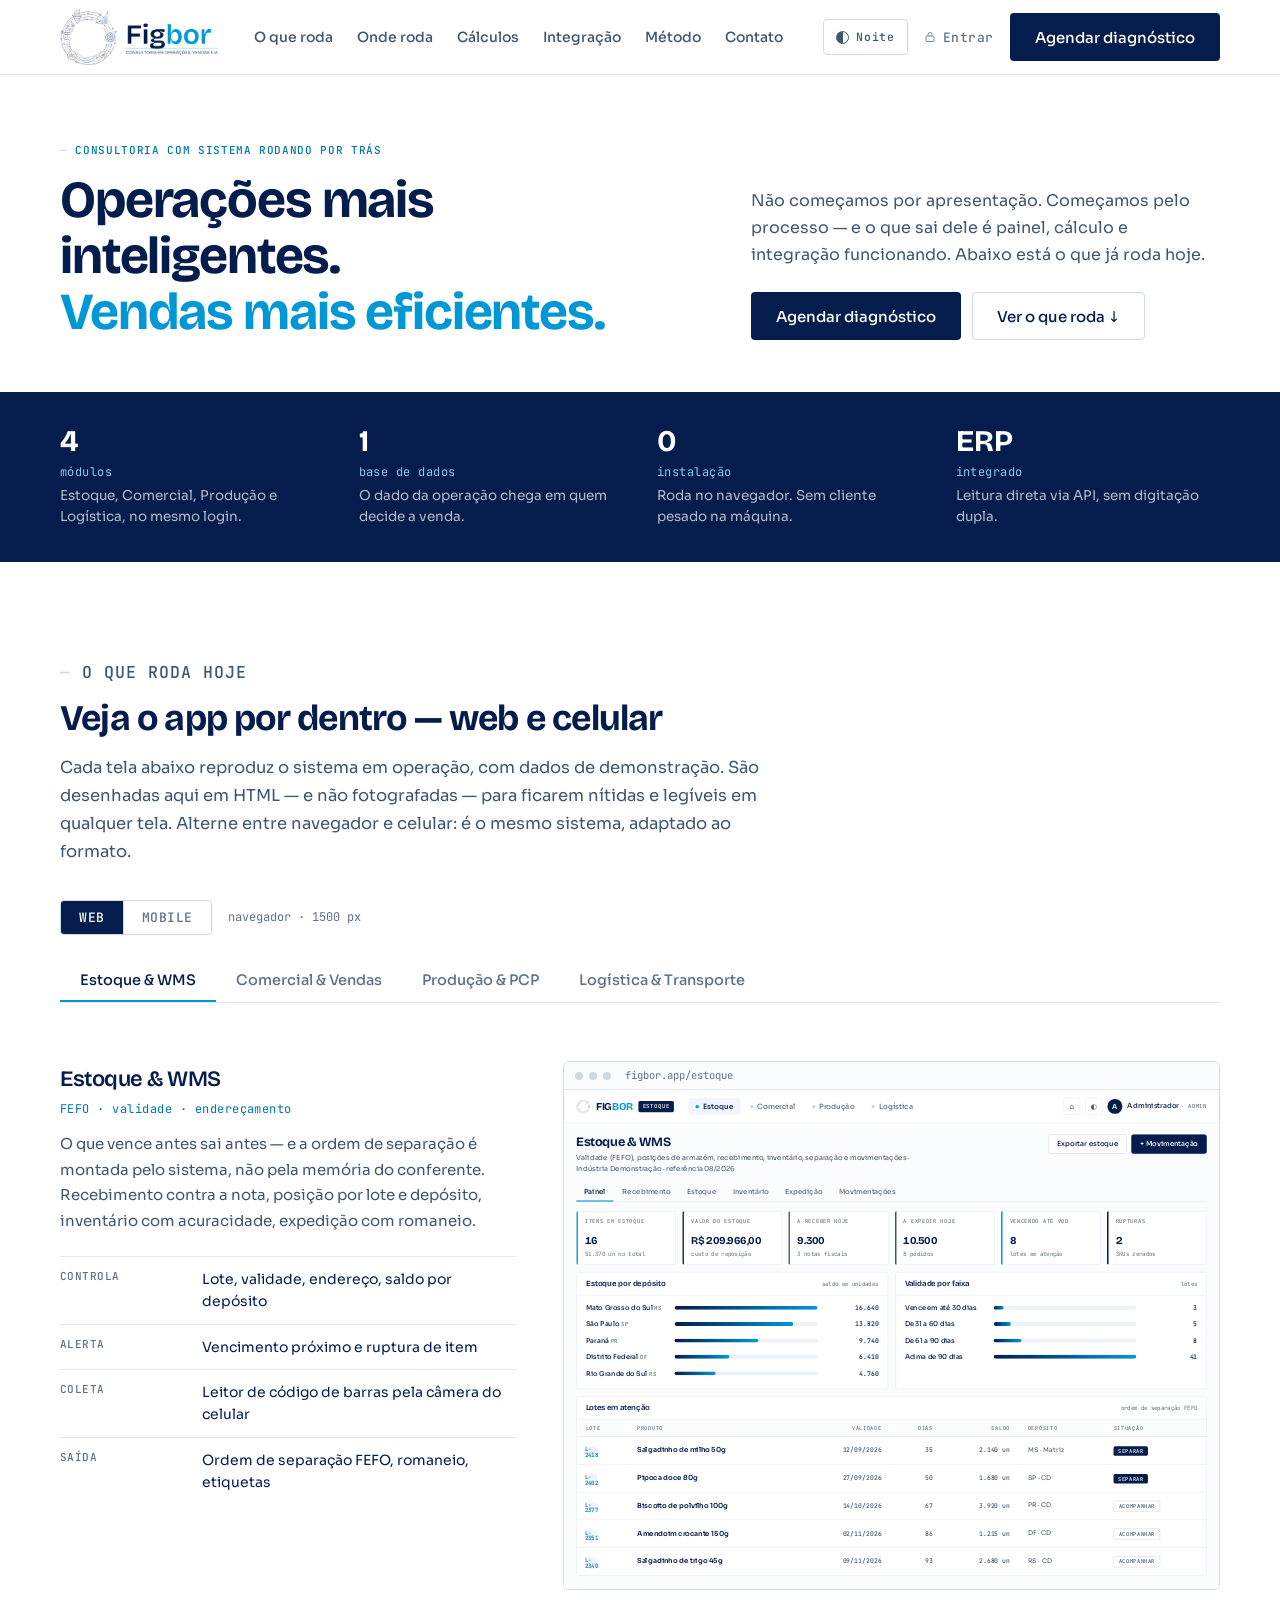
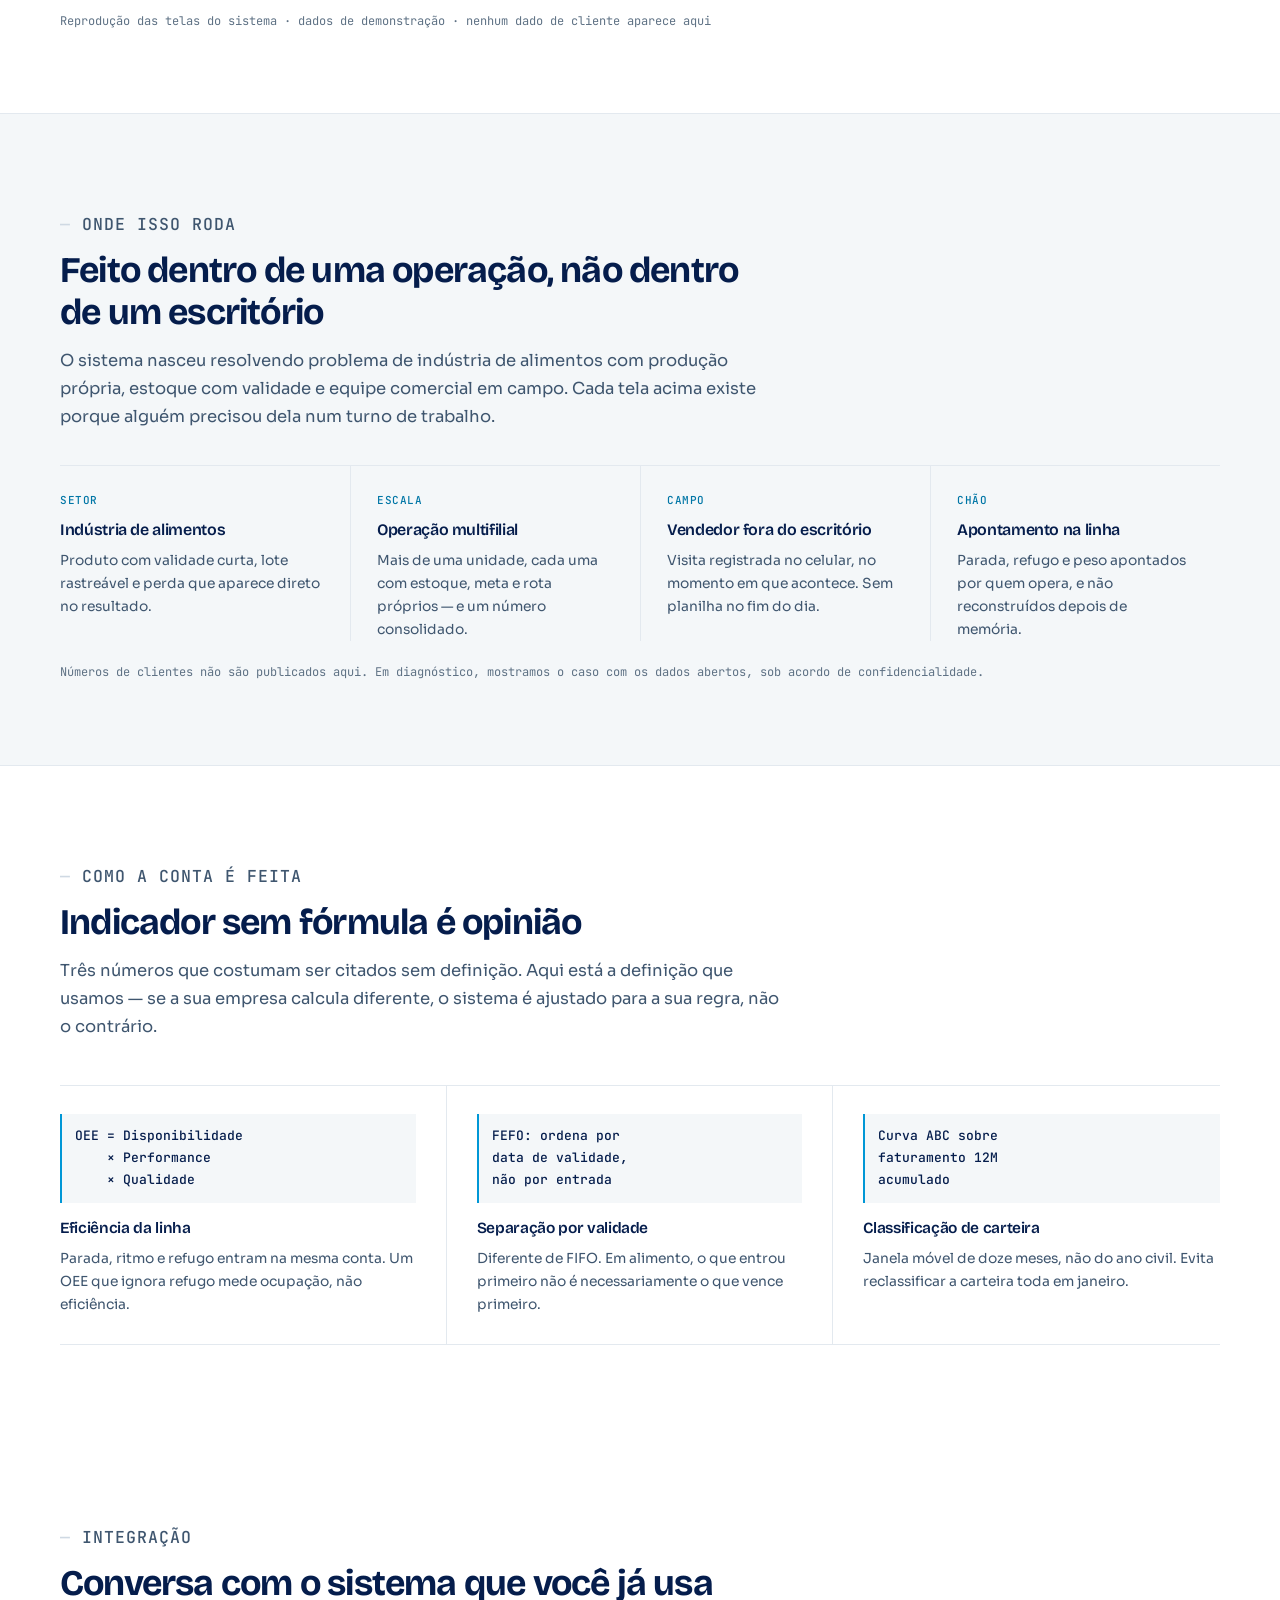
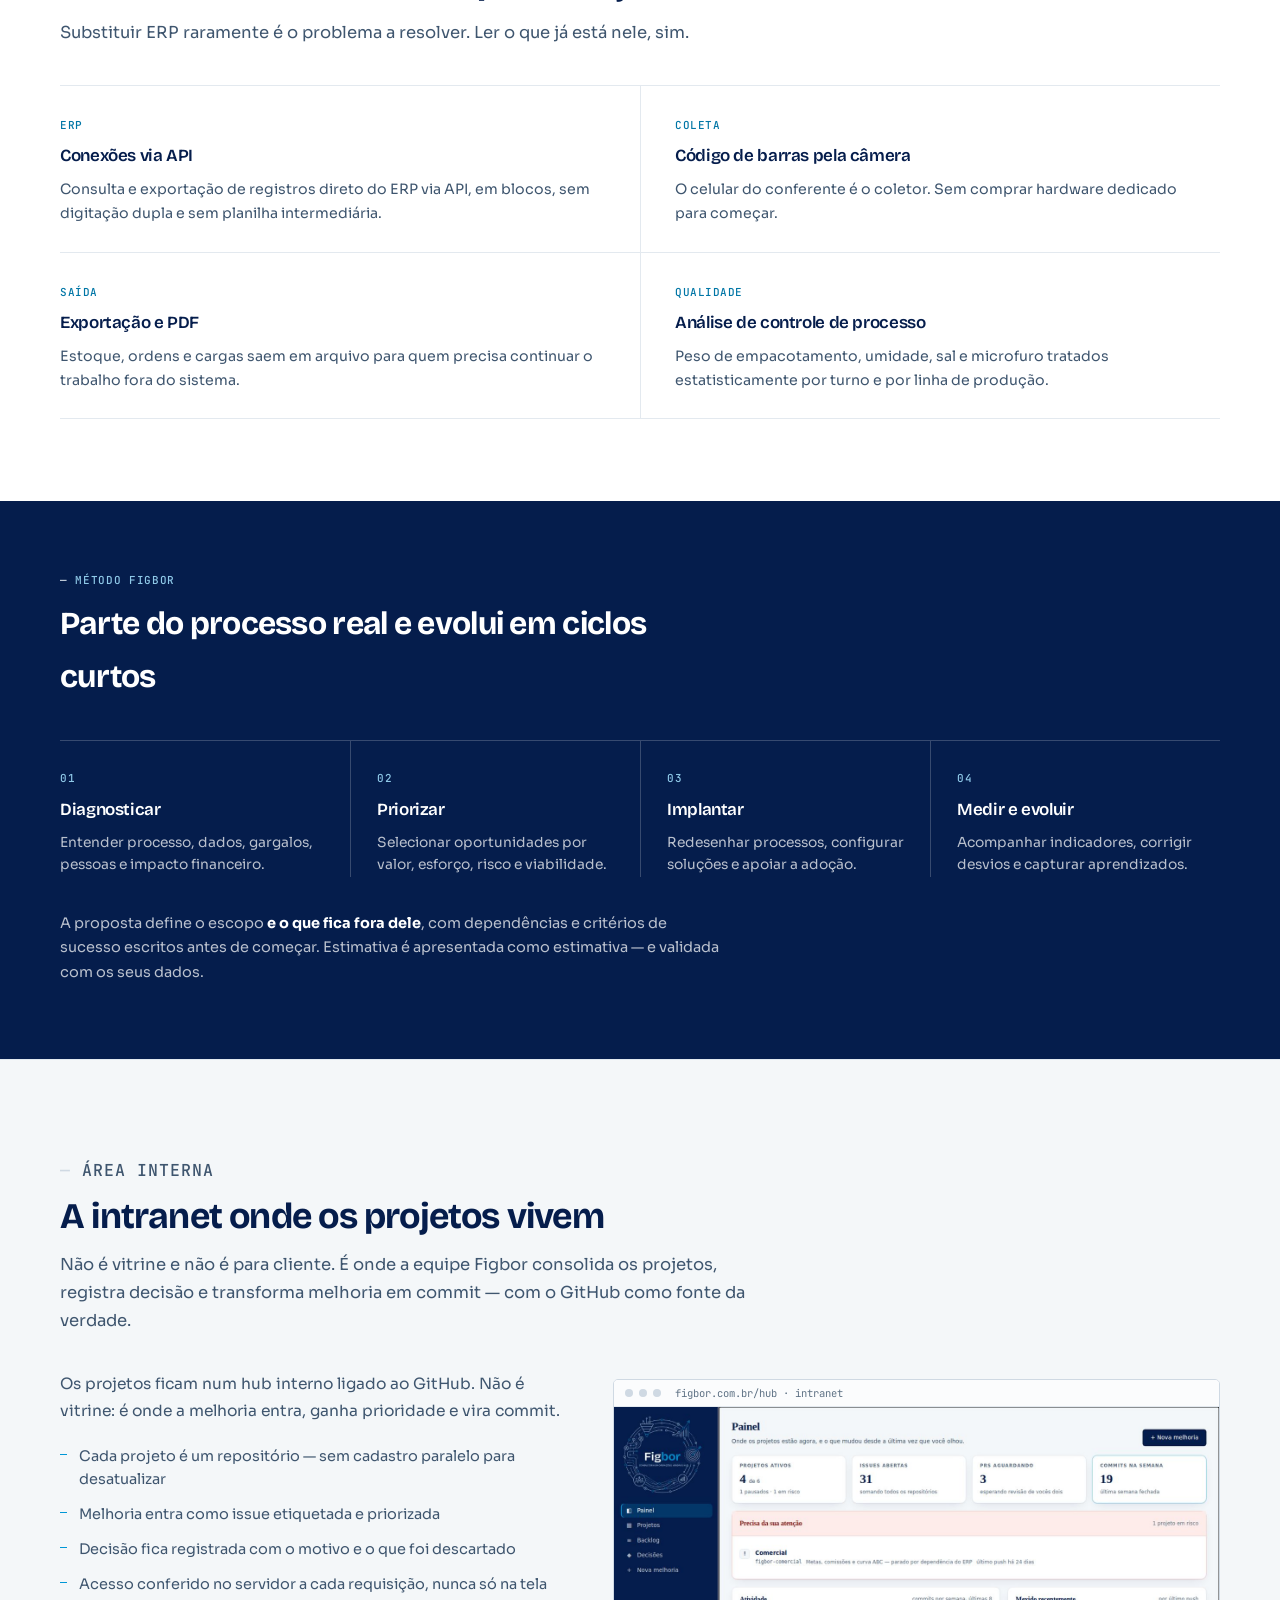
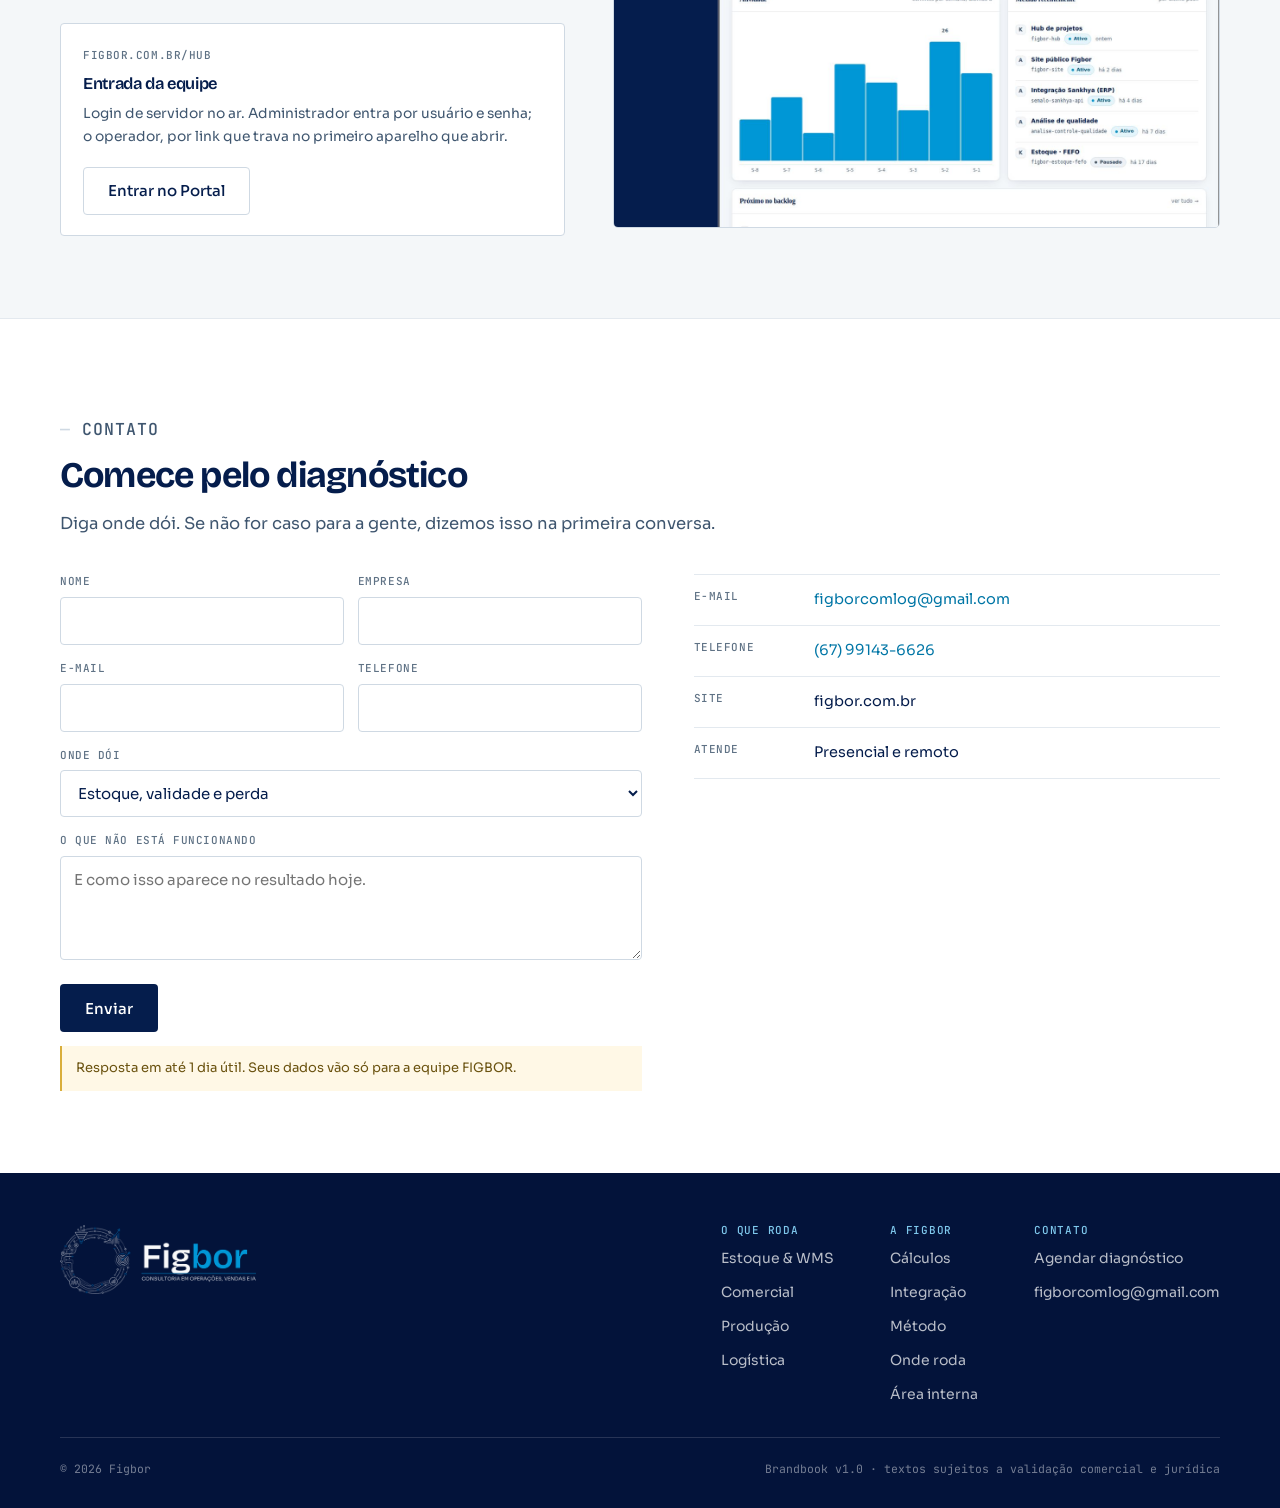
<file: index.html>
<!DOCTYPE html>
<html lang="pt-BR">
<head>
<meta charset="utf-8">
<meta name="viewport" content="width=device-width, initial-scale=1">
<title>Figbor · Consultoria em Operações, Vendas e IA</title>
<meta name="description" content="Operação, comercial e IA com sistema rodando por trás. Veja os painéis, os cálculos e as integrações antes de contratar.">
<meta name="theme-color" content="#051D4C">
<link rel="canonical" href="https://figbor.com.br/">
<!-- ícones: os arquivos oficiais do brandbook. O que estava aqui era um "F"
     desenhado à mão em SVG dentro de um data URI — cabia na aba, mas não era
     a marca. -->
<link rel="icon" href="assets/favicon.ico" sizes="any">
<link rel="icon" type="image/png" sizes="32x32" href="assets/favicon-32.png">
<link rel="apple-touch-icon" href="assets/apple-touch-icon.png">
<meta property="og:type" content="website">
<meta property="og:site_name" content="Figbor">
<meta property="og:locale" content="pt_BR">
<meta property="og:url" content="https://figbor.com.br/">
<meta property="og:title" content="Figbor · Consultoria em Operações, Vendas e IA">
<meta property="og:description" content="Consultoria com sistema rodando por trás. Veja os painéis, os cálculos e as integrações antes de contratar.">
<!-- sem og:image o link compartilhado no WhatsApp e no LinkedIn saía sem marca -->
<meta property="og:image" content="https://figbor.com.br/assets/og-figbor.png">
<meta property="og:image:width" content="1200">
<meta property="og:image:height" content="630">
<meta property="og:image:alt" content="Figbor · Consultoria em Operações, Vendas e IA">
<meta name="twitter:card" content="summary_large_image">
<meta name="twitter:image" content="https://figbor.com.br/assets/og-figbor.png">
<script type="application/ld+json">
{"@context":"https://schema.org","@type":"Organization","name":"Figbor",
"url":"https://figbor.com.br/","logo":"https://figbor.com.br/assets/figbor-logo.png",
"image":"https://figbor.com.br/assets/og-figbor.png",
"description":"Consultoria em Operações, Vendas e IA",
"areaServed":"BR","knowsAbout":["Gestão de estoque FEFO","Gestão comercial","PCP e OEE","Logística e roteirização","Integração com ERP via API"]}
</script>
<link rel="preconnect" href="https://fonts.googleapis.com">
<link rel="preconnect" href="https://fonts.gstatic.com" crossorigin>
<link href="https://fonts.googleapis.com/css2?family=Bricolage+Grotesque:opsz,wght@12..96,400;12..96,600;12..96,700&family=Sora:wght@400;500;600&family=JetBrains+Mono:wght@400;500&display=swap" rel="stylesheet">
<style>
/* ═══════════════════════════════════════════════════════════
   Figbor — site v2 · direção "técnico, mostrando produto"
   Sem cartão com sombra, sem grade genérica: régua fina,
   monoespaçada para metadado, tela sangrando na borda.
   Paleta e tipografia do Brandbook v1.0.
   ═══════════════════════════════════════════════════════════ */
:root{
  --navy:#051D4C; --navy-2:#0A2C69; --deep:#03133A;
  /* SUPERFICIE escura da marca (faixa, botao primario). Separada de --navy
     porque --navy tambem e cor de TEXTO em 36 lugares: no tema noite um so
     valor nao serve para os dois papeis — o texto sumiria no fundo. */
  --surf:#051D4C;
  --brt:rgba(255,255,255,.95);   /* barra do topo, translucida sobre o fundo */
  --ciano:#0097D6; --sinal:#0076A6;
  --ard:#3F566F; --mut:#5F7285;
  --br:#fff; --cz:#F4F7F9; --ln:#E3E9EF; --ln2:#CFD9E3;
  --tit:'Bricolage Grotesque','Segoe UI',system-ui,Arial,sans-serif;
  --txt:Sora,system-ui,-apple-system,sans-serif;
  --mono:'JetBrains Mono',ui-monospace,SFMono-Regular,Menlo,monospace;
  --max:1240px; --pd:40px;
  --acl:#8FC9E8; --acl2:#7FC8EC; --sel:#EFF5FA; --trk:#EDF2F7; --apbg:#F7F9FB;
  --sut:#FBFCFD; --gr:#E7EDF3; --fone:#0B1A33; --fone2:#2A3A55;
  --ci2:#2BADE3; --ci3:#04203F;
  --avbg:#FFF8E6; --avln:#D9AE3C; --avtx:#6B5310; --avtx2:#4A3A08;
  --pdbg:#FFF3D4; --pdln:#E8D9A8;
}
*{box-sizing:border-box}
html{scroll-behavior:smooth;-webkit-text-size-adjust:100%}
body{margin:0;background:var(--br);color:var(--navy);font-family:var(--txt);
  font-size:16px;line-height:1.65;-webkit-font-smoothing:antialiased}
h1,h2,h3,h4{font-family:var(--tit);margin:0;letter-spacing:-.022em;font-weight:700}
p{margin:0}
img{display:block;max-width:100%;height:auto}
a{color:var(--sinal);text-decoration:none}
a:hover{text-decoration:underline}
:focus-visible{outline:2px solid var(--ciano);outline-offset:3px}
.w{max-width:var(--max);margin:0 auto;padding:0 var(--pd)}
.pular{position:absolute;left:-9999px;background:var(--surf);color:#fff;padding:10px 16px;z-index:300}
.pular:focus{left:0}

/* etiqueta monoespaçada — o "sabor técnico" */
.tag{font:500 11px/1 var(--mono);letter-spacing:.06em;color:var(--sinal);text-transform:uppercase}
.tag::before{content:"— ";color:var(--ln2)}
.reg{height:1px;background:var(--ln);border:0;margin:0}

.btn{display:inline-flex;align-items:center;gap:8px;min-height:48px;padding:0 24px;
  border:1px solid transparent;border-radius:4px;font:500 15px/1 var(--txt);cursor:pointer}
.btn:hover{text-decoration:none}
.b1{background:var(--surf);color:#fff}
.b1:hover{background:var(--navy-2)}
.b2{border-color:var(--ln2);color:var(--navy)}
.b2:hover{border-color:var(--ard)}
.b3{background:var(--ciano);color:var(--ci3)}
.b3:hover{background:var(--ci2)}


/* ── v4 ───────────────────────────────────────────────────────────── */
@media(prefers-reduced-motion:reduce){
  html{scroll-behavior:auto}
  *{animation-duration:.01ms!important;transition-duration:.01ms!important}
}
/* onde isso roda — tira de contexto, sem cartão */
.ctx{display:grid;grid-template-columns:repeat(4,1fr);margin-top:34px;border-top:1px solid var(--ln)}
.ctx .u{padding:22px 26px 0 0}
.ctx .u:not(:first-child){padding-left:26px;border-left:1px solid var(--ln)}
.ctx .k{font:500 11px/1 var(--mono);letter-spacing:.05em;color:var(--sinal);text-transform:uppercase}
.ctx h4{margin-top:11px;font-size:16px;font-weight:600}
.ctx p{margin-top:7px;font-size:13.8px;line-height:1.65;color:var(--ard)}
@media(max-width:900px){
  .ctx{grid-template-columns:1fr 1fr}
  .ctx .u:nth-child(3){padding-left:0;border-left:0}
  .ctx .u:nth-child(n+3){border-top:1px solid var(--ln);margin-top:18px;padding-top:18px}
}
@media(max-width:560px){
  .ctx{grid-template-columns:1fr}
  .ctx .u{padding-left:0!important;border-left:0!important;
    border-top:1px solid var(--ln);margin-top:16px;padding-top:16px}
  .ctx .u:first-child{border-top:0;margin-top:0}
}
/* porta da intranet */
.porta{margin-top:26px;border:1px solid var(--ln2);border-radius:4px;background:var(--br);
  padding:20px 22px;display:flex;gap:18px;align-items:center;flex-wrap:wrap}
.porta .txt{flex:1 1 320px}
.porta .rt{font:500 11px/1 var(--mono);letter-spacing:.05em;color:var(--mut);text-transform:uppercase}
.porta h4{margin-top:9px;font-size:16.5px;font-weight:600}
.porta p{margin-top:6px;font-size:13.8px;line-height:1.65;color:var(--ard)}
.porta .btn{flex:0 0 auto}
.ent{display:inline-flex;align-items:center;gap:7px}
.ent svg{width:12px;height:12px;flex:0 0 auto;opacity:.85}
.nv .ent:hover{color:var(--navy);text-decoration:none}


/* ── painel nativo do módulo Comercial (no lugar da captura) ──────────
   Desenhado em HTML/CSS: nítido em qualquer tela, número nunca quebra
   no meio do milhar, e a barra é preenchida de verdade.
   Escala proporcional: o miolo tem 1180 px de projeto e é reduzido
   por transform, então nada reflui — comporta-se como uma captura. */
.ap-wrap{position:relative;overflow:hidden;width:100%;aspect-ratio:1180/960;background:var(--br)}
.ap{position:absolute;top:0;left:0;width:1180px;transform-origin:top left;background:var(--br);
  color:var(--navy);font-family:var(--txt);font-size:14px;line-height:1.5}
.ap *{box-sizing:border-box;margin:0}

.ap-top{display:flex;align-items:center;gap:26px;height:60px;padding:0 22px;
  border-bottom:1px solid var(--ln)}
.ap-lg{display:flex;align-items:center;gap:9px}
.ap-ring{width:26px;height:auto;flex:0 0 auto}
.ap-lg b{font:700 19px/1 var(--tit);letter-spacing:-.022em;color:var(--navy)}
.ap-lg b span{color:var(--ciano)}
.ap-lg em{font:500 10px/1 var(--mono);letter-spacing:.09em;text-transform:uppercase;
  color:#fff;background:var(--surf);padding:5px 8px;border-radius:3px;font-style:normal}
.ap-nav{display:flex;gap:4px}
.ap-mi{display:inline-flex;align-items:center;gap:7px;padding:8px 13px;border-radius:4px;
  font:500 13px/1 var(--txt);color:var(--mut)}
.ap-mi i{width:6px;height:6px;border-radius:50%;background:var(--ln2);flex:0 0 auto}
.ap-mi.on{background:var(--sel);color:var(--navy)}
.ap-mi.on i{background:var(--ciano)}
.ap-usr{margin-left:auto;display:flex;align-items:center;gap:9px}
.ap-ic{width:31px;height:31px;border:1px solid var(--ln);border-radius:4px;display:flex;
  align-items:center;justify-content:center;font-size:13px;color:var(--ard)}
.ap-av{width:27px;height:27px;border-radius:50%;background:var(--surf);color:#fff;
  display:flex;align-items:center;justify-content:center;font:600 12px/1 var(--txt);flex:0 0 auto}
.ap-un{font:500 12.5px/1 var(--txt);color:var(--navy);white-space:nowrap}
.ap-un em{font:500 10px/1 var(--mono);letter-spacing:.07em;color:var(--mut);font-style:normal}

.ap-bd{padding:20px 22px 24px;background:var(--sut)}
.ap-hd{display:flex;align-items:flex-start;gap:20px}
.ap-hd h4{font:700 23px/1.15 var(--tit);letter-spacing:-.022em}
.ap-hd p{margin-top:7px;font-size:12.5px;line-height:1.55;color:var(--ard);max-width:640px}
.ap-bts{margin-left:auto;flex:0 0 auto;display:flex;gap:8px}
.ap-bt{background:var(--br);border:1px solid var(--ln2);color:var(--navy);border-radius:4px;
  padding:10px 15px;font:500 12.5px/1 var(--txt);white-space:nowrap}
.ap-bt.pr{background:var(--surf);border-color:var(--surf);color:#fff}
.ap-sub{display:flex;gap:2px;margin-top:16px;border-bottom:1px solid var(--ln)}
.ap-si{padding:9px 14px;font:500 12.5px/1 var(--txt);color:var(--mut);
  border-bottom:2px solid transparent}
.ap-si.on{color:var(--navy);border-bottom-color:var(--ciano)}

.ap-kpi{display:grid;grid-template-columns:repeat(6,1fr);gap:11px;margin-top:16px}
.ap-k{background:var(--br);border:1px solid var(--ln);border-left:3px solid var(--ln2);
  border-radius:4px;padding:12px 13px}
.ap-k-ci{border-left-color:var(--ciano)}
.ap-k-nv{border-left-color:var(--navy)}
.ap-k-ar{border-left-color:var(--ard)}
.ap-kl{font:500 9.5px/1.35 var(--mono);letter-spacing:.07em;text-transform:uppercase;
  color:var(--mut);min-height:26px}
.ap-kv{margin-top:5px;font:700 19px/1.1 var(--tit);letter-spacing:-.028em;color:var(--navy);
  white-space:nowrap;font-variant-numeric:tabular-nums}
.ap-ks{margin-top:5px;font:400 10.5px/1.4 var(--mono);color:var(--mut);white-space:nowrap}

.ap-two{display:grid;grid-template-columns:1fr 1fr;gap:13px;margin-top:13px}
.ap-bx{background:var(--br);border:1px solid var(--ln);border-radius:4px;margin-top:13px}
.ap-two .ap-bx{margin-top:0}
.ap-bh{display:flex;align-items:baseline;gap:12px;padding:13px 16px;border-bottom:1px solid var(--ln)}
.ap-bh h5{font:600 14px/1 var(--tit);letter-spacing:-.015em}
.ap-bh span{margin-left:auto;font:400 10.5px/1 var(--mono);color:var(--mut);white-space:nowrap}
.ap-lst{padding:7px 16px 13px}
.ap-row{display:flex;align-items:center;gap:12px;padding:7px 0}
.ap-nm{flex:0 0 148px;font:500 12px/1.3 var(--txt);color:var(--navy)}
.ap-nm em{font:500 10px/1 var(--mono);color:var(--mut);font-style:normal;letter-spacing:.05em}
.ap-trk{flex:1 1 auto;height:7px;border-radius:99px;background:var(--trk);overflow:hidden}
.ap-trk i{display:block;height:100%;border-radius:99px;
  background:linear-gradient(90deg,var(--navy),var(--ciano))}
.ap-vl{flex:0 0 auto;min-width:98px;text-align:right;font:500 11.5px/1 var(--mono);
  color:var(--navy);font-variant-numeric:tabular-nums;white-space:nowrap}

.ap-tb{width:100%;border-collapse:collapse}
.ap-tb th{padding:10px 16px;text-align:left;font:500 9.5px/1 var(--mono);letter-spacing:.07em;
  text-transform:uppercase;color:var(--mut);border-bottom:1px solid var(--ln);
  background:var(--sut);white-space:nowrap}
.ap-tb td{padding:11px 16px;border-bottom:1px solid var(--ln);vertical-align:middle}
.ap-tb tbody tr:last-child td{border-bottom:0}
.ap-tb .ap-nu{text-align:right;font:500 11.5px/1 var(--mono);
  font-variant-numeric:tabular-nums;white-space:nowrap;color:var(--ard)}
.ap-tb th.ap-nu{text-align:right;font:500 9.5px/1 var(--mono);letter-spacing:.07em;
  text-transform:uppercase;color:var(--mut)}
.ap-tb .ap-fo{color:var(--navy)}
.ap-po{display:inline-flex;width:21px;height:21px;border-radius:4px;background:var(--sel);
  color:var(--sinal);align-items:center;justify-content:center;font:500 10.5px/1 var(--mono)}
.ap-cl{font:600 12.5px/1.3 var(--txt);white-space:nowrap}
.ap-ct{font:400 11.5px/1 var(--txt);color:var(--ard);white-space:nowrap}
.ap-cv{display:inline-block;padding:4px 8px;border-radius:3px;font:500 9.5px/1 var(--mono);
  letter-spacing:.06em;text-transform:uppercase}
.ap-cv-a{background:var(--surf);color:#fff}
.ap-cv-b{background:var(--br);border:1px solid var(--ln2);color:var(--ard)}


/* ── painel nativo, versão celular (390 × 844 de projeto) ─────────────
   Abas em linha única com esmaecimento à direita: era o empilhamento
   delas que atropelava os botões na captura antiga. */
.am-wrap{position:relative;overflow:hidden;width:100%;aspect-ratio:390/844;background:var(--br)}
.am{position:absolute;top:0;left:0;width:390px;height:844px;transform-origin:top left;
  background:var(--apbg);color:var(--navy);font-family:var(--txt);font-size:13px;
  line-height:1.5;overflow:hidden}
.am *{box-sizing:border-box;margin:0}

.am-top{display:flex;align-items:center;gap:8px;height:50px;padding:0 14px;
  background:var(--br);border-bottom:1px solid var(--ln)}
.am-top .ap-ring{width:21px;height:auto;flex:0 0 auto}
.am-top b{font:700 16px/1 var(--tit);letter-spacing:-.022em;color:var(--navy)}
.am-top b span{color:var(--ciano)}
.am-top em{font:500 8.5px/1 var(--mono);letter-spacing:.09em;text-transform:uppercase;
  color:#fff;background:var(--surf);padding:4px 6px;border-radius:3px;font-style:normal}
.am-av{margin-left:auto;width:25px;height:25px;border-radius:50%;background:var(--surf);
  color:#fff;display:flex;align-items:center;justify-content:center;font:600 11px/1 var(--txt)}

.am-bd{padding:14px 14px 70px}
.am-bd h4{font:700 17px/1.2 var(--tit);letter-spacing:-.022em}
.am-ds{margin-top:6px;font-size:10.8px;line-height:1.5;color:var(--ard)}
.am-bts{display:flex;gap:7px;margin-top:11px}
.am-bt{border:1px solid var(--ln2);background:var(--br);border-radius:4px;padding:8px 11px;
  font:500 11px/1 var(--txt);color:var(--navy);white-space:nowrap}
.am-bt.pr{background:var(--surf);border-color:var(--surf);color:#fff}
.am-sub{position:relative;display:flex;gap:3px;margin-top:12px;overflow:hidden;
  border-bottom:1px solid var(--ln)}
.am-sub::after{content:"";position:absolute;right:0;top:0;bottom:0;width:30px;
  background:linear-gradient(90deg,rgba(247,249,251,0),var(--apbg))}
.am-si{padding:7px 9px;font:500 11px/1 var(--txt);color:var(--mut);white-space:nowrap;
  border-bottom:2px solid transparent;flex:0 0 auto}
.am-si.on{color:var(--navy);border-bottom-color:var(--ciano)}

.am-kpi{display:grid;grid-template-columns:1fr 1fr;gap:8px;margin-top:12px}
.am-k{background:var(--br);border:1px solid var(--ln);border-left:3px solid var(--ln2);
  border-radius:4px;padding:9px 10px}
.am-k-ci{border-left-color:var(--ciano)}
.am-k-nv{border-left-color:var(--navy)}
.am-k-ar{border-left-color:var(--ard)}
.am-kl{font:500 8.5px/1.35 var(--mono);letter-spacing:.06em;text-transform:uppercase;
  color:var(--mut);min-height:23px}
.am-kv{margin-top:4px;font:700 15.5px/1.1 var(--tit);letter-spacing:-.028em;color:var(--navy);
  white-space:nowrap;font-variant-numeric:tabular-nums}
.am-ks{margin-top:4px;font:400 8.5px/1.4 var(--mono);color:var(--mut)}

.am-bx{background:var(--br);border:1px solid var(--ln);border-radius:4px;margin-top:12px}
.am-bh{display:flex;align-items:baseline;gap:10px;padding:11px 12px;border-bottom:1px solid var(--ln)}
.am-bh h5{font:600 12.5px/1 var(--tit);letter-spacing:-.015em}
.am-bh span{margin-left:auto;font:400 9px/1 var(--mono);color:var(--mut);white-space:nowrap}
.am-lst{padding:5px 12px 10px}
.am-lst .ap-row{display:flex;align-items:center;gap:9px;padding:6px 0}
.am-nm{flex:0 0 106px;font:500 10.5px/1.25 var(--txt);color:var(--navy)}
.am-nm em{font:500 9px/1 var(--mono);color:var(--mut);font-style:normal;letter-spacing:.05em}
.am-trk{flex:1 1 auto;height:6px;border-radius:99px;background:var(--trk);overflow:hidden}
.am-trk i{display:block;height:100%;border-radius:99px;
  background:linear-gradient(90deg,var(--navy),var(--ciano))}
.am-vl{flex:0 0 auto;min-width:80px;text-align:right;font:500 10px/1 var(--mono);
  color:var(--navy);font-variant-numeric:tabular-nums;white-space:nowrap}

.am-nav{position:absolute;left:0;right:0;bottom:0;height:56px;background:var(--br);
  border-top:1px solid var(--ln);display:flex;align-items:center}
.am-ni{flex:1 1 0;display:flex;flex-direction:column;align-items:center;gap:6px;
  font:500 9.5px/1 var(--mono);letter-spacing:.04em;color:var(--mut)}
.am-ni i{width:15px;height:15px;border-radius:4px;background:var(--gr)}
.am-ni.on{color:var(--navy)}
.am-ni.on i{background:var(--ciano)}


/* ── marca desenhada em SVG: nítida em qualquer tamanho, e acompanha
      a troca para preto e branco (o bitmap do brandbook não acompanha) ── */
/* ── a marca ───────────────────────────────────────────────────────────
   A marca é ARTE, não desenho. O símbolo da Figbor é um anel de line-art
   com funil, gráfico de barras, alvo com flecha e pessoas; o que estava
   aqui antes eram dois <circle> imitando um anel — parecido de longe,
   errado de perto. Agora entra o arquivo oficial do brandbook.

   São PNG porque NÃO EXISTE SVG da marca (o BRANDBOOK_FIGBOR_v1.pdf só
   traz bitmap). O negativo (branco + ciano, para fundo escuro) foi
   derivado do mesmo arquivo, respeitando a paleta oficial.

   Cada marca vem em DUAS imagens, dia e noite, e o CSS mostra uma. Vêm
   juntas de propósito: trocar o src na hora do clique faria a marca
   sumir por um instante em toda troca de tema. */
.dia-art{display:block}
.neg-art{display:none}
html.noite .dia-art{display:none}
html.noite .neg-art{display:block}
.mk{display:inline-flex;align-items:center;text-decoration:none}
.mk:hover{text-decoration:none}
.mk img{height:auto;width:100%}
/* o rodapé é escuro nos DOIS temas (--deep), então lá vale sempre o negativo */
footer .mk .dia-art{display:none}
footer .mk .neg-art{display:block}


/* ── tema NOITE ────────────────────────────────────────────────────────
   Não é filtro em cima da página: é a mesma folha de estilo com outra
   paleta, para o contraste continuar sob controle.

   O ponto delicado: --navy é cor de TEXTO em 36 lugares e era fundo em
   outros 14. Aqui ele clareia (vira texto sobre fundo escuro), enquanto
   --surf continua escuro — é a superfície da marca, a faixa e o botão
   primário, que trazem texto branco cravado no CSS.

   O ciano da marca sobe de #0097D6 para #2BADE3: sobre fundo escuro o tom
   original fica pesado, e o contraste do brandbook foi calibrado para
   texto sobre BRANCO. */
html.noite{
  color-scheme:dark;
  --navy:#E7EEF7; --navy-2:#C4D6EC; --deep:#03070E;
  --surf:#123A63;
  --ciano:#2BADE3; --sinal:#7FC8EC;
  --ard:#C2D2E4; --mut:#8DA2BA;
  --br:#07172B; --brt:rgba(7,23,43,.92);
  --cz:#0B2038; --ln:#173250; --ln2:#22456B;
  /* --acl são os rótulos pequenos DENTRO da faixa escura (módulos, 01..04).
     Em #3E86B8 sobre a faixa davam 2,93:1 — abaixo de qualquer mínimo. */
  --acl:#A8CFEC; --acl2:#C2DEF3; --sel:#122C49; --trk:#173250;
  --apbg:#0B2038; --sut:#0A1B30; --gr:#173250;
  --fone:#E7EEF7; --fone2:#B4C7DC;
  --ci2:#4FC3F7; --ci3:#03203C;
  --avbg:#2A2413; --avln:#7A6320; --avtx:#EBDCA8; --avtx2:#F5EBC9;
  --pdbg:#231F12; --pdln:#5C4E22;
}
/* (a marca no tema escuro é resolvida trocando a ARTE, no bloco ".dia-art /
   .neg-art" acima — clarear o traço de um desenho não servia mais) */

/* botão de troca */
.pb-bt{display:inline-flex;align-items:center;gap:7px;height:36px;padding:0 12px;
  border:1px solid var(--ln2);background:none;border-radius:4px;cursor:pointer;
  font:500 11.5px/1 var(--mono);letter-spacing:.06em;color:var(--ard)}
.pb-bt:hover{border-color:var(--ard);color:var(--navy)}
.pb-bt .ic{width:13px;height:13px;border-radius:50%;border:1.5px solid currentColor;
  background:linear-gradient(90deg,currentColor 0 50%,transparent 50% 100%)}
.pb-bt[aria-pressed="true"]{background:var(--surf);border-color:var(--surf);color:#fff}
@media(max-width:900px){.pb-bt .tx{display:none}.pb-bt{padding:0 10px}}

/* ── cabeçalho ── */
header{position:sticky;top:0;z-index:100;background:var(--brt);
  backdrop-filter:blur(10px);border-bottom:1px solid var(--ln)}
.nv{display:flex;align-items:center;gap:28px;height:74px}
/* o lockup traz o símbolo, a palavra e a assinatura numa peça só: a largura
   é o que define o tamanho, e a altura vem do arquivo (440x155) */
.nv .lg{width:158px;flex:0 0 auto}
.nv nav{display:flex;gap:24px;margin-left:8px}
.nv nav a{font:500 14px/1 var(--txt);color:var(--ard)}
.nv nav a:hover{color:var(--navy);text-decoration:none}
.nv .dir{margin-left:auto;display:flex;align-items:center;gap:16px}
.nv .ent{font:500 13px/1 var(--mono);color:var(--mut);letter-spacing:.04em}
/* 44x44 é o alvo mínimo de toque (Apple HIG). A 42 px, colado na borda, o
   botão mais crítico do celular erra o dedo de vez em quando — e quem erra
   duas vezes conclui que "não funciona". */
.bg{display:none;width:44px;height:44px;border:1px solid var(--ln2);background:none;
  border-radius:4px;font-size:18px;color:var(--navy);cursor:pointer}
/* menu móvel: a lista rola se não couber (celular baixo, teclado aberto ou
   texto ampliado), em vez de empurrar o botão para fora da tela */
.mm{display:none;border-top:1px solid var(--ln);padding:6px var(--pd) 20px;
  background:var(--br);max-height:calc(100vh - 74px);overflow-y:auto;overscroll-behavior:contain}
.mm.on{display:block}
.mm a{display:block;padding:14px 0;border-bottom:1px solid var(--ln);font:500 16px/1 var(--txt);color:var(--navy)}
.mm a:last-child{border-bottom:0}
/* o último link da lista ("Contato") deixou de ser o último filho quando o
   rodapé de botões entrou: sem esta linha ficavam DOIS riscos paralelos a 18px
   um do outro — o dele e o do .mm-pe. */
.mm > a:last-of-type{border-bottom:0}
/* o rodapé do menu: os dois botões empilhados, com ar entre eles e a lista */
.mm-pe{display:flex;flex-direction:column;gap:10px;margin-top:18px;padding-top:18px;
  border-top:1px solid var(--ln)}
/* ".mm a" tem especificidade maior que ".mm-ent" e impunha display:block —
   com isso o gap do flex não valia e o cadeado ficava colado no texto.
   O "border:1px solid transparent" repõe a MOLDURA INTEIRA: zerar só o
   border-bottom (para matar o risco divisor da lista) deixava o botão de
   contorno com três lados — uma caixa aberta embaixo, feia de longe. */
.mm-pe a.btn{display:inline-flex;align-items:center;justify-content:center;
  width:100%;gap:8px;padding:14px 18px;border:1px solid transparent}
.mm-pe a.btn svg{width:14px;height:14px;flex:0 0 auto}
/* a COR também precisa vencer o ".mm a": sem estas duas linhas o texto do botão
   primário fica marinho sobre marinho — some por completo. */
.mm-pe a.b1{color:#fff}
.mm-pe a.b2{color:var(--navy);border-color:var(--ln2)}

/* ── hero: claim curto + tela real sangrando ── */
.hero{padding:70px 0 26px;overflow:hidden}
.hero .cima{display:grid;grid-template-columns:1.15fr .85fr;gap:56px;align-items:end;padding-bottom:26px}
.hero h1{font-size:clamp(32px,4.4vw,52px);line-height:1.08;margin-top:16px}
.hero h1 .c{color:var(--ciano)}
.hero .dir p{font-size:16px;line-height:1.7;color:var(--ard)}
.hero .ct{display:flex;gap:11px;margin-top:24px;flex-wrap:wrap}
.tela-sangra{position:relative;border-top:1px solid var(--ln);background:var(--cz);padding-top:46px}
.tela-sangra .cx{margin-left:max(var(--pd),calc((100vw - var(--max))/2 + var(--pd)));
  margin-right:0}
.tela-sangra .moldura{width:calc(100% + 120px);max-width:none}
@media(max-width:1040px){.tela-sangra .moldura{width:100%}}
.moldura{border:1px solid var(--ln2);border-bottom:0;border-radius:6px 6px 0 0;overflow:hidden;
  background:var(--br);box-shadow:0 -1px 0 #fff inset}
.moldura .barra{display:flex;align-items:center;gap:7px;padding:9px 13px;border-bottom:1px solid var(--ln);
  background:var(--sut)}
.moldura .barra i{width:9px;height:9px;border-radius:50%;background:var(--ln2);display:block}
.moldura .barra span{margin-left:9px;font:400 11px/1 var(--mono);color:var(--mut)}
.moldura img{width:100%}

/* ── faixa de dados ── */
.faixa{background:var(--surf);color:#fff;padding:34px 0}
.faixa .g{display:grid;grid-template-columns:repeat(4,1fr);gap:34px}
.faixa .it b{display:block;font:700 30px/1 var(--tit);color:#fff}
.faixa .it span{display:block;margin-top:7px;font:400 12px/1.5 var(--mono);
  letter-spacing:.04em;color:var(--acl)}
.faixa .it p{margin-top:5px;font-size:13.5px;color:rgba(255,255,255,.7);line-height:1.55}

/* ── seções ── */
.s{padding:82px 0}
.s-cz{background:var(--cz);border-top:1px solid var(--ln);border-bottom:1px solid var(--ln)}
.cab{max-width:720px}
.cab h2{font-size:clamp(26px,3.3vw,36px);line-height:1.15;margin-top:12px}
.cab p{margin-top:14px;font-size:16.5px;line-height:1.7;color:var(--ard)}

/* ── visor de módulos (abas) ── */
.abas{display:flex;gap:0;margin-top:38px;border-bottom:1px solid var(--ln);overflow-x:auto}
.abas button{appearance:none;background:none;border:0;border-bottom:2px solid transparent;
  padding:14px 20px 13px;font:500 14.5px/1 var(--txt);color:var(--mut);cursor:pointer;white-space:nowrap}
.abas button:hover{color:var(--navy)}
.abas button[aria-selected="true"]{color:var(--navy);border-bottom-color:var(--ciano)}
.pan{padding-top:30px}
.pan[hidden]{display:none}
.pan .linha{display:grid;grid-template-columns:.85fr 1.15fr;gap:44px;align-items:start}
.pan h3{font-size:22px;font-weight:600}
.pan .sub{margin-top:5px;font:400 12px/1 var(--mono);color:var(--sinal);letter-spacing:.04em}
.pan .desc{margin-top:16px;font-size:15px;line-height:1.72;color:var(--ard)}
.dl{margin:22px 0 0}
.dl div{display:flex;gap:14px;padding:11px 0;border-top:1px solid var(--ln)}
.dl dt{flex:0 0 128px;font:500 11px/1.5 var(--mono);letter-spacing:.04em;color:var(--mut);text-transform:uppercase}
.dl dd{margin:0;font-size:14px;line-height:1.6;color:var(--navy)}
.shot{border:1px solid var(--ln2);border-radius:5px;overflow:hidden;background:var(--br)}
.shot .barra{display:flex;align-items:center;gap:6px;padding:8px 11px;border-bottom:1px solid var(--ln);background:var(--sut)}
.shot .barra i{width:8px;height:8px;border-radius:50%;background:var(--ln2)}
.shot .barra span{margin-left:8px;font:400 10.5px/1 var(--mono);color:var(--mut)}
.nota-demo{margin-top:11px;font:400 12px/1.6 var(--mono);color:var(--mut)}


/* ── visor de apps: alternância web / mobile ── */
.ctrl{display:flex;align-items:center;gap:16px;flex-wrap:wrap;margin-top:34px}
.seg{display:inline-flex;border:1px solid var(--ln2);border-radius:4px;overflow:hidden}
.seg button{appearance:none;background:var(--br);border:0;padding:10px 18px;
  font:500 13px/1 var(--mono);letter-spacing:.04em;color:var(--mut);cursor:pointer;text-transform:uppercase}
.seg button+button{border-left:1px solid var(--ln2)}
.seg button[aria-pressed="true"]{background:var(--surf);color:#fff}
.ctrl .dica{font:400 12px/1.5 var(--mono);color:var(--mut)}

.palco{display:grid;grid-template-columns:.82fr 1.18fr;gap:46px;align-items:start;padding-top:28px}
.palco.mob{grid-template-columns:.9fr 1.1fr}
.vitrine{display:flex;justify-content:center;align-items:flex-start;min-height:300px}

/* moldura de navegador */
.fr-web{width:100%;border:1px solid var(--ln2);border-radius:6px;overflow:hidden;background:var(--br)}
.fr-web .tb{display:flex;align-items:center;gap:6px;padding:8px 11px;
  border-bottom:1px solid var(--ln);background:var(--sut)}
.fr-web .tb i{width:8px;height:8px;border-radius:50%;background:var(--ln2);flex:0 0 auto}
.fr-web .tb span{margin-left:8px;font:400 10.5px/1 var(--mono);color:var(--mut);
  overflow:hidden;text-overflow:ellipsis;white-space:nowrap}
/* ">" de propósito: a regra vale para a CAPTURA que preenche a moldura, não
   para toda imagem lá dentro. Sem isso ela alcançava o selo da marca no topo
   do painel falso e o esticava até a largura da tela fingida — e, pior,
   forçava display:block nos dois temas ao mesmo tempo. */
.fr-web > img{width:100%;display:block}

/* moldura de celular */
.fr-mob{width:290px;max-width:100%;border:9px solid var(--fone);border-radius:34px;
  background:var(--fone);overflow:hidden;position:relative;
  box-shadow:0 18px 40px -20px rgba(5,29,76,.4)}
.fr-mob::before{content:"";position:absolute;top:7px;left:50%;transform:translateX(-50%);
  width:74px;height:5px;border-radius:99px;background:var(--fone2);z-index:3}
.fr-mob > img{width:100%;display:block;border-radius:26px;background:var(--br)}
.fr-mob .am-wrap{border-radius:26px;background:var(--br)}

.vis-oculto{display:none}
@media(max-width:1040px){
  .palco,.palco.mob{grid-template-columns:1fr;gap:26px}
  .vitrine{order:-1}
}

/* ── cálculo em destaque ── */
.calc{margin-top:44px;border-top:1px solid var(--ln);border-bottom:1px solid var(--ln);
  display:grid;grid-template-columns:repeat(3,1fr)}
.calc .c{padding:28px 30px 28px 0;border-right:1px solid var(--ln)}
.calc .c:last-child{border-right:0;padding-right:0}
.calc .c:not(:first-child){padding-left:30px}
.calc code{display:block;font:500 13px/1.7 var(--mono);color:var(--navy);
  background:var(--cz);border-left:2px solid var(--ciano);padding:11px 13px;margin-bottom:13px}
.calc h4{font-size:15.5px;font-weight:600}
.calc p{margin-top:7px;font-size:13.8px;line-height:1.65;color:var(--ard)}

/* ── integração ── */
.int{display:grid;grid-template-columns:repeat(2,1fr);gap:0;margin-top:38px;
  border-top:1px solid var(--ln)}
.int .i{padding:26px 34px 26px 0;border-bottom:1px solid var(--ln)}
.int .i:nth-child(2n){padding-left:34px;border-left:1px solid var(--ln)}
.int .i .k{font:500 11px/1 var(--mono);letter-spacing:.05em;color:var(--sinal);text-transform:uppercase}
.int .i h4{margin-top:11px;font-size:17px;font-weight:600}
.int .i p{margin-top:8px;font-size:14.2px;line-height:1.68;color:var(--ard)}

/* ── método: tira horizontal, não cartões ── */
.met{display:grid;grid-template-columns:repeat(4,1fr);margin-top:36px;
  border-top:1px solid rgba(255,255,255,.2)}
.met .p{padding:24px 26px 0 0}
.met .p:not(:first-child){padding-left:26px;border-left:1px solid rgba(255,255,255,.2)}
.met .n{font:500 11px/1 var(--mono);color:var(--acl);letter-spacing:.06em}
.met h4{margin-top:12px;font-size:17px;font-weight:600;color:#fff}
.met p{margin-top:8px;font-size:13.8px;line-height:1.62;color:rgba(255,255,255,.72)}

/* ── hub ── */
.hub{display:grid;grid-template-columns:1fr 1.2fr;gap:48px;align-items:center;margin-top:36px}
.hub ul{list-style:none;margin:20px 0 0;padding:0}
.hub li{position:relative;padding-left:19px;margin-top:11px;font-size:14.5px;line-height:1.65;color:var(--ard)}
.hub li::before{content:"";position:absolute;left:0;top:9px;width:7px;height:1px;background:var(--ciano)}

/* ── contato ── */
.ct-g{display:grid;grid-template-columns:1.05fr .95fr;gap:52px;margin-top:36px;align-items:start}
.cp{margin-bottom:16px}
.cp label{display:block;font:500 11px/1.4 var(--mono);letter-spacing:.05em;
  color:var(--mut);text-transform:uppercase;margin-bottom:7px}
input,textarea,select{width:100%;padding:12px 13px;border:1px solid var(--ln2);border-radius:4px;
  font:400 15px/1.5 var(--txt);color:var(--navy);background:var(--br)}
textarea{min-height:104px;resize:vertical}
.d2{display:grid;grid-template-columns:1fr 1fr;gap:14px}
.av{margin-top:14px;padding:12px 14px;background:var(--avbg);border-left:2px solid var(--avln);
  font:400 13px/1.6 var(--txt);color:var(--avtx)}
.av b{color:var(--avtx2)}
.dados dl{margin:0;border-top:1px solid var(--ln)}
.dados .r{display:flex;gap:16px;padding:13px 0;border-bottom:1px solid var(--ln)}
.dados dt{flex:0 0 104px;font:500 11px/1.6 var(--mono);letter-spacing:.05em;color:var(--mut);text-transform:uppercase}
.dados dd{margin:0;font-size:14.5px}
.pd{display:inline-block;padding:1px 7px;background:var(--pdbg);border:1px solid var(--pdln);
  border-radius:3px;font:500 11.5px/1.6 var(--mono);color:var(--avtx)}

/* ── rodapé ── */
footer{background:var(--deep);color:rgba(255,255,255,.7);padding:52px 0 30px}
.ft{display:flex;justify-content:space-between;gap:40px;flex-wrap:wrap;
  padding-bottom:30px;border-bottom:1px solid rgba(255,255,255,.14)}
/* o lockup do rodapé já traz "CONSULTORIA EM OPERAÇÕES, VENDAS E IA" impresso
   na arte: a linha de texto que repetia isso embaixo saiu */
.ft .mk{width:196px}
.fc{display:flex;gap:56px;flex-wrap:wrap}
.fc div h5{margin:0;font:500 11px/1 var(--mono);letter-spacing:.07em;color:var(--acl2);text-transform:uppercase}
.fc div a,.fc div span{display:block;margin-top:11px;font-size:14px;color:rgba(255,255,255,.72)}
.fc div a:hover{color:#fff;text-decoration:none}
.fb{padding-top:22px;display:flex;justify-content:space-between;gap:18px;flex-wrap:wrap;
  font:400 11.5px/1.6 var(--mono);color:rgba(255,255,255,.45)}

@media(max-width:1040px){
  .hero .cima{grid-template-columns:1fr;gap:26px;align-items:start}
  .nv nav{display:none}
  /* O ENTRAR FICA NA BARRA. Ele estava escondido junto com o menu: no celular
     a barra do topo é o único lugar onde se procura a porta de entrada, e sem
     ele o sistema ficava atrás de um menu sanduíche que ninguém abre para
     "entrar". Aqui ele deixa de ser link discreto e vira botão de contorno. */
  .nv .ent{height:36px;padding:0 12px;border:1px solid var(--ln2);border-radius:4px;
    color:var(--navy);gap:6px}
  .nv .ent svg{opacity:1}
  .bg{display:inline-flex;align-items:center;justify-content:center}
  .faixa .g{grid-template-columns:1fr 1fr;gap:26px}
  .pan .linha,.hub,.ct-g{grid-template-columns:1fr;gap:28px}
  .calc,.met{grid-template-columns:1fr}
  .calc .c,.met .p{border-right:0;border-left:0!important;padding:22px 0}
  .calc .c{border-bottom:1px solid var(--ln)}
  .calc .c:last-child{border-bottom:0}
  .met .p{border-top:1px solid rgba(255,255,255,.2)}
  .int{grid-template-columns:1fr}
  .int .i{padding:22px 0!important;border-left:0!important}
}
@media(max-width:640px){
  :root{--pd:20px}
  .s{padding:56px 0}
  .d2{grid-template-columns:1fr}
  /* a barra do celular carrega marca + tema + ENTRAR + menu: sem apertar a
     folga e a marca, o ENTRAR era o que sobrava para fora da tela */
  .nv{gap:12px}
  .nv .lg{width:126px;margin-right:0}
  .nv .dir{gap:10px}
  .nv .dir .btn{display:none}          /* CTA sai do topo: já está no herói e no menu */
  .faixa .g{grid-template-columns:1fr}
  .dl div{flex-direction:column;gap:4px}
  .dl dt{flex:none}
  .hero .ct .btn{width:100%;justify-content:center}
}
/* Aparelhos estreitos (360 e 320 px ainda são comuns no chão de fábrica).
   A conta da barra é implacável: marca + tema + ENTRAR + menu + as folgas
   precisam caber na largura útil. Aqui tudo encolhe junto para que o ENTRAR
   continue com a palavra escrita — um cadeado sozinho ninguém reconhece. */
@media(max-width:400px){
  :root{--pd:14px}
  .nv{gap:8px}
  .nv .lg{width:100px}
  .nv .dir{gap:8px}
  .pb-bt{padding:0 8px}
  .nv .ent{padding:0 9px;font-size:12px;letter-spacing:.02em}
}
</style>
</head>
<body>
<a class="pular" href="#main">Pular para o conteúdo</a>

<header>
  <div class="w nv">
    <a class="mk lg" href="#top" aria-label="Figbor · página inicial"><img class="dia-art" src="assets/figbor-logo.png" width="440" height="155" alt="Figbor · Consultoria em Operações, Vendas e IA"><img class="neg-art" src="assets/figbor-logo-neg.png" width="440" height="155" alt="" aria-hidden="true"></a>
    <nav aria-label="Principal">
      <a href="#rodando">O que roda</a>
      <a href="#onde">Onde roda</a>
      <a href="#calculos">Cálculos</a>
      <a href="#integra">Integração</a>
      <a href="#metodo">Método</a>
      <a href="#contato">Contato</a>
    </nav>
    <div class="dir">
      <!-- rótulo e estado são preenchidos pelo script: ele começa pela
           preferência do sistema, então o texto certo só se sabe em runtime -->
      <button class="pb-bt" id="pb" type="button" aria-pressed="false"
        aria-label="Mudar para o tema escuro" title="Tema escuro"><span class="ic" aria-hidden="true"></span><span class="tx">Noite</span></button>
      <!-- ENTRAR vai direto para o login do Portal, no mesmo dominio do site. -->
      <a class="ent" href="/hub/" title="Entrar no Portal Figbor"><svg viewBox="0 0 24 24" fill="none" stroke="currentColor" stroke-width="2" aria-hidden="true"><rect x="4" y="10" width="16" height="11" rx="2"/><path d="M8 10V7a4 4 0 0 1 8 0v3"/></svg>Entrar</a>
      <a class="btn b1" href="#contato">Agendar diagnóstico</a>
      <button class="bg" id="bg" aria-expanded="false" aria-controls="mm" aria-label="Abrir menu">≡</button>
    </div>
  </div>
  <nav class="mm" id="mm" aria-label="Principal (móvel)">
    <a href="#rodando">O que roda</a><a href="#onde">Onde roda</a><a href="#calculos">Cálculos</a>
    <a href="#integra">Integração</a><a href="#metodo">Método</a><a href="#contato">Contato</a>
    <!-- Os dois botões ficam num rodapé próprio do menu. O ENTRAR precisa estar
         AQUI: no celular ele sai da barra do topo (não cabe), e sem isto não
         existe caminho nenhum para o sistema pelo telefone. -->
    <div class="mm-pe">
      <a class="btn b2 mm-ent" href="/hub/"><svg viewBox="0 0 24 24" fill="none" stroke="currentColor" stroke-width="2" aria-hidden="true"><rect x="4" y="10" width="16" height="11" rx="2"/><path d="M8 10V7a4 4 0 0 1 8 0v3"/></svg>Entrar no Portal</a>
      <a class="btn b1" href="#contato">Agendar diagnóstico</a>
    </div>
  </nav>
</header>

<span id="top"></span>
<main id="main">

<!-- ─── HERO ─── -->
<section class="hero">
  <div class="w cima">
    <div>
      <p class="tag">Consultoria com sistema rodando por trás</p>
      <h1>Operações mais inteligentes.<br><span class="c">Vendas mais eficientes.</span></h1>
    </div>
    <div class="dir">
      <p>Não começamos por apresentação. Começamos pelo processo — e o que sai dele
        é painel, cálculo e integração funcionando. Abaixo está o que já roda hoje.</p>
      <div class="ct">
        <a class="btn b1" href="#contato">Agendar diagnóstico</a>
        <a class="btn b2" href="#rodando">Ver o que roda ↓</a>
      </div>
    </div>
  </div>
</section>

<!-- ─── FAIXA ─── -->
<section class="faixa">
  <div class="w g">
    <div class="it"><b>4</b><span>módulos</span><p>Estoque, Comercial, Produção e Logística, no mesmo login.</p></div>
    <div class="it"><b>1</b><span>base de dados</span><p>O dado da operação chega em quem decide a venda.</p></div>
    <div class="it"><b>0</b><span>instalação</span><p>Roda no navegador. Sem cliente pesado na máquina.</p></div>
    <div class="it"><b>ERP</b><span>integrado</span><p>Leitura direta via API, sem digitação dupla.</p></div>
  </div>
</section>

<!-- ─── O QUE RODA ─── -->
<section class="s" id="rodando">
  <div class="w">
    <div class="cab">
      <p class="tag">O que roda hoje</p>
      <h2>Veja o app por dentro — web e celular</h2>
      <p>Cada tela abaixo reproduz o sistema em operação, com dados de demonstração.
        São desenhadas aqui em HTML — e não fotografadas — para ficarem nítidas e legíveis
        em qualquer tela. Alterne entre navegador e celular: é o mesmo sistema, adaptado ao formato.</p>
    </div>

    <div class="ctrl">
      <div class="seg" role="group" aria-label="Formato de visualização">
        <button id="v-web" aria-pressed="true">Web</button>
        <button id="v-mob" aria-pressed="false">Mobile</button>
      </div>
      <span class="dica" id="dica-vis">navegador · 1500 px</span>
    </div>

    <div class="abas" role="tablist" aria-label="Módulos" style="margin-top:24px">
      <button role="tab" id="t-1" aria-controls="p-1" aria-selected="true">Estoque &amp; WMS</button>
      <button role="tab" id="t-2" aria-controls="p-2" aria-selected="false">Comercial &amp; Vendas</button>
      <button role="tab" id="t-3" aria-controls="p-3" aria-selected="false">Produção &amp; PCP</button>
      <button role="tab" id="t-4" aria-controls="p-4" aria-selected="false">Logística &amp; Transporte</button>
    </div>

    <div class="pan" role="tabpanel" id="p-1" aria-labelledby="t-1" tabindex="0">
      <div class="palco">
        <div>
          <h3>Estoque &amp; WMS</h3>
          <p class="sub">FEFO · validade · endereçamento</p>
          <p class="desc">O que vence antes sai antes — e a ordem de separação é montada pelo sistema, não pela memória do conferente. Recebimento contra a nota, posição por lote e depósito, inventário com acuracidade, expedição com romaneio.</p>
          <dl class="dl"><div><dt>Controla</dt><dd>Lote, validade, endereço, saldo por depósito</dd></div><div><dt>Alerta</dt><dd>Vencimento próximo e ruptura de item</dd></div><div><dt>Coleta</dt><dd>Leitor de código de barras pela câmera do celular</dd></div><div><dt>Saída</dt><dd>Ordem de separação FEFO, romaneio, etiquetas</dd></div></dl>
        </div>
        <div class="vitrine">
          <div class="fr-web" data-vis="web">
            <div class="tb"><i></i><i></i><i></i><span>figbor.app/estoque</span></div>
            <div class="ap-wrap" role="img" aria-label="Painel do módulo Estoque e WMS do Figbor, com dados de demonstração: itens em estoque, valor do estoque, a receber hoje, a expedir hoje, vencendo até 90d, rupturas, além de estoque por depósito, validade por faixa e lotes em atenção. Nenhum dado de cliente aparece aqui.">
<div class="ap" aria-hidden="true">
  <div class="ap-top">
    <span class="ap-lg"><img class="ap-ring dia-art" src="assets/figbor-symbol.png" width="160" height="156" alt="" aria-hidden="true"><img class="ap-ring neg-art" src="assets/figbor-symbol-neg.png" width="160" height="156" alt="" aria-hidden="true"><b>FIG<span>BOR</span></b><em>Estoque</em></span>
    <span class="ap-nav"><span class="ap-mi on"><i></i>Estoque</span><span class="ap-mi"><i></i>Comercial</span><span class="ap-mi"><i></i>Produção</span><span class="ap-mi"><i></i>Logística</span></span>
    <span class="ap-usr"><span class="ap-ic">⌂</span><span class="ap-ic">◐</span>
      <span class="ap-av">A</span><span class="ap-un">Administrador <em>· ADMIN</em></span></span>
  </div>
  <div class="ap-bd">
    <div class="ap-hd">
      <div><h4>Estoque &amp; WMS</h4><p>Validade (FEFO), posições de armazém, recebimento, inventário, separação e movimentações · Indústria Demonstração · referência 08/2026</p></div>
      <span class="ap-bts"><span class="ap-bt">Exportar estoque</span><span class="ap-bt pr">+ Movimentação</span></span>
    </div>
    <div class="ap-sub"><span class="ap-si on">Painel</span><span class="ap-si">Recebimento</span><span class="ap-si">Estoque</span><span class="ap-si">Inventário</span><span class="ap-si">Expedição</span><span class="ap-si">Movimentações</span></div>
    <div class="ap-kpi"><div class="ap-k ap-k-ci"><p class="ap-kl">Itens em estoque</p><p class="ap-kv">16</p><p class="ap-ks">51.370 un no total</p></div><div class="ap-k ap-k-nv"><p class="ap-kl">Valor do estoque</p><p class="ap-kv">R$ 209.966,00</p><p class="ap-ks">custo de reposição</p></div><div class="ap-k ap-k-ar"><p class="ap-kl">A receber hoje</p><p class="ap-kv">9.300</p><p class="ap-ks">3 notas fiscais</p></div><div class="ap-k ap-k-ar"><p class="ap-kl">A expedir hoje</p><p class="ap-kv">10.500</p><p class="ap-ks">8 pedidos</p></div><div class="ap-k ap-k-ci"><p class="ap-kl">Vencendo até 90d</p><p class="ap-kv">8</p><p class="ap-ks">lotes em atenção</p></div><div class="ap-k ap-k-nv"><p class="ap-kl">Rupturas</p><p class="ap-kv">2</p><p class="ap-ks">SKUs zerados</p></div></div>
    <div class="ap-two">
      <div class="ap-bx"><div class="ap-bh"><h5>Estoque por depósito</h5><span>saldo em unidades</span></div>
        <div class="ap-lst"><div class="ap-row"><span class="ap-nm">Mato Grosso do Sul <em>MS</em></span><span class="ap-trk"><i style="width:100.0%"></i></span><span class="ap-vl">16.640</span></div><div class="ap-row"><span class="ap-nm">São Paulo <em>SP</em></span><span class="ap-trk"><i style="width:83.1%"></i></span><span class="ap-vl">13.820</span></div><div class="ap-row"><span class="ap-nm">Paraná <em>PR</em></span><span class="ap-trk"><i style="width:58.5%"></i></span><span class="ap-vl">9.740</span></div><div class="ap-row"><span class="ap-nm">Distrito Federal <em>DF</em></span><span class="ap-trk"><i style="width:38.5%"></i></span><span class="ap-vl">6.410</span></div><div class="ap-row"><span class="ap-nm">Rio Grande do Sul <em>RS</em></span><span class="ap-trk"><i style="width:28.6%"></i></span><span class="ap-vl">4.760</span></div></div></div>
      <div class="ap-bx"><div class="ap-bh"><h5>Validade por faixa</h5><span>lotes</span></div>
        <div class="ap-lst"><div class="ap-row"><span class="ap-nm">Vence em até 30 dias</span><span class="ap-trk"><i style="width:7.3%"></i></span><span class="ap-vl">3</span></div><div class="ap-row"><span class="ap-nm">De 31 a 60 dias</span><span class="ap-trk"><i style="width:12.2%"></i></span><span class="ap-vl">5</span></div><div class="ap-row"><span class="ap-nm">De 61 a 90 dias</span><span class="ap-trk"><i style="width:19.5%"></i></span><span class="ap-vl">8</span></div><div class="ap-row"><span class="ap-nm">Acima de 90 dias</span><span class="ap-trk"><i style="width:100.0%"></i></span><span class="ap-vl">41</span></div></div></div>
    </div>
    <div class="ap-bx"><div class="ap-bh"><h5>Lotes em atenção</h5><span>ordem de separação FEFO</span></div>
      <table class="ap-tb"><thead><tr><th>Lote</th><th>Produto</th><th class="ap-nu">Validade</th><th class="ap-nu">Dias</th><th class="ap-nu">Saldo</th><th>Depósito</th><th>Situação</th></tr></thead><tbody><tr><td><span class="ap-po">L-2418</span></td><td class="ap-cl">Salgadinho de milho 50g</td><td class="ap-nu">12/09/2026</td><td class="ap-nu">35</td><td class="ap-nu">2.140 un</td><td class="ap-ct">MS · Matriz</td><td><span class="ap-cv ap-cv-a">Separar</span></td></tr><tr><td><span class="ap-po">L-2402</span></td><td class="ap-cl">Pipoca doce 80g</td><td class="ap-nu">27/09/2026</td><td class="ap-nu">50</td><td class="ap-nu">1.680 un</td><td class="ap-ct">SP · CD</td><td><span class="ap-cv ap-cv-a">Separar</span></td></tr><tr><td><span class="ap-po">L-2377</span></td><td class="ap-cl">Biscoito de polvilho 100g</td><td class="ap-nu">14/10/2026</td><td class="ap-nu">67</td><td class="ap-nu">3.920 un</td><td class="ap-ct">PR · CD</td><td><span class="ap-cv ap-cv-b">Acompanhar</span></td></tr><tr><td><span class="ap-po">L-2351</span></td><td class="ap-cl">Amendoim crocante 150g</td><td class="ap-nu">02/11/2026</td><td class="ap-nu">86</td><td class="ap-nu">1.215 un</td><td class="ap-ct">DF · CD</td><td><span class="ap-cv ap-cv-b">Acompanhar</span></td></tr><tr><td><span class="ap-po">L-2340</span></td><td class="ap-cl">Salgadinho de trigo 45g</td><td class="ap-nu">09/11/2026</td><td class="ap-nu">93</td><td class="ap-nu">2.680 un</td><td class="ap-ct">RS · CD</td><td><span class="ap-cv ap-cv-b">Acompanhar</span></td></tr></tbody></table></div>
  </div>
</div>
</div>
          </div>
          <div class="fr-mob vis-oculto" data-vis="mob">
            <div class="am-wrap" role="img" aria-label="Versão para celular do Painel do módulo Estoque e WMS do Figbor, com dados de demonstração: itens em estoque, valor do estoque, a receber hoje, a expedir hoje, vencendo até 90d, rupturas, além de estoque por depósito, validade por faixa e lotes em atenção. Nenhum dado de cliente aparece aqui.">
<div class="am" aria-hidden="true">
  <div class="am-top"><img class="ap-ring dia-art" src="assets/figbor-symbol.png" width="160" height="156" alt="" aria-hidden="true"><img class="ap-ring neg-art" src="assets/figbor-symbol-neg.png" width="160" height="156" alt="" aria-hidden="true"><b>FIG<span>BOR</span></b><em>Estoque</em>
    <span class="am-av">A</span></div>
  <div class="am-bd">
    <h4>Estoque &amp; WMS</h4>
    <p class="am-ds">Validade (FEFO), posições de armazém, recebimento, inventário, separação e movimentações · Indústria Demonstração · referência 08/2026</p>
    <div class="am-bts"><span class="am-bt">Exportar estoque</span><span class="am-bt pr">+ Movimentação</span></div>
    <div class="am-sub"><span class="am-si on">Painel</span><span class="am-si">Recebimento</span><span class="am-si">Estoque</span><span class="am-si">Inventário</span><span class="am-si">Expedição</span><span class="am-si">Movimentações</span></div>
    <div class="am-kpi"><div class="am-k am-k-ci"><p class="am-kl">Itens em estoque</p><p class="am-kv">16</p><p class="am-ks">51.370 un no total</p></div><div class="am-k am-k-nv"><p class="am-kl">Valor do estoque</p><p class="am-kv">R$ 209.966,00</p><p class="am-ks">custo de reposição</p></div><div class="am-k am-k-ar"><p class="am-kl">A receber hoje</p><p class="am-kv">9.300</p><p class="am-ks">3 notas fiscais</p></div><div class="am-k am-k-ar"><p class="am-kl">A expedir hoje</p><p class="am-kv">10.500</p><p class="am-ks">8 pedidos</p></div><div class="am-k am-k-ci"><p class="am-kl">Vencendo até 90d</p><p class="am-kv">8</p><p class="am-ks">lotes em atenção</p></div><div class="am-k am-k-nv"><p class="am-kl">Rupturas</p><p class="am-kv">2</p><p class="am-ks">SKUs zerados</p></div></div>
    <div class="am-bx"><div class="am-bh"><h5>Estoque por depósito</h5><span>saldo em unidades</span></div>
      <div class="am-lst"><div class="ap-row"><span class="am-nm">Mato Grosso do Sul <em>MS</em></span><span class="am-trk"><i style="width:100.0%"></i></span><span class="am-vl">16.640</span></div><div class="ap-row"><span class="am-nm">São Paulo <em>SP</em></span><span class="am-trk"><i style="width:83.1%"></i></span><span class="am-vl">13.820</span></div><div class="ap-row"><span class="am-nm">Paraná <em>PR</em></span><span class="am-trk"><i style="width:58.5%"></i></span><span class="am-vl">9.740</span></div><div class="ap-row"><span class="am-nm">Distrito Federal <em>DF</em></span><span class="am-trk"><i style="width:38.5%"></i></span><span class="am-vl">6.410</span></div><div class="ap-row"><span class="am-nm">Rio Grande do Sul <em>RS</em></span><span class="am-trk"><i style="width:28.6%"></i></span><span class="am-vl">4.760</span></div></div></div>
  </div>
  <div class="am-nav"><span class="am-ni on"><i></i>Resumo</span><span class="am-ni"><i></i>Estoque</span><span class="am-ni"><i></i>Coleta</span><span class="am-ni"><i></i>Consulta</span></div>
</div>
</div>
          </div>
        </div>
      </div>
    </div>
    <div class="pan" role="tabpanel" id="p-2" aria-labelledby="t-2" tabindex="0" hidden>
      <div class="palco">
        <div>
          <h3>Comercial &amp; Vendas</h3>
          <p class="sub">meta · comissão · curva ABC</p>
          <p class="desc">Faturamento contra meta no mês corrente, ranking por vendedor, comissão calculada pelo sistema e não na planilha, roteiro de visitas com taxa de conversão, e a carteira classificada por curva ABC.</p>
          <dl class="dl"><div><dt>Mede</dt><dd>Realizado, meta, ticket médio, positivação</dd></div><div><dt>Calcula</dt><dd>Comissão por vendedor, pela regra configurada</dd></div><div><dt>Classifica</dt><dd>Clientes em curva A, B e C por faturamento 12M</dd></div><div><dt>Acompanha</dt><dd>Visitas, conversão e cobertura de rota</dd></div></dl>
        </div>
        <div class="vitrine">
          <div class="fr-web" data-vis="web">
            <div class="tb"><i></i><i></i><i></i><span>figbor.app/comercial</span></div>
            <div class="ap-wrap" role="img" aria-label="Painel do módulo Comercial e Vendas do Figbor, com dados de demonstração: faturamento do mês, meta do mês, % da meta, ticket médio, nº de pedidos, positivação, além de vendas por vendedor, faturamento por filial e principais clientes. Nenhum dado de cliente aparece aqui.">
<div class="ap" aria-hidden="true">
  <div class="ap-top">
    <span class="ap-lg"><img class="ap-ring dia-art" src="assets/figbor-symbol.png" width="160" height="156" alt="" aria-hidden="true"><img class="ap-ring neg-art" src="assets/figbor-symbol-neg.png" width="160" height="156" alt="" aria-hidden="true"><b>FIG<span>BOR</span></b><em>Comercial</em></span>
    <span class="ap-nav"><span class="ap-mi"><i></i>Estoque</span><span class="ap-mi on"><i></i>Comercial</span><span class="ap-mi"><i></i>Produção</span><span class="ap-mi"><i></i>Logística</span></span>
    <span class="ap-usr"><span class="ap-ic">⌂</span><span class="ap-ic">◐</span>
      <span class="ap-av">A</span><span class="ap-un">Administrador <em>· ADMIN</em></span></span>
  </div>
  <div class="ap-bd">
    <div class="ap-hd">
      <div><h4>Comercial &amp; Vendas</h4><p>Pedidos, força de vendas, comissões, visitas e carteira de clientes · Indústria Demonstração · referência Julho/2026</p></div>
      <span class="ap-bts"><span class="ap-bt">Exportar carteira</span><span class="ap-bt pr">+ Novo pedido</span></span>
    </div>
    <div class="ap-sub"><span class="ap-si on">Painel</span><span class="ap-si">Vendas</span><span class="ap-si">Vendedores</span><span class="ap-si">Comissões</span><span class="ap-si">Visitas</span><span class="ap-si">Clientes</span></div>
    <div class="ap-kpi"><div class="ap-k ap-k-ci"><p class="ap-kl">Faturamento do mês</p><p class="ap-kv">R$ 5.478.050</p><p class="ap-ks">realizado no mês</p></div><div class="ap-k ap-k-nv"><p class="ap-kl">Meta do mês</p><p class="ap-kv">R$ 5.390.000</p><p class="ap-ks">objetivo do mês</p></div><div class="ap-k ap-k-ci"><p class="ap-kl">% da meta</p><p class="ap-kv">101,6%</p><p class="ap-ks">+ R$ 88.050</p></div><div class="ap-k ap-k-ar"><p class="ap-kl">Ticket médio</p><p class="ap-kv">R$ 16.550,00</p><p class="ap-ks">331 faturados</p></div><div class="ap-k ap-k-ar"><p class="ap-kl">Nº de pedidos</p><p class="ap-kv">334</p><p class="ap-ks">3 em aberto</p></div><div class="ap-k ap-k-nv"><p class="ap-kl">Positivação</p><p class="ap-kv">82%</p><p class="ap-ks">média das rotas</p></div></div>
    <div class="ap-two">
      <div class="ap-bx"><div class="ap-bh"><h5>Vendas por vendedor</h5><span>realizado no mês</span></div>
        <div class="ap-lst"><div class="ap-row"><span class="ap-nm">Marcos Oliveira</span><span class="ap-trk"><i style="width:100.0%"></i></span><span class="ap-vl">R$ 988.600,00</span></div><div class="ap-row"><span class="ap-nm">Carlos Menezes</span><span class="ap-trk"><i style="width:92.3%"></i></span><span class="ap-vl">R$ 912.400,00</span></div><div class="ap-row"><span class="ap-nm">Rafael Souza</span><span class="ap-trk"><i style="width:70.9%"></i></span><span class="ap-vl">R$ 701.150,00</span></div><div class="ap-row"><span class="ap-nm">Fernanda Lima</span><span class="ap-trk"><i style="width:70.6%"></i></span><span class="ap-vl">R$ 698.300,00</span></div><div class="ap-row"><span class="ap-nm">Patrícia Gomes</span><span class="ap-trk"><i style="width:65.0%"></i></span><span class="ap-vl">R$ 642.900,00</span></div><div class="ap-row"><span class="ap-nm">Juliana Castro</span><span class="ap-trk"><i style="width:54.1%"></i></span><span class="ap-vl">R$ 534.700,00</span></div><div class="ap-row"><span class="ap-nm">Aline Ribeiro</span><span class="ap-trk"><i style="width:51.9%"></i></span><span class="ap-vl">R$ 512.800,00</span></div><div class="ap-row"><span class="ap-nm">Bruno Almeida</span><span class="ap-trk"><i style="width:49.3%"></i></span><span class="ap-vl">R$ 487.200,00</span></div></div></div>
      <div class="ap-bx"><div class="ap-bh"><h5>Faturamento por filial</h5><span>R$ mil · mês</span></div>
        <div class="ap-lst"><div class="ap-row"><span class="ap-nm">São Paulo <em>SP</em></span><span class="ap-trk"><i style="width:100.0%"></i></span><span class="ap-vl">1.631</span></div><div class="ap-row"><span class="ap-nm">Paraná <em>PR</em></span><span class="ap-trk"><i style="width:85.8%"></i></span><span class="ap-vl">1.400</span></div><div class="ap-row"><span class="ap-nm">Distrito Federal <em>DF</em></span><span class="ap-trk"><i style="width:74.2%"></i></span><span class="ap-vl">1.211</span></div><div class="ap-row"><span class="ap-nm">Rio Grande do Sul <em>RS</em></span><span class="ap-trk"><i style="width:43.0%"></i></span><span class="ap-vl">701</span></div><div class="ap-row"><span class="ap-nm">Mato Grosso do Sul <em>MS</em></span><span class="ap-trk"><i style="width:32.8%"></i></span><span class="ap-vl">535</span></div></div></div>
    </div>
    <div class="ap-bx"><div class="ap-bh"><h5>Principais clientes</h5><span>faturado nos últimos 12 meses</span></div>
      <table class="ap-tb"><thead><tr><th>#</th><th>Cliente</th><th>Cidade/UF</th><th>Curva</th><th class="ap-nu">Pedidos 12M</th><th class="ap-nu">Ticket médio</th><th class="ap-nu">Faturado 12M</th></tr></thead><tbody><tr><td><span class="ap-po">1</span></td><td class="ap-cl">Mercado Central Ltda</td><td class="ap-ct">São Paulo/SP</td><td><span class="ap-cv ap-cv-a">Curva A</span></td><td class="ap-nu">71</td><td class="ap-nu">R$ 18.091,55</td><td class="ap-nu ap-fo">R$ 1.284.500,00</td></tr><tr><td><span class="ap-po">2</span></td><td class="ap-cl">Distribuidora Sul Alimentos</td><td class="ap-ct">Curitiba/PR</td><td><span class="ap-cv ap-cv-a">Curva A</span></td><td class="ap-nu">58</td><td class="ap-nu">R$ 18.901,72</td><td class="ap-nu ap-fo">R$ 1.096.300,00</td></tr><tr><td><span class="ap-po">3</span></td><td class="ap-cl">Atacado Norte Nordeste</td><td class="ap-ct">Recife/PE</td><td><span class="ap-cv ap-cv-a">Curva A</span></td><td class="ap-nu">49</td><td class="ap-nu">R$ 17.420,41</td><td class="ap-nu ap-fo">R$ 853.600,00</td></tr><tr><td><span class="ap-po">4</span></td><td class="ap-cl">Rede Bom Preço</td><td class="ap-ct">Brasília/DF</td><td><span class="ap-cv ap-cv-b">Curva B</span></td><td class="ap-nu">37</td><td class="ap-nu">R$ 16.235,14</td><td class="ap-nu ap-fo">R$ 600.700,00</td></tr><tr><td><span class="ap-po">5</span></td><td class="ap-cl">Comercial Vale Verde</td><td class="ap-ct">Porto Alegre/RS</td><td><span class="ap-cv ap-cv-b">Curva B</span></td><td class="ap-nu">31</td><td class="ap-nu">R$ 15.106,45</td><td class="ap-nu ap-fo">R$ 468.300,00</td></tr></tbody></table></div>
  </div>
</div>
</div>
          </div>
          <div class="fr-mob vis-oculto" data-vis="mob">
            <div class="am-wrap" role="img" aria-label="Versão para celular do Painel do módulo Comercial e Vendas do Figbor, com dados de demonstração: faturamento do mês, meta do mês, % da meta, ticket médio, nº de pedidos, positivação, além de vendas por vendedor, faturamento por filial e principais clientes. Nenhum dado de cliente aparece aqui.">
<div class="am" aria-hidden="true">
  <div class="am-top"><img class="ap-ring dia-art" src="assets/figbor-symbol.png" width="160" height="156" alt="" aria-hidden="true"><img class="ap-ring neg-art" src="assets/figbor-symbol-neg.png" width="160" height="156" alt="" aria-hidden="true"><b>FIG<span>BOR</span></b><em>Comercial</em>
    <span class="am-av">A</span></div>
  <div class="am-bd">
    <h4>Comercial &amp; Vendas</h4>
    <p class="am-ds">Pedidos, força de vendas, comissões, visitas e carteira de clientes · Indústria Demonstração · referência Julho/2026</p>
    <div class="am-bts"><span class="am-bt">Exportar carteira</span><span class="am-bt pr">+ Novo pedido</span></div>
    <div class="am-sub"><span class="am-si on">Painel</span><span class="am-si">Vendas</span><span class="am-si">Vendedores</span><span class="am-si">Comissões</span><span class="am-si">Visitas</span><span class="am-si">Clientes</span></div>
    <div class="am-kpi"><div class="am-k am-k-ci"><p class="am-kl">Faturamento do mês</p><p class="am-kv">R$ 5.478.050</p><p class="am-ks">realizado no mês</p></div><div class="am-k am-k-nv"><p class="am-kl">Meta do mês</p><p class="am-kv">R$ 5.390.000</p><p class="am-ks">objetivo do mês</p></div><div class="am-k am-k-ci"><p class="am-kl">% da meta</p><p class="am-kv">101,6%</p><p class="am-ks">+ R$ 88.050</p></div><div class="am-k am-k-ar"><p class="am-kl">Ticket médio</p><p class="am-kv">R$ 16.550,00</p><p class="am-ks">331 faturados</p></div><div class="am-k am-k-ar"><p class="am-kl">Nº de pedidos</p><p class="am-kv">334</p><p class="am-ks">3 em aberto</p></div><div class="am-k am-k-nv"><p class="am-kl">Positivação</p><p class="am-kv">82%</p><p class="am-ks">média das rotas</p></div></div>
    <div class="am-bx"><div class="am-bh"><h5>Vendas por vendedor</h5><span>realizado no mês</span></div>
      <div class="am-lst"><div class="ap-row"><span class="am-nm">Marcos Oliveira</span><span class="am-trk"><i style="width:100.0%"></i></span><span class="am-vl">R$ 988.600,00</span></div><div class="ap-row"><span class="am-nm">Carlos Menezes</span><span class="am-trk"><i style="width:92.3%"></i></span><span class="am-vl">R$ 912.400,00</span></div><div class="ap-row"><span class="am-nm">Rafael Souza</span><span class="am-trk"><i style="width:70.9%"></i></span><span class="am-vl">R$ 701.150,00</span></div><div class="ap-row"><span class="am-nm">Fernanda Lima</span><span class="am-trk"><i style="width:70.6%"></i></span><span class="am-vl">R$ 698.300,00</span></div><div class="ap-row"><span class="am-nm">Patrícia Gomes</span><span class="am-trk"><i style="width:65.0%"></i></span><span class="am-vl">R$ 642.900,00</span></div><div class="ap-row"><span class="am-nm">Juliana Castro</span><span class="am-trk"><i style="width:54.1%"></i></span><span class="am-vl">R$ 534.700,00</span></div><div class="ap-row"><span class="am-nm">Aline Ribeiro</span><span class="am-trk"><i style="width:51.9%"></i></span><span class="am-vl">R$ 512.800,00</span></div><div class="ap-row"><span class="am-nm">Bruno Almeida</span><span class="am-trk"><i style="width:49.3%"></i></span><span class="am-vl">R$ 487.200,00</span></div></div></div>
  </div>
  <div class="am-nav"><span class="am-ni on"><i></i>Resumo</span><span class="am-ni"><i></i>Pedidos</span><span class="am-ni"><i></i>Visitas</span><span class="am-ni"><i></i>Clientes</span></div>
</div>
</div>
          </div>
        </div>
      </div>
    </div>
    <div class="pan" role="tabpanel" id="p-3" aria-labelledby="t-3" tabindex="0" hidden>
      <div class="palco">
        <div>
          <h3>Produção &amp; PCP</h3>
          <p class="sub">capacidade · OEE · apontamento</p>
          <p class="desc">Do plano de capacidade ao apontamento no chão de fábrica. Necessidade de matéria-prima puxada pelas ordens, progresso de produzido contra planejado, e eficiência calculada de verdade — não estimada.</p>
          <dl class="dl"><div><dt>Planeja</dt><dd>PCP por demanda e capacidade da linha</dd></div><div><dt>Puxa</dt><dd>Necessidade de matéria-prima das OPs abertas</dd></div><div><dt>Aponta</dt><dd>Produção, refugo e parada por motivo</dd></div><div><dt>Calcula</dt><dd>OEE por linha e por turno</dd></div></dl>
        </div>
        <div class="vitrine">
          <div class="fr-web" data-vis="web">
            <div class="tb"><i></i><i></i><i></i><span>figbor.app/producao</span></div>
            <div class="ap-wrap" role="img" aria-label="Painel do módulo Produção e PCP do Figbor, com dados de demonstração: oee do turno, produzido no turno, aderência ao plano, refugo, paradas, ordens abertas, além de produzido por linha, paradas por motivo e ordens de produção do turno. Nenhum dado de cliente aparece aqui.">
<div class="ap" aria-hidden="true">
  <div class="ap-top">
    <span class="ap-lg"><img class="ap-ring dia-art" src="assets/figbor-symbol.png" width="160" height="156" alt="" aria-hidden="true"><img class="ap-ring neg-art" src="assets/figbor-symbol-neg.png" width="160" height="156" alt="" aria-hidden="true"><b>FIG<span>BOR</span></b><em>Produção</em></span>
    <span class="ap-nav"><span class="ap-mi"><i></i>Estoque</span><span class="ap-mi"><i></i>Comercial</span><span class="ap-mi on"><i></i>Produção</span><span class="ap-mi"><i></i>Logística</span></span>
    <span class="ap-usr"><span class="ap-ic">⌂</span><span class="ap-ic">◐</span>
      <span class="ap-av">A</span><span class="ap-un">Administrador <em>· ADMIN</em></span></span>
  </div>
  <div class="ap-bd">
    <div class="ap-hd">
      <div><h4>Produção &amp; PCP</h4><p>Plano de capacidade, ordens de produção, apontamento de chão de fábrica, paradas e OEE · Indústria Demonstração · turno A de 08/08/2026</p></div>
      <span class="ap-bts"><span class="ap-bt">Exportar apontamento</span><span class="ap-bt pr">+ Ordem de produção</span></span>
    </div>
    <div class="ap-sub"><span class="ap-si on">Painel</span><span class="ap-si">Ordens</span><span class="ap-si">Apontamento</span><span class="ap-si">Paradas</span><span class="ap-si">Matéria-prima</span><span class="ap-si">OEE</span></div>
    <div class="ap-kpi"><div class="ap-k ap-k-ci"><p class="ap-kl">OEE do turno</p><p class="ap-kv">78,4%</p><p class="ap-ks">disp. 91 · perf. 89 · qual. 96,8</p></div><div class="ap-k ap-k-nv"><p class="ap-kl">Produzido no turno</p><p class="ap-kv">42.180 kg</p><p class="ap-ks">planejado 46.000 kg</p></div><div class="ap-k ap-k-ci"><p class="ap-kl">Aderência ao plano</p><p class="ap-kv">91,7%</p><p class="ap-ks">42.180 de 46.000</p></div><div class="ap-k ap-k-ar"><p class="ap-kl">Refugo</p><p class="ap-kv">3,2%</p><p class="ap-ks">1.350 kg</p></div><div class="ap-k ap-k-ar"><p class="ap-kl">Paradas</p><p class="ap-kv">2h14</p><p class="ap-ks">6 ocorrências</p></div><div class="ap-k ap-k-nv"><p class="ap-kl">Ordens abertas</p><p class="ap-kv">12</p><p class="ap-ks">3 atrasadas</p></div></div>
    <div class="ap-two">
      <div class="ap-bx"><div class="ap-bh"><h5>Produzido por linha</h5><span>kg · turno A</span></div>
        <div class="ap-lst"><div class="ap-row"><span class="ap-nm">Extrusado</span><span class="ap-trk"><i style="width:100.0%"></i></span><span class="ap-vl">14.620</span></div><div class="ap-row"><span class="ap-nm">Pelete</span><span class="ap-trk"><i style="width:71.7%"></i></span><span class="ap-vl">10.480</span></div><div class="ap-row"><span class="ap-nm">Massinha</span><span class="ap-trk"><i style="width:54.3%"></i></span><span class="ap-vl">7.940</span></div><div class="ap-row"><span class="ap-nm">Pipoca 1</span><span class="ap-trk"><i style="width:36.3%"></i></span><span class="ap-vl">5.310</span></div><div class="ap-row"><span class="ap-nm">Pipoca 2</span><span class="ap-trk"><i style="width:26.2%"></i></span><span class="ap-vl">3.830</span></div></div></div>
      <div class="ap-bx"><div class="ap-bh"><h5>Paradas por motivo</h5><span>minutos</span></div>
        <div class="ap-lst"><div class="ap-row"><span class="ap-nm">Troca de formato</span><span class="ap-trk"><i style="width:100.0%"></i></span><span class="ap-vl">48</span></div><div class="ap-row"><span class="ap-nm">Falta de embalagem</span><span class="ap-trk"><i style="width:75.0%"></i></span><span class="ap-vl">36</span></div><div class="ap-row"><span class="ap-nm">Manutenção corretiva</span><span class="ap-trk"><i style="width:64.6%"></i></span><span class="ap-vl">31</span></div><div class="ap-row"><span class="ap-nm">Ajuste de peso</span><span class="ap-trk"><i style="width:25.0%"></i></span><span class="ap-vl">12</span></div><div class="ap-row"><span class="ap-nm">Limpeza de linha</span><span class="ap-trk"><i style="width:14.6%"></i></span><span class="ap-vl">7</span></div></div></div>
    </div>
    <div class="ap-bx"><div class="ap-bh"><h5>Ordens de produção do turno</h5><span>produzido contra planejado</span></div>
      <table class="ap-tb"><thead><tr><th>OP</th><th>Produto</th><th>Linha</th><th class="ap-nu">Planejado</th><th class="ap-nu">Produzido</th><th class="ap-nu">Aderência</th><th>Situação</th></tr></thead><tbody><tr><td><span class="ap-po">OP-4471</span></td><td class="ap-cl">Salgadinho de milho 50g</td><td class="ap-ct">Extrusado</td><td class="ap-nu">15.000 kg</td><td class="ap-nu">14.620 kg</td><td class="ap-nu">97,5%</td><td><span class="ap-cv ap-cv-a">Concluída</span></td></tr><tr><td><span class="ap-po">OP-4472</span></td><td class="ap-cl">Pelete sabor queijo</td><td class="ap-ct">Pelete</td><td class="ap-nu">11.000 kg</td><td class="ap-nu">10.480 kg</td><td class="ap-nu">95,3%</td><td><span class="ap-cv ap-cv-a">Concluída</span></td></tr><tr><td><span class="ap-po">OP-4473</span></td><td class="ap-cl">Massinha temperada</td><td class="ap-ct">Massinha</td><td class="ap-nu">9.000 kg</td><td class="ap-nu">7.940 kg</td><td class="ap-nu">88,2%</td><td><span class="ap-cv ap-cv-b">Em curso</span></td></tr><tr><td><span class="ap-po">OP-4474</span></td><td class="ap-cl">Pipoca doce 80g</td><td class="ap-ct">Pipoca 1</td><td class="ap-nu">6.500 kg</td><td class="ap-nu">5.310 kg</td><td class="ap-nu">81,7%</td><td><span class="ap-cv ap-cv-b">Em curso</span></td></tr><tr><td><span class="ap-po">OP-4475</span></td><td class="ap-cl">Pipoca salgada 80g</td><td class="ap-ct">Pipoca 2</td><td class="ap-nu">4.500 kg</td><td class="ap-nu">3.830 kg</td><td class="ap-nu">85,1%</td><td><span class="ap-cv ap-cv-b">Em curso</span></td></tr></tbody></table></div>
  </div>
</div>
</div>
          </div>
          <div class="fr-mob vis-oculto" data-vis="mob">
            <div class="am-wrap" role="img" aria-label="Versão para celular do Painel do módulo Produção e PCP do Figbor, com dados de demonstração: oee do turno, produzido no turno, aderência ao plano, refugo, paradas, ordens abertas, além de produzido por linha, paradas por motivo e ordens de produção do turno. Nenhum dado de cliente aparece aqui.">
<div class="am" aria-hidden="true">
  <div class="am-top"><img class="ap-ring dia-art" src="assets/figbor-symbol.png" width="160" height="156" alt="" aria-hidden="true"><img class="ap-ring neg-art" src="assets/figbor-symbol-neg.png" width="160" height="156" alt="" aria-hidden="true"><b>FIG<span>BOR</span></b><em>Produção</em>
    <span class="am-av">A</span></div>
  <div class="am-bd">
    <h4>Produção &amp; PCP</h4>
    <p class="am-ds">Plano de capacidade, ordens de produção, apontamento de chão de fábrica, paradas e OEE · Indústria Demonstração · turno A de 08/08/2026</p>
    <div class="am-bts"><span class="am-bt">Exportar apontamento</span><span class="am-bt pr">+ Ordem de produção</span></div>
    <div class="am-sub"><span class="am-si on">Painel</span><span class="am-si">Ordens</span><span class="am-si">Apontamento</span><span class="am-si">Paradas</span><span class="am-si">Matéria-prima</span><span class="am-si">OEE</span></div>
    <div class="am-kpi"><div class="am-k am-k-ci"><p class="am-kl">OEE do turno</p><p class="am-kv">78,4%</p><p class="am-ks">disp. 91 · perf. 89 · qual. 96,8</p></div><div class="am-k am-k-nv"><p class="am-kl">Produzido no turno</p><p class="am-kv">42.180 kg</p><p class="am-ks">planejado 46.000 kg</p></div><div class="am-k am-k-ci"><p class="am-kl">Aderência ao plano</p><p class="am-kv">91,7%</p><p class="am-ks">42.180 de 46.000</p></div><div class="am-k am-k-ar"><p class="am-kl">Refugo</p><p class="am-kv">3,2%</p><p class="am-ks">1.350 kg</p></div><div class="am-k am-k-ar"><p class="am-kl">Paradas</p><p class="am-kv">2h14</p><p class="am-ks">6 ocorrências</p></div><div class="am-k am-k-nv"><p class="am-kl">Ordens abertas</p><p class="am-kv">12</p><p class="am-ks">3 atrasadas</p></div></div>
    <div class="am-bx"><div class="am-bh"><h5>Produzido por linha</h5><span>kg · turno A</span></div>
      <div class="am-lst"><div class="ap-row"><span class="am-nm">Extrusado</span><span class="am-trk"><i style="width:100.0%"></i></span><span class="am-vl">14.620</span></div><div class="ap-row"><span class="am-nm">Pelete</span><span class="am-trk"><i style="width:71.7%"></i></span><span class="am-vl">10.480</span></div><div class="ap-row"><span class="am-nm">Massinha</span><span class="am-trk"><i style="width:54.3%"></i></span><span class="am-vl">7.940</span></div><div class="ap-row"><span class="am-nm">Pipoca 1</span><span class="am-trk"><i style="width:36.3%"></i></span><span class="am-vl">5.310</span></div><div class="ap-row"><span class="am-nm">Pipoca 2</span><span class="am-trk"><i style="width:26.2%"></i></span><span class="am-vl">3.830</span></div></div></div>
  </div>
  <div class="am-nav"><span class="am-ni on"><i></i>Resumo</span><span class="am-ni"><i></i>Ordens</span><span class="am-ni"><i></i>Apontar</span><span class="am-ni"><i></i>Paradas</span></div>
</div>
</div>
          </div>
        </div>
      </div>
    </div>
    <div class="pan" role="tabpanel" id="p-4" aria-labelledby="t-4" tabindex="0" hidden>
      <div class="palco">
        <div>
          <h3>Logística &amp; Transporte</h3>
          <p class="sub">roteirização · rastreio · custo</p>
          <p class="desc">Rotas montadas com as paradas do dia, motorista acompanhado em rota, custo de frete por período e comprovante de entrega anexado. O atraso aparece no painel antes de aparecer na ligação do cliente.</p>
          <dl class="dl"><div><dt>Monta</dt><dd>Rota com paradas e sequência</dd></div><div><dt>Rastreia</dt><dd>Status do motorista: em rota, parado, finalizado</dd></div><div><dt>Controla</dt><dd>Cargas, fretes, veículo e custo por período</dd></div><div><dt>Comprova</dt><dd>Janela de entrega e comprovante</dd></div></dl>
        </div>
        <div class="vitrine">
          <div class="fr-web" data-vis="web">
            <div class="tb"><i></i><i></i><i></i><span>figbor.app/logistica</span></div>
            <div class="ap-wrap" role="img" aria-label="Painel do módulo Logística e Transporte do Figbor, com dados de demonstração: entregas do dia, entregue no prazo, rotas ativas, custo de frete, frete / faturamento, ocorrências, além de entregas por rota, custo de frete por filial e cargas em rota agora. Nenhum dado de cliente aparece aqui.">
<div class="ap" aria-hidden="true">
  <div class="ap-top">
    <span class="ap-lg"><img class="ap-ring dia-art" src="assets/figbor-symbol.png" width="160" height="156" alt="" aria-hidden="true"><img class="ap-ring neg-art" src="assets/figbor-symbol-neg.png" width="160" height="156" alt="" aria-hidden="true"><b>FIG<span>BOR</span></b><em>Logística</em></span>
    <span class="ap-nav"><span class="ap-mi"><i></i>Estoque</span><span class="ap-mi"><i></i>Comercial</span><span class="ap-mi"><i></i>Produção</span><span class="ap-mi on"><i></i>Logística</span></span>
    <span class="ap-usr"><span class="ap-ic">⌂</span><span class="ap-ic">◐</span>
      <span class="ap-av">A</span><span class="ap-un">Administrador <em>· ADMIN</em></span></span>
  </div>
  <div class="ap-bd">
    <div class="ap-hd">
      <div><h4>Logística &amp; Transporte</h4><p>Roteirização, cargas, acompanhamento em rota, custo de frete e comprovante de entrega · Indústria Demonstração · referência 08/2026</p></div>
      <span class="ap-bts"><span class="ap-bt">Exportar romaneio</span><span class="ap-bt pr">+ Nova rota</span></span>
    </div>
    <div class="ap-sub"><span class="ap-si on">Painel</span><span class="ap-si">Rotas</span><span class="ap-si">Cargas</span><span class="ap-si">Motoristas</span><span class="ap-si">Fretes</span><span class="ap-si">Comprovantes</span></div>
    <div class="ap-kpi"><div class="ap-k ap-k-ci"><p class="ap-kl">Entregas do dia</p><p class="ap-kv">148</p><p class="ap-ks">32 em rota</p></div><div class="ap-k ap-k-nv"><p class="ap-kl">Entregue no prazo</p><p class="ap-kv">94,6%</p><p class="ap-ks">140 de 148</p></div><div class="ap-k ap-k-ar"><p class="ap-kl">Rotas ativas</p><p class="ap-kv">9</p><p class="ap-ks">4 filiais</p></div><div class="ap-k ap-k-nv"><p class="ap-kl">Custo de frete</p><p class="ap-kv">R$ 87.420</p><p class="ap-ks">mês corrente</p></div><div class="ap-k ap-k-ci"><p class="ap-kl">Frete / faturamento</p><p class="ap-kv">1,6%</p><p class="ap-ks">sobre R$ 5.478.050</p></div><div class="ap-k ap-k-ar"><p class="ap-kl">Ocorrências</p><p class="ap-kv">5</p><p class="ap-ks">3 já tratadas</p></div></div>
    <div class="ap-two">
      <div class="ap-bx"><div class="ap-bh"><h5>Entregas por rota</h5><span>paradas do dia</span></div>
        <div class="ap-lst"><div class="ap-row"><span class="ap-nm">Capital · SP</span><span class="ap-trk"><i style="width:100.0%"></i></span><span class="ap-vl">38</span></div><div class="ap-row"><span class="ap-nm">Interior · SP</span><span class="ap-trk"><i style="width:81.6%"></i></span><span class="ap-vl">31</span></div><div class="ap-row"><span class="ap-nm">Curitiba e região</span><span class="ap-trk"><i style="width:71.1%"></i></span><span class="ap-vl">27</span></div><div class="ap-row"><span class="ap-nm">Brasília e entorno</span><span class="ap-trk"><i style="width:76.3%"></i></span><span class="ap-vl">29</span></div><div class="ap-row"><span class="ap-nm">Campo Grande</span><span class="ap-trk"><i style="width:60.5%"></i></span><span class="ap-vl">23</span></div></div></div>
      <div class="ap-bx"><div class="ap-bh"><h5>Custo de frete por filial</h5><span>R$ mil · mês</span></div>
        <div class="ap-lst"><div class="ap-row"><span class="ap-nm">São Paulo <em>SP</em></span><span class="ap-trk"><i style="width:100.0%"></i></span><span class="ap-vl">26,1</span></div><div class="ap-row"><span class="ap-nm">Paraná <em>PR</em></span><span class="ap-trk"><i style="width:85.8%"></i></span><span class="ap-vl">22,4</span></div><div class="ap-row"><span class="ap-nm">Distrito Federal <em>DF</em></span><span class="ap-trk"><i style="width:73.9%"></i></span><span class="ap-vl">19,3</span></div><div class="ap-row"><span class="ap-nm">Rio Grande do Sul <em>RS</em></span><span class="ap-trk"><i style="width:42.9%"></i></span><span class="ap-vl">11,2</span></div><div class="ap-row"><span class="ap-nm">Mato Grosso do Sul <em>MS</em></span><span class="ap-trk"><i style="width:32.2%"></i></span><span class="ap-vl">8,4</span></div></div></div>
    </div>
    <div class="ap-bx"><div class="ap-bh"><h5>Cargas em rota agora</h5><span>posição do último apontamento</span></div>
      <table class="ap-tb"><thead><tr><th>Carga</th><th>Motorista</th><th>Veículo</th><th>Rota</th><th class="ap-nu">Paradas</th><th class="ap-nu">Concluídas</th><th>Situação</th></tr></thead><tbody><tr><td><span class="ap-po">C-8812</span></td><td class="ap-cl">Anderson Prado</td><td class="ap-ct">Truck · KLM-3B21</td><td class="ap-ct">Capital · SP</td><td class="ap-nu">12</td><td class="ap-nu">9</td><td><span class="ap-cv ap-cv-a">Em rota</span></td></tr><tr><td><span class="ap-po">C-8813</span></td><td class="ap-cl">Renata Vasques</td><td class="ap-ct">Toco · QRS-7C08</td><td class="ap-ct">Interior · SP</td><td class="ap-nu">9</td><td class="ap-nu">9</td><td><span class="ap-cv ap-cv-a">Finalizada</span></td></tr><tr><td><span class="ap-po">C-8814</span></td><td class="ap-cl">Jonas Ferreira</td><td class="ap-ct">Truck · HJK-1D44</td><td class="ap-ct">Curitiba e região</td><td class="ap-nu">11</td><td class="ap-nu">6</td><td><span class="ap-cv ap-cv-a">Em rota</span></td></tr><tr><td><span class="ap-po">C-8815</span></td><td class="ap-cl">Marcelo Antunes</td><td class="ap-ct">Carreta · TUV-9E17</td><td class="ap-ct">Brasília e entorno</td><td class="ap-nu">8</td><td class="ap-nu">3</td><td><span class="ap-cv ap-cv-b">Parado</span></td></tr><tr><td><span class="ap-po">C-8816</span></td><td class="ap-cl">Sandra Lopes</td><td class="ap-ct">Toco · BNM-5F63</td><td class="ap-ct">Campo Grande</td><td class="ap-nu">7</td><td class="ap-nu">5</td><td><span class="ap-cv ap-cv-a">Em rota</span></td></tr></tbody></table></div>
  </div>
</div>
</div>
          </div>
          <div class="fr-mob vis-oculto" data-vis="mob">
            <div class="am-wrap" role="img" aria-label="Versão para celular do Painel do módulo Logística e Transporte do Figbor, com dados de demonstração: entregas do dia, entregue no prazo, rotas ativas, custo de frete, frete / faturamento, ocorrências, além de entregas por rota, custo de frete por filial e cargas em rota agora. Nenhum dado de cliente aparece aqui.">
<div class="am" aria-hidden="true">
  <div class="am-top"><img class="ap-ring dia-art" src="assets/figbor-symbol.png" width="160" height="156" alt="" aria-hidden="true"><img class="ap-ring neg-art" src="assets/figbor-symbol-neg.png" width="160" height="156" alt="" aria-hidden="true"><b>FIG<span>BOR</span></b><em>Logística</em>
    <span class="am-av">A</span></div>
  <div class="am-bd">
    <h4>Logística &amp; Transporte</h4>
    <p class="am-ds">Roteirização, cargas, acompanhamento em rota, custo de frete e comprovante de entrega · Indústria Demonstração · referência 08/2026</p>
    <div class="am-bts"><span class="am-bt">Exportar romaneio</span><span class="am-bt pr">+ Nova rota</span></div>
    <div class="am-sub"><span class="am-si on">Painel</span><span class="am-si">Rotas</span><span class="am-si">Cargas</span><span class="am-si">Motoristas</span><span class="am-si">Fretes</span><span class="am-si">Comprovantes</span></div>
    <div class="am-kpi"><div class="am-k am-k-ci"><p class="am-kl">Entregas do dia</p><p class="am-kv">148</p><p class="am-ks">32 em rota</p></div><div class="am-k am-k-nv"><p class="am-kl">Entregue no prazo</p><p class="am-kv">94,6%</p><p class="am-ks">140 de 148</p></div><div class="am-k am-k-ar"><p class="am-kl">Rotas ativas</p><p class="am-kv">9</p><p class="am-ks">4 filiais</p></div><div class="am-k am-k-nv"><p class="am-kl">Custo de frete</p><p class="am-kv">R$ 87.420</p><p class="am-ks">mês corrente</p></div><div class="am-k am-k-ci"><p class="am-kl">Frete / faturamento</p><p class="am-kv">1,6%</p><p class="am-ks">sobre R$ 5.478.050</p></div><div class="am-k am-k-ar"><p class="am-kl">Ocorrências</p><p class="am-kv">5</p><p class="am-ks">3 já tratadas</p></div></div>
    <div class="am-bx"><div class="am-bh"><h5>Entregas por rota</h5><span>paradas do dia</span></div>
      <div class="am-lst"><div class="ap-row"><span class="am-nm">Capital · SP</span><span class="am-trk"><i style="width:100.0%"></i></span><span class="am-vl">38</span></div><div class="ap-row"><span class="am-nm">Interior · SP</span><span class="am-trk"><i style="width:81.6%"></i></span><span class="am-vl">31</span></div><div class="ap-row"><span class="am-nm">Curitiba e região</span><span class="am-trk"><i style="width:71.1%"></i></span><span class="am-vl">27</span></div><div class="ap-row"><span class="am-nm">Brasília e entorno</span><span class="am-trk"><i style="width:76.3%"></i></span><span class="am-vl">29</span></div><div class="ap-row"><span class="am-nm">Campo Grande</span><span class="am-trk"><i style="width:60.5%"></i></span><span class="am-vl">23</span></div></div></div>
  </div>
  <div class="am-nav"><span class="am-ni on"><i></i>Resumo</span><span class="am-ni"><i></i>Rotas</span><span class="am-ni"><i></i>Cargas</span><span class="am-ni"><i></i>Fretes</span></div>
</div>
</div>
          </div>
        </div>
      </div>
    </div>

    <p class="nota-demo" style="margin-top:22px">Reprodução das telas do sistema ·
      dados de demonstração · nenhum dado de cliente aparece aqui</p>
  </div>
</section>


<!-- ─── ONDE ISSO RODA ─── -->
<section class="s s-cz" id="onde">
  <div class="w">
    <div class="cab">
      <p class="tag">Onde isso roda</p>
      <h2>Feito dentro de uma operação, não dentro de um escritório</h2>
      <p>O sistema nasceu resolvendo problema de indústria de alimentos com produção própria,
        estoque com validade e equipe comercial em campo. Cada tela acima existe porque alguém
        precisou dela num turno de trabalho.</p>
    </div>
    <div class="ctx">
      <div class="u"><p class="k">Setor</p><h4>Indústria de alimentos</h4>
        <p>Produto com validade curta, lote rastreável e perda que aparece direto no resultado.</p></div>
      <div class="u"><p class="k">Escala</p><h4>Operação multifilial</h4>
        <p>Mais de uma unidade, cada uma com estoque, meta e rota próprios — e um número consolidado.</p></div>
      <div class="u"><p class="k">Campo</p><h4>Vendedor fora do escritório</h4>
        <p>Visita registrada no celular, no momento em que acontece. Sem planilha no fim do dia.</p></div>
      <div class="u"><p class="k">Chão</p><h4>Apontamento na linha</h4>
        <p>Parada, refugo e peso apontados por quem opera, e não reconstruídos depois de memória.</p></div>
    </div>
    <p class="nota-demo" style="margin-top:22px">Números de clientes não são publicados aqui.
      Em diagnóstico, mostramos o caso com os dados abertos, sob acordo de confidencialidade.</p>
  </div>
</section>

<!-- ─── CÁLCULOS ─── -->
<section class="s" id="calculos">
  <div class="w">
    <div class="cab">
      <p class="tag">Como a conta é feita</p>
      <h2>Indicador sem fórmula é opinião</h2>
      <p>Três números que costumam ser citados sem definição. Aqui está a definição que usamos —
        se a sua empresa calcula diferente, o sistema é ajustado para a sua regra, não o contrário.</p>
    </div>
    <div class="calc">
      <div class="c">
        <code>OEE = Disponibilidade<br>&nbsp;&nbsp;&nbsp;&nbsp;× Performance<br>&nbsp;&nbsp;&nbsp;&nbsp;× Qualidade</code>
        <h4>Eficiência da linha</h4>
        <p>Parada, ritmo e refugo entram na mesma conta. Um OEE que ignora refugo mede
          ocupação, não eficiência.</p>
      </div>
      <div class="c">
        <code>FEFO: ordena por<br>data de validade,<br>não por entrada</code>
        <h4>Separação por validade</h4>
        <p>Diferente de FIFO. Em alimento, o que entrou primeiro não é necessariamente
          o que vence primeiro.</p>
      </div>
      <div class="c">
        <code>Curva ABC sobre<br>faturamento 12M<br>acumulado</code>
        <h4>Classificação de carteira</h4>
        <p>Janela móvel de doze meses, não do ano civil. Evita reclassificar a carteira
          toda em janeiro.</p>
      </div>
    </div>
  </div>
</section>

<!-- ─── INTEGRAÇÃO ─── -->
<section class="s" id="integra">
  <div class="w">
    <div class="cab">
      <p class="tag">Integração</p>
      <h2>Conversa com o sistema que você já usa</h2>
      <p>Substituir ERP raramente é o problema a resolver. Ler o que já está nele, sim.</p>
    </div>
    <div class="int">
      <div class="i">
        <p class="k">ERP</p>
        <h4>Conexões via API</h4>
        <p>Consulta e exportação de registros direto do ERP via API, em blocos, sem digitação dupla
          e sem planilha intermediária.</p>
      </div>
      <div class="i">
        <p class="k">Coleta</p>
        <h4>Código de barras pela câmera</h4>
        <p>O celular do conferente é o coletor. Sem comprar hardware dedicado para começar.</p>
      </div>
      <div class="i">
        <p class="k">Saída</p>
        <h4>Exportação e PDF</h4>
        <p>Estoque, ordens e cargas saem em arquivo para quem precisa continuar o trabalho fora
          do sistema.</p>
      </div>
      <div class="i">
        <p class="k">Qualidade</p>
        <h4>Análise de controle de processo</h4>
        <p>Peso de empacotamento, umidade, sal e microfuro tratados estatisticamente por turno
          e por linha de produção.</p>
      </div>
    </div>
  </div>
</section>

<!-- ─── MÉTODO ─── -->
<section class="faixa" id="metodo" style="padding:74px 0">
  <div class="w">
    <p class="tag" style="color:#8FC9E8">Método Figbor</p>
    <h2 style="font-size:clamp(24px,3vw,32px);margin-top:12px;color:#fff;max-width:620px">
      Parte do processo real e evolui em ciclos curtos</h2>
    <div class="met">
      <div class="p"><p class="n">01</p><h4>Diagnosticar</h4>
        <p>Entender processo, dados, gargalos, pessoas e impacto financeiro.</p></div>
      <div class="p"><p class="n">02</p><h4>Priorizar</h4>
        <p>Selecionar oportunidades por valor, esforço, risco e viabilidade.</p></div>
      <div class="p"><p class="n">03</p><h4>Implantar</h4>
        <p>Redesenhar processos, configurar soluções e apoiar a adoção.</p></div>
      <div class="p"><p class="n">04</p><h4>Medir e evoluir</h4>
        <p>Acompanhar indicadores, corrigir desvios e capturar aprendizados.</p></div>
    </div>
    <p style="margin-top:34px;font-size:14.5px;line-height:1.7;color:rgba(255,255,255,.72);max-width:660px">
      A proposta define o escopo <strong style="color:#fff">e o que fica fora dele</strong>, com
      dependências e critérios de sucesso escritos antes de começar. Estimativa é apresentada como
      estimativa — e validada com os seus dados.</p>
  </div>
</section>

<!-- ─── HUB ─── -->
<section class="s s-cz" id="intranet">
  <div class="w">
    <div class="cab">
      <p class="tag">Área interna</p>
      <h2>A intranet onde os projetos vivem</h2>
      <p>Não é vitrine e não é para cliente. É onde a equipe Figbor consolida os projetos,
        registra decisão e transforma melhoria em commit — com o GitHub como fonte da verdade.</p>
    </div>
    <div class="hub">
      <div>
        <p style="font-size:15.5px;line-height:1.72;color:var(--ard)">Os projetos ficam num hub
          interno ligado ao GitHub. Não é vitrine: é onde a melhoria entra, ganha prioridade e
          vira commit.</p>
        <ul>
          <li>Cada projeto é um repositório — sem cadastro paralelo para desatualizar</li>
          <li>Melhoria entra como issue etiquetada e priorizada</li>
          <li>Decisão fica registrada com o motivo e o que foi descartado</li>
          <li>Acesso conferido no servidor a cada requisição, nunca só na tela</li>
        </ul>
        <!-- A porta ABRE. O login de servidor entrou no ar em 09/08/2026: sessao
             em cookie HttpOnly, papel conferido a cada requisicao, operador
             entrando por link travado no aparelho. O texto de "em construcao"
             saiu porque deixou de ser verdade. -->
        <div class="porta">
          <div class="txt">
            <p class="rt">figbor.com.br/hub</p>
            <h4>Entrada da equipe</h4>
            <p>Login de servidor no ar. Administrador entra por usuário e senha; o operador,
              por link que trava no primeiro aparelho que abrir.</p>
          </div>
          <a class="btn b2" href="/hub/">Entrar no Portal</a>
        </div>
      </div>
      <div>
        <div class="shot"><div class="barra"><i></i><i></i><i></i><span>figbor.com.br/hub · intranet</span></div>
          <img src="[data-uri]" alt="Painel do hub interno de projetos, com indicadores, atividade por semana e backlog priorizado."></div>
      </div>
    </div>
  </div>
</section>

<!-- ─── CONTATO ─── -->
<section class="s" id="contato">
  <div class="w">
    <div class="cab">
      <p class="tag">Contato</p>
      <h2>Comece pelo diagnóstico</h2>
      <p>Diga onde dói. Se não for caso para a gente, dizemos isso na primeira conversa.</p>
    </div>
    <div class="ct-g">
      <form id="fm" novalidate>
        <div class="d2">
          <div class="cp"><label for="a">Nome</label><input id="a" name="nome" type="text" autocomplete="name" required></div>
          <div class="cp"><label for="b">Empresa</label><input id="b" name="empresa" type="text" autocomplete="organization"></div>
        </div>
        <div class="d2">
          <div class="cp"><label for="c">E-mail</label><input id="c" name="email" type="email" autocomplete="email" required></div>
          <div class="cp"><label for="d">Telefone</label><input id="d" name="telefone" type="tel" autocomplete="tel"></div>
        </div>
        <div class="cp"><label for="e">Onde dói</label>
          <select id="e" name="area">
            <option>Estoque, validade e perda</option>
            <option>Comercial, meta e comissão</option>
            <option>Produção, capacidade e refugo</option>
            <option>Entrega, frete e prazo</option>
            <option>Dado espalhado em planilha</option>
            <option>Ainda não sei dizer</option>
          </select></div>
        <div class="cp"><label for="f">O que não está funcionando</label>
          <textarea id="f" name="mensagem" placeholder="E como isso aparece no resultado hoje."></textarea></div>
        <input type="text" name="site" tabindex="-1" autocomplete="off" aria-hidden="true" style="position:absolute;left:-9999px;opacity:0;height:0;width:0">
        <button class="btn b1" type="submit">Enviar</button>
        <div class="av" id="av" role="status" aria-live="polite">Resposta em até 1 dia útil. Seus dados vão só para a equipe FIGBOR.</div>
      </form>
      <div class="dados">
        <dl>
          <div class="r"><dt>E-mail</dt><dd><a href="mailto:figborcomlog@gmail.com">figborcomlog@gmail.com</a></dd></div>
          <div class="r"><dt>Telefone</dt><dd><a href="tel:+5567991436626">(67) 99143-6626</a></dd></div>
          <div class="r"><dt>Site</dt><dd>figbor.com.br</dd></div>
          <div class="r"><dt>Atende</dt><dd>Presencial e remoto</dd></div>
        </dl>
      </div>
    </div>
  </div>
</section>

</main>

<footer>
  <div class="w">
    <div class="ft">
      <div>
        <span class="mk neg"><img class="dia-art" src="assets/figbor-logo.png" width="440" height="155" alt="" aria-hidden="true"><img class="neg-art" src="assets/figbor-logo-neg.png" width="440" height="155" alt="Figbor"></span>
      </div>
      <div class="fc">
        <div><h5>O que roda</h5>
          <a href="#rodando">Estoque &amp; WMS</a><a href="#rodando">Comercial</a>
          <a href="#rodando">Produção</a><a href="#rodando">Logística</a></div>
        <div><h5>A Figbor</h5>
          <a href="#calculos">Cálculos</a><a href="#integra">Integração</a>
          <a href="#metodo">Método</a><a href="#onde">Onde roda</a><a href="#intranet">Área interna</a></div>
        <div><h5>Contato</h5>
          <a href="#contato">Agendar diagnóstico</a>
          <a href="mailto:figborcomlog@gmail.com">figborcomlog@gmail.com</a></div>
      </div>
    </div>
    <div class="fb">
      <span>© <span id="ano">2026</span> Figbor</span>
      <span>Brandbook v1.0 · textos sujeitos a validação comercial e jurídica</span>
    </div>
  </div>
</footer>

<script>

/* MENU MÓVEL PRIMEIRO, DE PROPÓSITO.
   Este é um <script> só. Se qualquer bloco abaixo lançar — e o do tema lança
   quando o celular está com "bloquear todos os cookies", porque aí até LER o
   localStorage dá SecurityError — a execução para ali e o resto nunca é
   ligado. O botão "≡" continua desenhado na tela e simplesmente não faz nada:
   defeito invisível, e justo no único caminho do celular. Ligando o menu na
   primeira linha, ele sobrevive a qualquer erro posterior. */
(function(){
  const bg=document.getElementById('bg'), mm=document.getElementById('mm');
  if(!bg||!mm) return;
  bg.addEventListener('click',()=>{const on=mm.classList.toggle('on');
    bg.setAttribute('aria-expanded',String(on));
    bg.setAttribute('aria-label',on?'Fechar menu':'Abrir menu');});
  mm.querySelectorAll('a').forEach(a=>a.addEventListener('click',()=>{
    mm.classList.remove('on'); bg.setAttribute('aria-expanded','false');}));
})();

/* painel nativo: reduz o miolo de 1180 px até a largura disponível,
   para que se comporte como captura (nada reflui) */
(function(){
  const wraps=[...document.querySelectorAll('.ap-wrap,.am-wrap')];
  function fit(w){
    const cw=w.clientWidth;
    if(cw<60) return;                      /* painel oculto: nada a fazer */
    if(w.dataset.w==String(cw)) return;    /* evita laço com o observador */
    w.dataset.w=String(cw);
    const base=w.classList.contains('am-wrap')?390:1180;
    const ap=w.firstElementChild, k=cw/base;
    ap.style.transform='scale('+k+')';
    w.style.height=Math.round(ap.offsetHeight*k)+'px';
    w.style.aspectRatio='auto';
  }
  function todos(){wraps.forEach(fit);}
  window.__figborFit=function(){wraps.forEach(w=>{w.dataset.w='';});todos();};
  todos();
  if(window.ResizeObserver){const ro=new ResizeObserver(todos);wraps.forEach(w=>ro.observe(w));}
  window.addEventListener('resize',todos);
  window.addEventListener('load',window.__figborFit);
  if(document.fonts&&document.fonts.ready)document.fonts.ready.then(window.__figborFit);
})();

/* noite / dia: troca a paleta inteira, inclusive a dos painéis.
   Começa pela preferência do sistema — quem já usa o computador no escuro
   não deve levar um clarão ao abrir o site — e depois obedece à escolha
   feita aqui, que fica guardada no navegador. */
(function(){
  const b=document.getElementById('pb'), r=document.documentElement, K='figbor-tema';
  const rotulo=on=>{
    b.setAttribute('aria-pressed',String(on));
    b.setAttribute('aria-label', on ? 'Mudar para o tema claro' : 'Mudar para o tema escuro');
    b.title = on ? 'Tema claro' : 'Tema escuro';
    const tx=b.querySelector('.tx'); if(tx) tx.textContent = on ? 'Dia' : 'Noite';
    const mt=document.querySelector('meta[name="theme-color"]');
    if(mt) mt.setAttribute('content', on ? '#07172B' : '#051D4C');
  };
  /* ler e gravar o localStorage pode LANÇAR (cookies bloqueados, modo estrito,
     navegador embutido de app). Sem guarda, o tema derrubava o script inteiro. */
  let guardado=null; try{ guardado=localStorage.getItem(K); }catch{}
  const escuro = guardado ? guardado==='noite'
                          : matchMedia('(prefers-color-scheme: dark)').matches;
  r.classList.toggle('noite',escuro); rotulo(escuro);
  b.addEventListener('click',function(){
    const on=r.classList.toggle('noite');
    try{ localStorage.setItem(K, on?'noite':'dia'); }catch{}
    rotulo(on);
  });
})();

/* abas dos módulos — com teclado, como manda o padrão de tablist */
const tabs=[...document.querySelectorAll('[role="tab"]')];
tabs.forEach(t=>{t.tabIndex = t.getAttribute('aria-selected')==='true' ? 0 : -1;});
function abrir(i){
  tabs.forEach((t,j)=>{
    const sel=i===j;
    t.setAttribute('aria-selected',String(sel));
    t.tabIndex = sel ? 0 : -1;
    document.getElementById(t.getAttribute('aria-controls')).hidden=!sel;
  });
  if(window.__figborFit)window.__figborFit();
}
tabs.forEach((t,i)=>{
  t.addEventListener('click',()=>abrir(i));
  t.addEventListener('keydown',ev=>{
    const k=ev.key;
    if(k!=='ArrowRight'&&k!=='ArrowLeft'&&k!=='Home'&&k!=='End')return;
    ev.preventDefault();
    let n = k==='Home'?0 : k==='End'?tabs.length-1
          : k==='ArrowRight'?(i+1)%tabs.length : (i-1+tabs.length)%tabs.length;
    abrir(n); tabs[n].focus();
  });
});


/* alternador web / mobile do visor de apps */
(function(){
  const bw=document.getElementById('v-web'), bm=document.getElementById('v-mob'),
        dica=document.getElementById('dica-vis');
  function modo(m){
    bw.setAttribute('aria-pressed', String(m==='web'));
    bm.setAttribute('aria-pressed', String(m==='mob'));
    document.querySelectorAll('[data-vis]').forEach(el=>{
      el.classList.toggle('vis-oculto', el.dataset.vis!==m);
    });
    document.querySelectorAll('.palco').forEach(el=>el.classList.toggle('mob', m==='mob'));
    if(window.__figborFit)window.__figborFit();
    dica.textContent = m==='web' ? 'navegador · 1500 px' : 'celular · 390 px';
  }
  bw.addEventListener('click',()=>modo('web'));
  bm.addEventListener('click',()=>modo('mob'));
})();

document.getElementById('ano').textContent=new Date().getFullYear();

/* formulário -> Lambda (Amazon SES) */
document.getElementById('fm').addEventListener('submit',ev=>{
  ev.preventDefault();
  const f=ev.target, a=document.getElementById('av'), btn=f.querySelector('button[type=submit]');
  if(!f.checkValidity()){ f.reportValidity(); return; }
  const d={}; new FormData(f).forEach((v,k)=>{ d[k]=v; });
  const lbl=btn.textContent; btn.disabled=true; btn.textContent='Enviando…'; a.textContent='Enviando…';
  fetch('https://731tf2rf4a.execute-api.us-east-2.amazonaws.com/',{
    method:'POST', headers:{'Content-Type':'text/plain'}, body:JSON.stringify(d)
  }).then(res=>res.json().catch(()=>({ok:res.ok})))
   .then(j=>{
     if(j&&j.ok){ f.reset(); a.innerHTML='<b>Recebido.</b> Retornamos em até 1 dia útil.'; }
     else{ a.innerHTML='<b>Não consegui enviar agora.</b> Tente de novo ou escreva para <a href="mailto:figborcomlog@gmail.com">figborcomlog@gmail.com</a>.'; }
   }).catch(()=>{
     a.innerHTML='<b>Não consegui enviar agora.</b> Tente de novo ou escreva para <a href="mailto:figborcomlog@gmail.com">figborcomlog@gmail.com</a>.';
   }).finally(()=>{ btn.disabled=false; btn.textContent=lbl; a.scrollIntoView({behavior:'smooth',block:'center'}); });
});
</script>
</body>
</html>
</file>
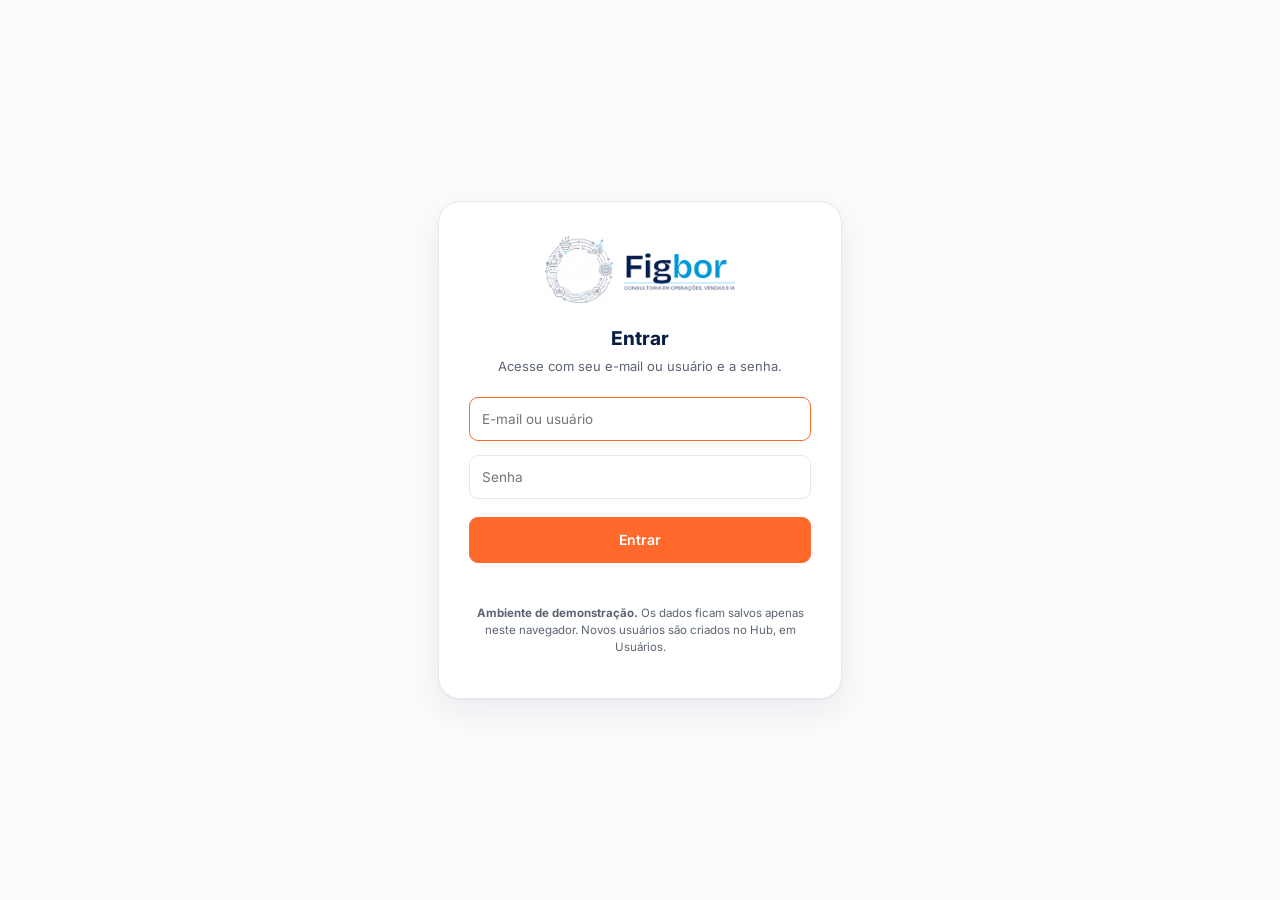
<file: FIGBOR-comercial.html>
<!doctype html>
<html lang="pt-BR" data-theme="light">
<head>
<meta charset="utf-8">
<meta name="viewport" content="width=device-width, initial-scale=1">
<meta name="theme-color" content="#0A1F44">
<title>FIGBOR — Comercial &amp; Vendas</title>
<link rel="preconnect" href="https://fonts.googleapis.com">
<link rel="preconnect" href="https://fonts.gstatic.com" crossorigin>
<link href="https://fonts.googleapis.com/css2?family=Inter:wght@400;500;600;700;800&family=Montserrat:wght@700;800&display=swap" rel="stylesheet">
<link rel="stylesheet" href="figbor-core.css">
<style>
  .tabs{display:flex;gap:4px;margin-bottom:18px;flex-wrap:wrap}
  .tab{border:0;background:transparent;color:var(--page-sub);font:inherit;font-size:13.5px;font-weight:600;padding:8px 13px;border-radius:9px;cursor:pointer}
  .tab:hover,.tab.active{color:var(--page-fg);background:var(--chip-bg)}
  .view{display:none}.view.active{display:block}
  .kpis6{grid-template-columns:repeat(6,1fr)}
  @media(max-width:1100px){.kpis6{grid-template-columns:repeat(3,1fr)}}
  @media(max-width:640px){.kpis6{grid-template-columns:repeat(2,1fr)}}
  @media(max-width:420px){.kpis6{grid-template-columns:1fr}}
  .rk{display:inline-flex;align-items:center;justify-content:center;width:24px;height:24px;border-radius:7px;font-weight:800;font-size:12px;background:var(--chip-bg);color:var(--page-sub)}
  .rk.g1{background:var(--acc);color:#fff}.rk.g2{background:var(--info);color:#fff}.rk.g3{background:var(--violet);color:#fff}
  .pbar{display:grid;grid-template-columns:1fr 46px;align-items:center;gap:8px;min-width:150px}
  .pbar .pt{height:10px;background:var(--track);border-radius:6px;overflow:hidden}
  .pbar .pf{height:100%;border-radius:6px;background:var(--acc)}
  .pbar .pn{font-size:12px;font-weight:700;text-align:right}
  tfoot td{padding:12px 14px;border-top:2px solid var(--card-line);font-weight:800;font-size:13px}
  .dot{display:inline-block;width:8px;height:8px;border-radius:50%;margin-right:7px;vertical-align:middle}
</style>
</head>
<body>
<div id="figChrome"></div>

<main>
  <div class="wrap">
    <div class="pagehead"><div class="ht"><h1>Comercial &amp; Vendas</h1><p>Pedidos, força de vendas, comissões, visitas e carteira de clientes — SEMALO Indústria de Alimentos. Período de referência: <b>Julho/2026</b>.</p></div>
      <div class="ha"><button class="btn primary" id="btnNovoPedido">+ Novo pedido</button></div>
    </div>

    <div class="tabs" id="tabs">
      <button class="tab active" data-view="painel">Painel</button>
      <button class="tab" data-view="vendas">Vendas</button>
      <button class="tab" data-view="vendedores">Vendedores</button>
      <button class="tab" data-view="comissoes">Comissões</button>
      <button class="tab" data-view="visitas">Visitas</button>
      <button class="tab" data-view="clientes">Clientes</button>
    </div>

    <!-- ============ PAINEL ============ -->
    <section class="view active" id="view-painel">
      <div class="kpis kpis6" id="kpisPainel"></div>
      <div class="grid2 mt16">
        <div class="card"><div class="ch"><h3>Vendas por vendedor</h3><span class="hint">realizado no mês</span></div>
          <div class="cb"><div class="bars" id="barsVend"></div></div>
        </div>
        <div class="card"><div class="ch"><h3>Faturamento por filial</h3><span class="hint">R$ mil · mês</span></div>
          <div class="cb"><div class="bars" id="barsFilial"></div></div>
        </div>
      </div>
      <div class="card mt16"><div class="ch"><h3>Top clientes</h3><span class="hint">faturado nos últimos 12 meses</span></div>
        <div class="cb" style="padding:0 0 6px"><div class="tblwrap" style="border:0;box-shadow:none;border-radius:0">
          <table><thead><tr><th>#</th><th>Cliente</th><th>Cidade/UF</th><th>Curva</th><th class="num">Pedidos 12m</th><th class="num">Ticket médio</th><th class="num">Faturado 12m</th></tr></thead><tbody id="topClientes"></tbody></table>
        </div></div>
      </div>
    </section>

    <!-- ============ VENDAS ============ -->
    <section class="view" id="view-vendas">
      <div class="kpis mt16" id="kpisVendas" style="margin-top:0;margin-bottom:16px"></div>
      <div class="toolbar">
        <div class="search"><svg viewBox="0 0 24 24" fill="none" stroke="currentColor" stroke-width="2" stroke-linecap="round"><circle cx="11" cy="11" r="7"/><path d="M21 21l-4-4"/></svg><input id="qPed" placeholder="Buscar nº, cliente, vendedor…"></div>
        <select id="fStatus"><option value="">Todos os status</option><option value="orcamento">Orçamento</option><option value="aberto">Aberto</option><option value="faturado">Faturado</option><option value="cancelado">Cancelado</option></select>
        <select id="fVend"><option value="">Todos os vendedores</option></select>
        <button class="btn" id="btnExpPed"><svg viewBox="0 0 24 24" fill="none" stroke="currentColor" stroke-width="2" stroke-linecap="round" stroke-linejoin="round"><path d="M12 21V9m0 0l-4 4m4-4l4 4M4 3h16"/></svg><span>Exportar</span></button>
        <span class="muted" id="pedCount" style="font-size:12.5px"></span>
      </div>
      <div class="tblwrap"><table><thead><tr><th>Nº</th><th>Data</th><th>Cliente</th><th>Vendedor</th><th class="num">Itens</th><th class="num">Valor</th><th>Status</th></tr></thead><tbody id="pedBody"></tbody></table></div>
    </section>

    <!-- ============ VENDEDORES ============ -->
    <section class="view" id="view-vendedores">
      <div class="kpis" id="kpisVend" style="margin-bottom:16px"></div>
      <div class="tblwrap"><table><thead><tr><th>Ranking</th><th>Vendedor</th><th>Região / Rota</th><th class="num">Meta</th><th class="num">Realizado</th><th>% da meta</th><th class="num">Positivação</th></tr></thead><tbody id="vendBody"></tbody></table></div>
    </section>

    <!-- ============ COMISSÕES ============ -->
    <section class="view" id="view-comissoes">
      <div class="kpis" id="kpisCom" style="margin-bottom:16px"></div>
      <div class="toolbar">
        <select id="fComStatus"><option value="">Todas as situações</option><option value="pago">Pago</option><option value="apagar">A pagar</option></select>
        <button class="btn" id="btnExpCom"><svg viewBox="0 0 24 24" fill="none" stroke="currentColor" stroke-width="2" stroke-linecap="round" stroke-linejoin="round"><path d="M12 21V9m0 0l-4 4m4-4l4 4M4 3h16"/></svg><span>Exportar</span></button>
        <span class="muted" id="comCount" style="font-size:12.5px"></span>
      </div>
      <div class="tblwrap"><table><thead><tr><th>Vendedor</th><th class="num">Base (faturado)</th><th class="num">Regra %</th><th class="num">Comissão</th><th>Período</th><th>Status</th></tr></thead><tbody id="comBody"></tbody>
        <tfoot><tr><td>Total</td><td class="num" id="comTotBase"></td><td></td><td class="num" id="comTotCom"></td><td colspan="2" class="muted" id="comTotNota"></td></tr></tfoot></table></div>
    </section>

    <!-- ============ VISITAS ============ -->
    <section class="view" id="view-visitas">
      <div class="kpis" id="kpisVis" style="margin-bottom:16px"></div>
      <div class="toolbar">
        <div class="search"><svg viewBox="0 0 24 24" fill="none" stroke="currentColor" stroke-width="2" stroke-linecap="round"><circle cx="11" cy="11" r="7"/><path d="M21 21l-4-4"/></svg><input id="qVis" placeholder="Buscar vendedor, cliente, cidade…"></div>
        <select id="fVisStatus"><option value="">Todas</option><option value="agendada">Agendada</option><option value="realizada">Realizada</option><option value="cancelada">Cancelada</option></select>
        <span class="muted" id="visCount" style="font-size:12.5px"></span>
      </div>
      <div class="tblwrap"><table><thead><tr><th>Vendedor</th><th>Cliente</th><th>Cidade</th><th>Data</th><th>Hora</th><th>Status</th><th>Resultado</th></tr></thead><tbody id="visBody"></tbody></table></div>
    </section>

    <!-- ============ CLIENTES ============ -->
    <section class="view" id="view-clientes">
      <div class="toolbar">
        <div class="search"><svg viewBox="0 0 24 24" fill="none" stroke="currentColor" stroke-width="2" stroke-linecap="round"><circle cx="11" cy="11" r="7"/><path d="M21 21l-4-4"/></svg><input id="qCli" placeholder="Buscar cliente, cidade, vendedor…"></div>
        <select id="fCurva"><option value="">Todas as curvas</option><option value="A">Curva A</option><option value="B">Curva B</option><option value="C">Curva C</option></select>
        <button class="btn" id="btnExpCli"><svg viewBox="0 0 24 24" fill="none" stroke="currentColor" stroke-width="2" stroke-linecap="round" stroke-linejoin="round"><path d="M12 21V9m0 0l-4 4m4-4l4 4M4 3h16"/></svg><span>Exportar</span></button>
        <span class="muted" id="cliCount" style="font-size:12.5px"></span>
      </div>
      <div class="tblwrap"><table><thead><tr><th>Cliente</th><th>Cidade/UF</th><th>Telefone</th><th>Vendedor</th><th>Curva</th><th>Últ. compra</th><th class="num">Faturado 12m</th></tr></thead><tbody id="cliBody"></tbody></table></div>
    </section>

  </div>
</main>
<footer class="fig-foot"><div class="wrap"><b>FIGBOR · Comercial &amp; Vendas</b> — ambiente de demonstração. Dados ilustrativos SEMALO Indústria de Alimentos.</div></footer>

<!-- MODAL pedido (demo) -->
<div class="overlay" id="mdPed"><div class="modal"><div class="mh"><h3 id="pedTitle">Novo pedido</h3><button class="xbtn" data-close="mdPed">×</button></div>
  <div class="mb"><div class="formgrid">
    <div class="field"><label>Nº do pedido</label><input id="p_numero" placeholder="auto"></div>
    <div class="field"><label>Data</label><input id="p_data" type="date"></div>
    <div class="field full"><label>Cliente <span class="req">*</span></label><select id="p_cliente"></select></div>
    <div class="field"><label>Vendedor</label><select id="p_vend"></select></div>
    <div class="field"><label>Status</label><select id="p_status"><option value="orcamento">Orçamento</option><option value="aberto">Aberto</option><option value="faturado">Faturado</option><option value="cancelado">Cancelado</option></select></div>
    <div class="field"><label>Qtd de itens</label><input id="p_itens" type="number" min="0" step="1" placeholder="0"></div>
    <div class="field"><label>Valor total (R$) <span class="req">*</span></label><input id="p_valor" type="number" min="0" step="0.01" placeholder="0,00"></div>
    <div class="field full"><label>Observação</label><textarea id="p_obs" placeholder="Condições, entrega…"></textarea></div>
  </div></div>
  <div class="mf"><button class="btn" data-close="mdPed">Cancelar</button><button class="btn primary" id="btnSavePed">Salvar pedido</button></div>
</div></div>

<script src="figbor-core.js"></script>
<script>
(function(){
  "use strict";

  /* ============ status maps ============ */
  var SLAB={orcamento:"Orçamento",aberto:"Aberto",faturado:"Faturado",cancelado:"Cancelado"};
  var SCLS={orcamento:"slate",aberto:"info",faturado:"ok",cancelado:"danger"};

  /* ============ demo data ============ */
  var VENDEDORES=[
    {id:"v1",nome:"Carlos Menezes",regiao:"12-FILIAL PR · Curitiba/Litoral",filial:"PR",meta:820000,realizado:912400,positivacao:87,carteira:64,ativos:58},
    {id:"v2",nome:"Fernanda Lima",regiao:"10-FILIAL DF · Centro-Oeste",filial:"DF",meta:760000,realizado:698300,positivacao:79,carteira:57,ativos:45},
    {id:"v3",nome:"Rafael Souza",regiao:"6-FILIAL RS · Serra Gaúcha",filial:"RS",meta:640000,realizado:701150,positivacao:83,carteira:49,ativos:41},
    {id:"v4",nome:"Juliana Castro",regiao:"2-MS/MTZ · Campo Grande",filial:"MS",meta:590000,realizado:534700,positivacao:74,carteira:52,ativos:38},
    {id:"v5",nome:"Marcos Oliveira",regiao:"SP · Capital",filial:"SP",meta:910000,realizado:988600,positivacao:91,carteira:71,ativos:65},
    {id:"v6",nome:"Patrícia Gomes",regiao:"SP · Interior",filial:"SP",meta:680000,realizado:642900,positivacao:81,carteira:55,ativos:44},
    {id:"v7",nome:"Bruno Almeida",regiao:"12-FILIAL PR · Norte Pioneiro",filial:"PR",meta:520000,realizado:487200,positivacao:76,carteira:43,ativos:33},
    {id:"v8",nome:"Aline Ribeiro",regiao:"10-FILIAL DF · Entorno/GO",filial:"DF",meta:470000,realizado:512800,positivacao:85,carteira:39,ativos:34}
  ];
  function vendById(id){for(var i=0;i<VENDEDORES.length;i++)if(VENDEDORES[i].id===id)return VENDEDORES[i];return null;}
  function vNome(id){var v=vendById(id);return v?v.nome:"—";}

  var CLIENTES=[
    {id:"c1",nome:"Mercado Central Ltda",cidade:"São Paulo",uf:"SP",tel:"(11) 3221-9080",vend:"v5",curva:"A",ult:"2026-07-28",fat12:1284500},
    {id:"c2",nome:"Distribuidora Sul Alimentos",cidade:"Curitiba",uf:"PR",tel:"(41) 3312-4477",vend:"v1",curva:"A",ult:"2026-07-27",fat12:1096300},
    {id:"c3",nome:"Atacado Serra S/A",cidade:"Caxias do Sul",uf:"RS",tel:"(54) 3218-6620",vend:"v3",curva:"A",ult:"2026-07-25",fat12:874200},
    {id:"c4",nome:"Rede Pantanal Supermercados",cidade:"Campo Grande",uf:"MS",tel:"(67) 3025-1190",vend:"v4",curva:"A",ult:"2026-07-29",fat12:812750},
    {id:"c5",nome:"Comercial Planalto",cidade:"Brasília",uf:"DF",tel:"(61) 3340-7788",vend:"v2",curva:"A",ult:"2026-07-24",fat12:768900},
    {id:"c6",nome:"Supermercados Boa Praça",cidade:"Campinas",uf:"SP",tel:"(19) 3255-3021",vend:"v6",curva:"B",ult:"2026-07-22",fat12:534100},
    {id:"c7",nome:"Empório Norte Pioneiro",cidade:"Londrina",uf:"PR",tel:"(43) 3325-8890",vend:"v7",curva:"B",ult:"2026-07-20",fat12:421600},
    {id:"c8",nome:"Distribuidora Entorno GO",cidade:"Goiânia",uf:"GO",tel:"(62) 3211-4455",vend:"v8",curva:"B",ult:"2026-07-26",fat12:398400},
    {id:"c9",nome:"Mercadinho Bela Vista",cidade:"Porto Alegre",uf:"RS",tel:"(51) 3019-2277",vend:"v3",curva:"B",ult:"2026-07-18",fat12:287300},
    {id:"c10",nome:"Atacadista Vale do Sol",cidade:"Ribeirão Preto",uf:"SP",tel:"(16) 3610-9902",vend:"v6",curva:"B",ult:"2026-07-15",fat12:263900},
    {id:"c11",nome:"Comercial Três Lagoas",cidade:"Três Lagoas",uf:"MS",tel:"(67) 3521-0044",vend:"v4",curva:"C",ult:"2026-07-11",fat12:148200},
    {id:"c12",nome:"Mercado do Bairro",cidade:"Foz do Iguaçu",uf:"PR",tel:"(45) 3027-6611",vend:"v1",curva:"C",ult:"2026-07-09",fat12:121700},
    {id:"c13",nome:"Empório Cerrado",cidade:"Taguatinga",uf:"DF",tel:"(61) 3562-1120",vend:"v2",curva:"C",ult:"2026-06-30",fat12:98600},
    {id:"c14",nome:"Mini Mercado Aurora",cidade:"Pelotas",uf:"RS",tel:"(53) 3028-4410",vend:"v3",curva:"C",ult:"2026-06-27",fat12:72400},
    {id:"c15",nome:"Comercial Litoral Norte",cidade:"Santos",uf:"SP",tel:"(13) 3201-7788",vend:"v5",curva:"C",ult:"2026-07-02",fat12:64300}
  ];
  function cliById(id){for(var i=0;i<CLIENTES.length;i++)if(CLIENTES[i].id===id)return CLIENTES[i];return null;}
  function cNome(id){var c=cliById(id);return c?c.nome:"—";}

  var PEDIDOS=[
    {numero:"20481",data:"2026-07-29",cli:"c4",vend:"v4",itens:22,valor:38420.50,status:"faturado"},
    {numero:"20480",data:"2026-07-29",cli:"c1",vend:"v5",itens:31,valor:54180.00,status:"faturado"},
    {numero:"20479",data:"2026-07-28",cli:"c2",vend:"v1",itens:18,valor:29750.75,status:"faturado"},
    {numero:"20478",data:"2026-07-28",cli:"c5",vend:"v2",itens:14,valor:21360.00,status:"aberto"},
    {numero:"20477",data:"2026-07-27",cli:"c3",vend:"v3",itens:26,valor:44210.30,status:"faturado"},
    {numero:"20476",data:"2026-07-27",cli:"c6",vend:"v6",itens:9,valor:12980.00,status:"aberto"},
    {numero:"20475",data:"2026-07-26",cli:"c8",vend:"v8",itens:12,valor:17640.90,status:"faturado"},
    {numero:"20474",data:"2026-07-26",cli:"c7",vend:"v7",itens:7,valor:9310.00,status:"orcamento"},
    {numero:"20473",data:"2026-07-25",cli:"c1",vend:"v5",itens:28,valor:47820.00,status:"faturado"},
    {numero:"20472",data:"2026-07-25",cli:"c9",vend:"v3",itens:6,valor:7890.50,status:"cancelado"},
    {numero:"20471",data:"2026-07-24",cli:"c10",vend:"v6",itens:15,valor:19470.00,status:"faturado"},
    {numero:"20470",data:"2026-07-24",cli:"c11",vend:"v4",itens:5,valor:6120.00,status:"orcamento"},
    {numero:"20469",data:"2026-07-23",cli:"c2",vend:"v1",itens:20,valor:33150.40,status:"faturado"},
    {numero:"20468",data:"2026-07-23",cli:"c12",vend:"v1",itens:8,valor:9740.00,status:"aberto"},
    {numero:"20467",data:"2026-07-22",cli:"c13",vend:"v2",itens:4,valor:4980.00,status:"cancelado"},
    {numero:"20466",data:"2026-07-22",cli:"c3",vend:"v3",itens:24,valor:39860.00,status:"faturado"},
    {numero:"20465",data:"2026-07-21",cli:"c15",vend:"v5",itens:6,valor:7420.00,status:"orcamento"},
    {numero:"20464",data:"2026-07-21",cli:"c5",vend:"v2",itens:17,valor:26310.00,status:"faturado"}
  ];

  var VISITAS=[
    {vend:"v5",cli:"c1",cidade:"São Paulo/SP",data:"2026-07-30",hora:"08:30",status:"realizada",res:"pedido"},
    {vend:"v1",cli:"c2",cidade:"Curitiba/PR",data:"2026-07-30",hora:"09:15",status:"realizada",res:"pedido"},
    {vend:"v4",cli:"c4",cidade:"Campo Grande/MS",data:"2026-07-30",hora:"10:00",status:"realizada",res:"pedido"},
    {vend:"v2",cli:"c5",cidade:"Brasília/DF",data:"2026-07-30",hora:"11:00",status:"agendada",res:"—"},
    {vend:"v3",cli:"c3",cidade:"Caxias do Sul/RS",data:"2026-07-30",hora:"13:30",status:"realizada",res:"sem pedido"},
    {vend:"v6",cli:"c6",cidade:"Campinas/SP",data:"2026-07-30",hora:"14:00",status:"agendada",res:"—"},
    {vend:"v7",cli:"c7",cidade:"Londrina/PR",data:"2026-07-30",hora:"15:00",status:"cancelada",res:"—"},
    {vend:"v8",cli:"c8",cidade:"Goiânia/GO",data:"2026-07-30",hora:"15:45",status:"realizada",res:"pedido"},
    {vend:"v5",cli:"c15",cidade:"Santos/SP",data:"2026-07-30",hora:"16:30",status:"agendada",res:"—"},
    {vend:"v4",cli:"c11",cidade:"Três Lagoas/MS",data:"2026-07-30",hora:"17:00",status:"realizada",res:"sem pedido"},
    {vend:"v1",cli:"c12",cidade:"Foz do Iguaçu/PR",data:"2026-07-30",hora:"09:40",status:"realizada",res:"pedido"},
    {vend:"v3",cli:"c9",cidade:"Porto Alegre/RS",data:"2026-07-30",hora:"11:30",status:"cancelada",res:"—"},
    {vend:"v2",cli:"c13",cidade:"Taguatinga/DF",data:"2026-07-30",hora:"14:20",status:"agendada",res:"—"},
    {vend:"v6",cli:"c10",cidade:"Ribeirão Preto/SP",data:"2026-07-30",hora:"08:50",status:"realizada",res:"pedido"}
  ];

  var COMISSOES=[
    {vend:"v5",base:988600,regra:2.5,periodo:"Julho/2026",status:"apagar"},
    {vend:"v1",base:912400,regra:2.5,periodo:"Julho/2026",status:"apagar"},
    {vend:"v3",base:701150,regra:2.2,periodo:"Julho/2026",status:"apagar"},
    {vend:"v2",base:698300,regra:2.2,periodo:"Julho/2026",status:"pago"},
    {vend:"v6",base:642900,regra:2.0,periodo:"Julho/2026",status:"pago"},
    {vend:"v4",base:534700,regra:2.0,periodo:"Julho/2026",status:"apagar"},
    {vend:"v8",base:512800,regra:2.0,periodo:"Julho/2026",status:"pago"},
    {vend:"v7",base:487200,regra:1.8,periodo:"Julho/2026",status:"apagar"}
  ];

  /* ============ helpers ============ */
  function badge(cls,txt){return '<span class="badge '+cls+'">'+txt+'</span>';}
  function curvaBadge(c){var m={A:"ok",B:"info",C:"slate"};return badge(m[c]||"slate","Curva "+c);}
  function pctBar(pct){var w=Math.max(2,Math.min(100,Math.round(pct)));var col=pct>=100?"var(--ok)":(pct>=85?"var(--acc)":(pct>=70?"var(--warn)":"var(--danger)"));
    return '<div class="pbar"><span class="pt"><span class="pf" style="width:'+w+'%;background:'+col+'"></span></span><span class="pn">'+Math.round(pct)+'%</span></div>';}

  /* ============ PAINEL ============ */
  function renderPainel(){
    var metaTot=0,realTot=0,posTot=0;VENDEDORES.forEach(function(v){metaTot+=v.meta;realTot+=v.realizado;posTot+=v.positivacao;});
    var posMed=Math.round(posTot/VENDEDORES.length);
    var fatMes=PEDIDOS.filter(function(p){return p.status==="faturado";});
    var totFatMes=fatMes.reduce(function(s,p){return s+p.valor;},0);
    var nped=PEDIDOS.length;
    var ticket=fatMes.length?totFatMes/fatMes.length:0;
    var pctMeta=metaTot?realTot/metaTot*100:0;
    var kpis=[
      {lab:"Faturamento do mês",val:FIG.brl(realTot),cap:"realizado · força de vendas",cls:"ok"},
      {lab:"Meta do mês",val:FIG.brl(metaTot),cap:"objetivo consolidado",cls:"info"},
      {lab:"% da meta",val:Math.round(pctMeta)+"%",cap:(realTot-metaTot>=0?"+":"")+FIG.brl(realTot-metaTot)+" vs meta",cls:pctMeta>=100?"ok":"warn"},
      {lab:"Ticket médio",val:FIG.brl(ticket),cap:fatMes.length+" pedidos faturados",cls:"violet"},
      {lab:"Nº de pedidos",val:FIG.nf(nped),cap:PEDIDOS.filter(function(p){return p.status==="aberto";}).length+" em aberto",cls:""},
      {lab:"Positivação",val:posMed+"%",cap:"média das rotas",cls:posMed>=85?"ok":"warn"}
    ];
    document.getElementById("kpisPainel").innerHTML=kpis.map(function(k){return '<div class="kpi '+k.cls+'"><span class="rail"></span><div class="lab">'+k.lab+'</div><div class="val">'+k.val+'</div><div class="cap">'+k.cap+'</div></div>';}).join("");

    var vs=VENDEDORES.slice().sort(function(a,b){return b.realizado-a.realizado;});
    var maxV=vs[0].realizado;
    document.getElementById("barsVend").innerHTML=vs.map(function(v){
      return '<div class="bar"><span class="bl">'+FIG.esc(v.nome)+'</span><span class="bt"><span class="bf" style="width:'+Math.round(v.realizado/maxV*100)+'%"></span></span><span class="bn">'+FIG.brl(v.realizado)+'</span></div>';
    }).join("");

    var byFil={};VENDEDORES.forEach(function(v){byFil[v.filial]=(byFil[v.filial]||0)+v.realizado;});
    var filArr=Object.keys(byFil).map(function(k){return {f:k,v:byFil[k]};}).sort(function(a,b){return b.v-a.v;});
    var maxF=filArr[0].v;var filName={PR:"12-FILIAL PR",DF:"10-FILIAL DF",RS:"6-FILIAL RS",MS:"2-MS/MTZ",SP:"SP"};
    document.getElementById("barsFilial").innerHTML=filArr.map(function(x){
      return '<div class="bar"><span class="bl">'+(filName[x.f]||x.f)+'</span><span class="bt"><span class="bf" style="width:'+Math.round(x.v/maxF*100)+'%;background:var(--info)"></span></span><span class="bn">'+FIG.nf(Math.round(x.v/1000))+'</span></div>';
    }).join("");

    var top=CLIENTES.slice().sort(function(a,b){return b.fat12-a.fat12;}).slice(0,8);
    document.getElementById("topClientes").innerHTML=top.map(function(c,i){
      var pedCount=Math.round(c.fat12/ (18000+ (i*900)) );
      var tk=c.fat12/Math.max(1,pedCount);
      return '<tr><td><span class="rk '+(i<3?"g"+(i+1):"")+'">'+(i+1)+'</span></td><td class="prod">'+FIG.esc(c.nome)+'</td><td>'+FIG.esc(c.cidade+"/"+c.uf)+'</td><td>'+curvaBadge(c.curva)+'</td><td class="num">'+FIG.nf(pedCount)+'</td><td class="num">'+FIG.brl(tk)+'</td><td class="num">'+FIG.brl(c.fat12)+'</td></tr>';
    }).join("");
  }

  /* ============ VENDAS ============ */
  function renderVendasKpis(){
    var fat=PEDIDOS.filter(function(p){return p.status==="faturado";});
    var totFat=fat.reduce(function(s,p){return s+p.valor;},0);
    var abertos=PEDIDOS.filter(function(p){return p.status==="aberto";});
    var totAb=abertos.reduce(function(s,p){return s+p.valor;},0);
    var orc=PEDIDOS.filter(function(p){return p.status==="orcamento";}).length;
    var kpis=[
      {lab:"Pedidos faturados",val:FIG.nf(fat.length),cap:FIG.brl(totFat),cls:"ok"},
      {lab:"Em aberto",val:FIG.nf(abertos.length),cap:FIG.brl(totAb),cls:"info"},
      {lab:"Orçamentos",val:FIG.nf(orc),cap:"aguardando conversão",cls:"warn"},
      {lab:"Total no período",val:FIG.nf(PEDIDOS.length),cap:"pedidos registrados",cls:"violet"}
    ];
    document.getElementById("kpisVendas").innerHTML=kpis.map(function(k){return '<div class="kpi '+k.cls+'"><span class="rail"></span><div class="lab">'+k.lab+'</div><div class="val">'+k.val+'</div><div class="cap">'+k.cap+'</div></div>';}).join("");
  }
  function renderPedidos(){
    var q=(document.getElementById("qPed").value||"").toLowerCase().trim();
    var fs=document.getElementById("fStatus").value;
    var fv=document.getElementById("fVend").value;
    var rows=PEDIDOS.slice().sort(function(a,b){return b.numero.localeCompare(a.numero);}).filter(function(p){
      if(fs&&p.status!==fs)return false;
      if(fv&&p.vend!==fv)return false;
      if(q){var hay=(p.numero+" "+cNome(p.cli)+" "+vNome(p.vend)).toLowerCase();if(hay.indexOf(q)<0)return false;}
      return true;
    });
    document.getElementById("pedCount").textContent=rows.length+" pedido(s)";
    document.getElementById("pedBody").innerHTML=rows.length?rows.map(function(p){
      return '<tr><td class="mono">'+FIG.esc(p.numero)+'</td><td>'+FIG.fmt(p.data)+'</td><td class="prod">'+FIG.esc(cNome(p.cli))+'</td><td>'+FIG.esc(vNome(p.vend))+'</td>'+
        '<td class="num">'+FIG.nf(p.itens)+'</td><td class="num">'+FIG.brl(p.valor)+'</td><td>'+badge(SCLS[p.status],SLAB[p.status])+'</td></tr>';
    }).join(""):'<tr><td colspan="7"><div class="empty"><b>Nenhum pedido</b>Ajuste os filtros.</div></td></tr>';
  }

  /* ============ VENDEDORES ============ */
  function renderVendedores(){
    var metaTot=0,realTot=0;VENDEDORES.forEach(function(v){metaTot+=v.meta;realTot+=v.realizado;});
    var pct=metaTot?realTot/metaTot*100:0;
    var kpis=[
      {lab:"Vendedores ativos",val:FIG.nf(VENDEDORES.length),cap:"em campo · 5 filiais",cls:"info"},
      {lab:"Meta total",val:FIG.brl(metaTot),cap:"Julho/2026",cls:"violet"},
      {lab:"Realizado",val:FIG.brl(realTot),cap:(realTot>=metaTot?"acima da meta":"abaixo da meta"),cls:realTot>=metaTot?"ok":"warn"},
      {lab:"% da meta",val:Math.round(pct)+"%",cap:VENDEDORES.filter(function(v){return v.realizado>=v.meta;}).length+" de "+VENDEDORES.length+" bateram",cls:pct>=100?"ok":"warn"}
    ];
    document.getElementById("kpisVend").innerHTML=kpis.map(function(k){return '<div class="kpi '+k.cls+'"><span class="rail"></span><div class="lab">'+k.lab+'</div><div class="val">'+k.val+'</div><div class="cap">'+k.cap+'</div></div>';}).join("");
    var vs=VENDEDORES.slice().sort(function(a,b){return b.realizado-a.realizado;});
    document.getElementById("vendBody").innerHTML=vs.map(function(v,i){
      var pct=v.realizado/v.meta*100;
      return '<tr><td><span class="rk '+(i<3?"g"+(i+1):"")+'">'+(i+1)+'</span></td><td class="prod">'+FIG.esc(v.nome)+'</td><td>'+FIG.esc(v.regiao)+'</td>'+
        '<td class="num">'+FIG.brl(v.meta)+'</td><td class="num">'+FIG.brl(v.realizado)+'</td><td>'+pctBar(pct)+'</td><td class="num">'+v.positivacao+'% ('+v.ativos+'/'+v.carteira+')</td></tr>';
    }).join("");
  }

  /* ============ COMISSÕES ============ */
  function renderComissoes(){
    var fst=document.getElementById("fComStatus").value;
    var rows=COMISSOES.slice().sort(function(a,b){return b.base-a.base;}).filter(function(c){return !fst||c.status===fst;});
    var totBase=0,totCom=0,totBaseAll=0,totComAll=0,apagar=0;
    COMISSOES.forEach(function(c){var com=c.base*c.regra/100;totBaseAll+=c.base;totComAll+=com;if(c.status==="apagar")apagar+=com;});
    var kpis=[
      {lab:"Comissão total",val:FIG.brl(totComAll),cap:"Julho/2026",cls:"violet"},
      {lab:"A pagar",val:FIG.brl(apagar),cap:COMISSOES.filter(function(c){return c.status==="apagar";}).length+" vendedores",cls:"warn"},
      {lab:"Pago",val:FIG.brl(totComAll-apagar),cap:COMISSOES.filter(function(c){return c.status==="pago";}).length+" vendedores",cls:"ok"},
      {lab:"Base faturada",val:FIG.brl(totBaseAll),cap:"soma das bases",cls:"info"}
    ];
    document.getElementById("kpisCom").innerHTML=kpis.map(function(k){return '<div class="kpi '+k.cls+'"><span class="rail"></span><div class="lab">'+k.lab+'</div><div class="val">'+k.val+'</div><div class="cap">'+k.cap+'</div></div>';}).join("");
    document.getElementById("comCount").textContent=rows.length+" lançamento(s)";
    document.getElementById("comBody").innerHTML=rows.map(function(c){
      var com=c.base*c.regra/100;totBase+=c.base;totCom+=com;
      return '<tr><td class="prod">'+FIG.esc(vNome(c.vend))+'</td><td class="num">'+FIG.brl(c.base)+'</td><td class="num">'+FIG.nf2(c.regra)+'%</td><td class="num">'+FIG.brl(com)+'</td><td>'+FIG.esc(c.periodo)+'</td><td>'+(c.status==="pago"?badge("ok","Pago"):badge("warn","A pagar"))+'</td></tr>';
    }).join("");
    document.getElementById("comTotBase").textContent=FIG.brl(totBase);
    document.getElementById("comTotCom").textContent=FIG.brl(totCom);
    document.getElementById("comTotNota").textContent=rows.length+" vendedor(es) no filtro";
  }

  /* ============ VISITAS ============ */
  function renderVisitas(){
    var hoje=VISITAS.length;
    var real=VISITAS.filter(function(v){return v.status==="realizada";});
    var comPed=real.filter(function(v){return v.res==="pedido";}).length;
    var conv=real.length?Math.round(comPed/real.length*100):0;
    var kpis=[
      {lab:"Visitas hoje",val:FIG.nf(hoje),cap:"agenda 30/07/2026",cls:"info"},
      {lab:"Realizadas",val:FIG.nf(real.length),cap:VISITAS.filter(function(v){return v.status==="agendada";}).length+" pendentes",cls:"ok"},
      {lab:"Com pedido",val:FIG.nf(comPed),cap:"visitas convertidas",cls:"violet"},
      {lab:"Taxa de conversão",val:conv+"%",cap:"pedido / realizada",cls:conv>=50?"ok":"warn"}
    ];
    document.getElementById("kpisVis").innerHTML=kpis.map(function(k){return '<div class="kpi '+k.cls+'"><span class="rail"></span><div class="lab">'+k.lab+'</div><div class="val">'+k.val+'</div><div class="cap">'+k.cap+'</div></div>';}).join("");
    var q=(document.getElementById("qVis").value||"").toLowerCase().trim();
    var fs=document.getElementById("fVisStatus").value;
    var vcls={agendada:"info",realizada:"ok",cancelada:"danger"};var vlab={agendada:"Agendada",realizada:"Realizada",cancelada:"Cancelada"};
    var rows=VISITAS.filter(function(v){
      if(fs&&v.status!==fs)return false;
      if(q){var hay=(vNome(v.vend)+" "+cNome(v.cli)+" "+v.cidade).toLowerCase();if(hay.indexOf(q)<0)return false;}
      return true;
    });
    document.getElementById("visCount").textContent=rows.length+" visita(s)";
    document.getElementById("visBody").innerHTML=rows.length?rows.map(function(v){
      var resCell=v.res==="pedido"?'<span class="tag" style="color:var(--ok)"><span class="dot" style="background:var(--ok)"></span>Pedido</span>':(v.res==="sem pedido"?'<span class="tag">Sem pedido</span>':'<span class="muted">—</span>');
      return '<tr><td class="prod">'+FIG.esc(vNome(v.vend))+'</td><td>'+FIG.esc(cNome(v.cli))+'</td><td>'+FIG.esc(v.cidade)+'</td><td>'+FIG.fmt(v.data)+'</td><td class="mono">'+FIG.esc(v.hora)+'</td><td>'+badge(vcls[v.status],vlab[v.status])+'</td><td>'+resCell+'</td></tr>';
    }).join(""):'<tr><td colspan="7"><div class="empty"><b>Nenhuma visita</b>Ajuste os filtros.</div></td></tr>';
  }

  /* ============ CLIENTES ============ */
  function renderClientes(){
    var q=(document.getElementById("qCli").value||"").toLowerCase().trim();
    var fc=document.getElementById("fCurva").value;
    var rows=CLIENTES.slice().sort(function(a,b){return b.fat12-a.fat12;}).filter(function(c){
      if(fc&&c.curva!==fc)return false;
      if(q){var hay=(c.nome+" "+c.cidade+" "+c.uf+" "+vNome(c.vend)).toLowerCase();if(hay.indexOf(q)<0)return false;}
      return true;
    });
    document.getElementById("cliCount").textContent=rows.length+" cliente(s)";
    document.getElementById("cliBody").innerHTML=rows.length?rows.map(function(c){
      return '<tr><td class="prod">'+FIG.esc(c.nome)+'</td><td>'+FIG.esc(c.cidade+"/"+c.uf)+'</td><td class="mono">'+FIG.esc(c.tel)+'</td><td>'+FIG.esc(vNome(c.vend))+'</td><td>'+curvaBadge(c.curva)+'</td><td>'+FIG.fmt(c.ult)+'</td><td class="num">'+FIG.brl(c.fat12)+'</td></tr>';
    }).join(""):'<tr><td colspan="7"><div class="empty"><b>Nenhum cliente</b>Ajuste os filtros.</div></td></tr>';
  }

  /* ============ modal pedido (demo) ============ */
  function fillSelects(){
    var sc=document.getElementById("p_cliente");
    sc.innerHTML='<option value="">Selecione…</option>'+CLIENTES.slice().sort(function(a,b){return a.nome.localeCompare(b.nome);}).map(function(c){return '<option value="'+c.id+'">'+FIG.esc(c.nome)+'</option>';}).join("");
    var sv=document.getElementById("p_vend");
    sv.innerHTML='<option value="">Selecione…</option>'+VENDEDORES.map(function(v){return '<option value="'+v.id+'">'+FIG.esc(v.nome)+'</option>';}).join("");
    var fv=document.getElementById("fVend");
    fv.innerHTML='<option value="">Todos os vendedores</option>'+VENDEDORES.map(function(v){return '<option value="'+v.id+'">'+FIG.esc(v.nome)+'</option>';}).join("");
  }
  function openPed(){
    document.getElementById("p_numero").value="";document.getElementById("p_data").value="2026-07-30";
    document.getElementById("p_cliente").value="";document.getElementById("p_vend").value="";document.getElementById("p_status").value="aberto";
    document.getElementById("p_itens").value="";document.getElementById("p_valor").value="";document.getElementById("p_obs").value="";
    FIG.openModal("mdPed");
  }
  function savePed(){
    var cli=document.getElementById("p_cliente").value;var valor=document.getElementById("p_valor").value;
    if(!cli){alert("Selecione o cliente.");return;}
    if(valor===""){alert("Informe o valor.");return;}
    var num=document.getElementById("p_numero").value.trim();
    if(!num){var mx=20481;PEDIDOS.forEach(function(p){var n=parseInt(p.numero,10);if(n>mx)mx=n;});num=String(mx+1);}
    PEDIDOS.push({numero:num,data:document.getElementById("p_data").value||"2026-07-30",cli:cli,vend:document.getElementById("p_vend").value||"v5",
      itens:Number(document.getElementById("p_itens").value)||0,valor:Number(valor)||0,status:document.getElementById("p_status").value});
    FIG.closeModal("mdPed");renderPedidos();renderVendasKpis();renderPainel();FIG.toast("Pedido registrado (demo).");
  }

  /* ============ wiring ============ */
  function wire(){
    document.getElementById("tabs").addEventListener("click",function(e){var t=e.target.closest(".tab");if(!t)return;
      document.querySelectorAll(".tab").forEach(function(x){x.classList.remove("active");});
      document.querySelectorAll(".view").forEach(function(x){x.classList.remove("active");});
      t.classList.add("active");document.getElementById("view-"+t.getAttribute("data-view")).classList.add("active");});
    ["qPed","fStatus","fVend"].forEach(function(i){document.getElementById(i).addEventListener("input",renderPedidos);});
    document.getElementById("fComStatus").addEventListener("input",renderComissoes);
    ["qVis","fVisStatus"].forEach(function(i){document.getElementById(i).addEventListener("input",renderVisitas);});
    ["qCli","fCurva"].forEach(function(i){document.getElementById(i).addEventListener("input",renderClientes);});
    document.getElementById("btnNovoPedido").addEventListener("click",openPed);
    document.getElementById("btnSavePed").addEventListener("click",savePed);
    document.getElementById("btnExpPed").addEventListener("click",function(){
      FIG.downloadCSV("figbor-vendas-pedidos-2026-07-30.csv",["numero","data","cliente","vendedor","itens","valor","status"],
        PEDIDOS.map(function(p){return {numero:p.numero,data:p.data,cliente:cNome(p.cli),vendedor:vNome(p.vend),itens:p.itens,valor:p.valor,status:SLAB[p.status]};}));FIG.toast("Pedidos exportados.");});
    document.getElementById("btnExpCom").addEventListener("click",function(){
      FIG.downloadCSV("figbor-vendas-comissoes-2026-07-30.csv",["vendedor","base","regra","comissao","periodo","status"],
        COMISSOES.map(function(c){return {vendedor:vNome(c.vend),base:c.base,regra:c.regra,comissao:(c.base*c.regra/100).toFixed(2),periodo:c.periodo,status:c.status==="pago"?"Pago":"A pagar"};}));FIG.toast("Comissões exportadas.");});
    document.getElementById("btnExpCli").addEventListener("click",function(){
      FIG.downloadCSV("figbor-vendas-clientes-2026-07-30.csv",["cliente","cidade","uf","telefone","vendedor","curva","ult_compra","faturado_12m"],
        CLIENTES.map(function(c){return {cliente:c.nome,cidade:c.cidade,uf:c.uf,telefone:c.tel,vendedor:vNome(c.vend),curva:c.curva,ult_compra:c.ult,faturado_12m:c.fat12};}));FIG.toast("Clientes exportados.");});
  }

  FIG.requireAuth(function(){
    FIG.mountChrome({module:"comercial"});
    fillSelects();
    renderPainel();renderVendasKpis();renderPedidos();renderVendedores();renderComissoes();renderVisitas();renderClientes();
    FIG.wireModals();wire();
  });
})();
</script>
</body>
</html>
</file>
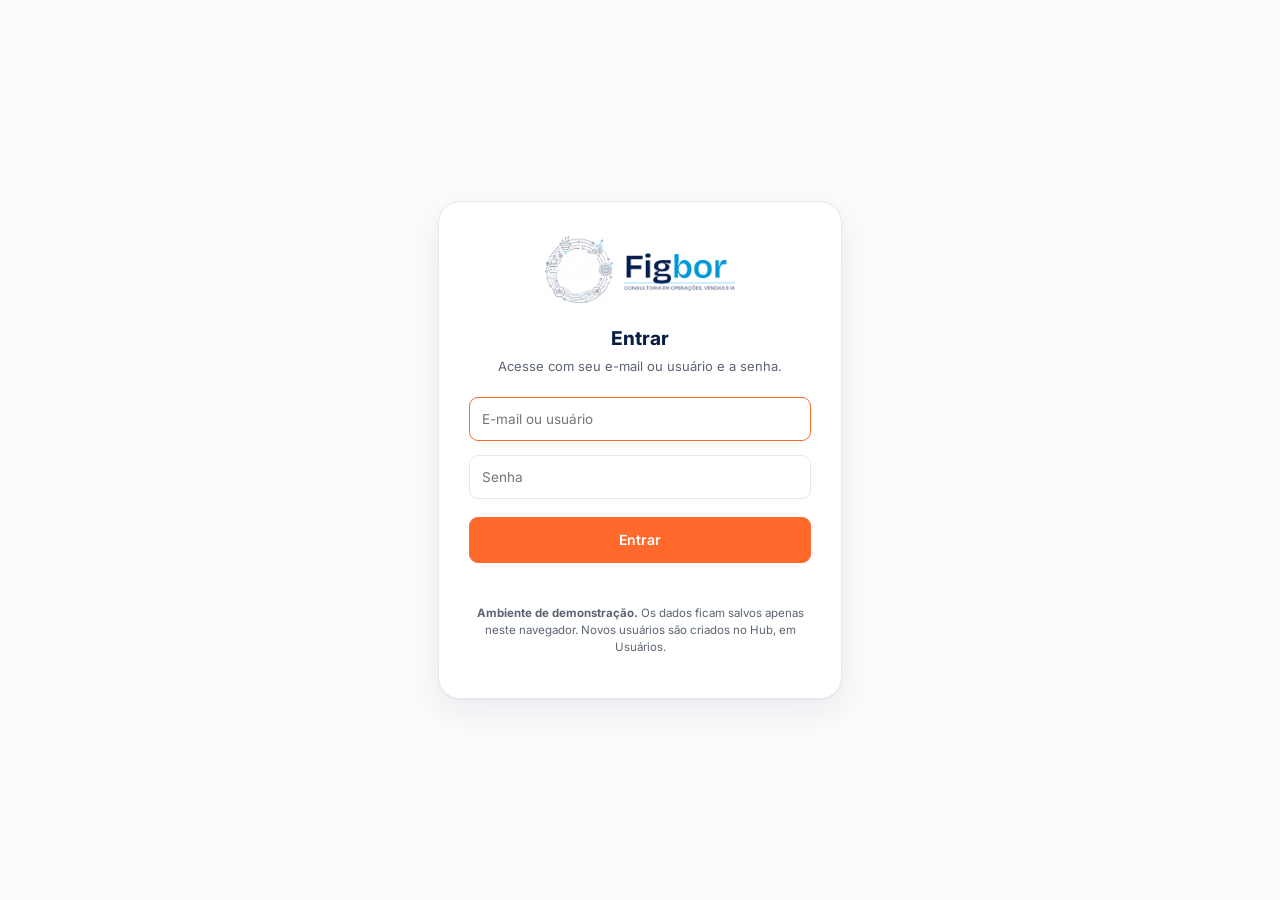
<file: FIGBOR-FEFO.html>
<!doctype html>
<html lang="pt-BR" data-theme="light">
<head>
<meta charset="utf-8">
<meta name="viewport" content="width=device-width, initial-scale=1">
<meta name="theme-color" content="#0A1F44">
<title>FIGBOR — Estoque &amp; WMS</title>
<link rel="preconnect" href="https://fonts.googleapis.com">
<link rel="preconnect" href="https://fonts.gstatic.com" crossorigin>
<link href="https://fonts.googleapis.com/css2?family=Inter:wght@400;500;600;700;800&display=swap" rel="stylesheet">
<link rel="stylesheet" href="figbor-core.css">
<style>
  .tabs{display:flex;gap:4px;margin-bottom:18px;flex-wrap:wrap}
  .tab{border:0;background:transparent;color:var(--page-sub);font:inherit;font-size:13.5px;font-weight:600;padding:8px 13px;border-radius:9px;cursor:pointer}
  .tab:hover,.tab.active{color:var(--page-fg);background:var(--chip-bg)}
  .view{display:none}.view.active{display:block}
  .kpis6{display:grid;grid-template-columns:repeat(6,1fr);gap:14px}
  @media(max-width:1100px){.kpis6{grid-template-columns:repeat(3,1fr)}}
  @media(max-width:640px){.kpis6{grid-template-columns:repeat(2,1fr)}}
  /* destaques FEFO */
  :root{--fefo-blue:#3D82D6;--fefo-orange:#E8843A}
  .fefo-first{background:color-mix(in srgb,var(--fefo-orange) 12%,transparent)!important}
  .fefo-first td:first-child{box-shadow:inset 3px 0 0 var(--fefo-orange)}
  .pill1st{display:inline-flex;align-items:center;gap:5px;font-size:10.5px;font-weight:800;text-transform:uppercase;letter-spacing:.05em;color:#fff;background:var(--fefo-orange);padding:2px 8px;border-radius:999px}
  .fefo-group{border:1px solid var(--card-line);border-radius:14px;background:var(--card-bg);box-shadow:var(--shadow);margin-bottom:14px;overflow:hidden}
  .fefo-group .fgh{display:flex;align-items:center;justify-content:space-between;gap:10px;padding:13px 16px;border-bottom:1px solid var(--card-line);flex-wrap:wrap}
  .fefo-group .fgh h4{margin:0;font-size:14.5px;font-weight:750}
  .fefo-group .fgh .fgs{font-size:12px;color:var(--page-sub)}
  .dot{width:9px;height:9px;border-radius:50%;display:inline-block;vertical-align:middle}
  .lgd{display:flex;gap:14px;flex-wrap:wrap;font-size:11.5px;color:var(--page-sub);align-items:center}
  .lgd span{display:inline-flex;align-items:center;gap:6px}
  .kpi.blue .rail{background:var(--fefo-blue)} .kpi.blue .val{color:var(--fefo-blue)}
  .kpi.orange .rail{background:var(--fefo-orange)} .kpi.orange .val{color:var(--fefo-orange)}
  .num.pos{color:var(--ok)} .num.neg{color:var(--danger)}
  @media print{.fig-top,.tabs,.pagehead .ha,.toolbar,footer,.no-print{display:none!important}}
</style>
</head>
<body>
<div id="figChrome"></div>

<main>
  <div class="wrap">
    <div class="pagehead"><div class="ht"><h1>Estoque &amp; WMS</h1><p>Gestão de validade (FEFO), posições de armazém, recebimento, inventário, separação e movimentações. Dados de demonstração — SEMALO Alimentos.</p></div>
      <div class="ha"><button class="btn" id="btnExpTudo"><svg viewBox="0 0 24 24" fill="none" stroke="currentColor" stroke-width="2" stroke-linecap="round" stroke-linejoin="round"><path d="M12 21V9m0 0l-4 4m4-4l4 4M4 3h16"/></svg><span>Exportar estoque</span></button>
        <button class="btn primary" id="btnNovaMov">+ Movimentação</button></div>
    </div>

    <div class="tabs" id="tabs">
      <button class="tab active" data-view="painel">Painel</button>
      <button class="tab" data-view="recebimento">Recebimento</button>
      <button class="tab" data-view="estoque">Estoque</button>
      <button class="tab" data-view="inventario">Inventário</button>
      <button class="tab" data-view="expedicao">Expedição</button>
      <button class="tab" data-view="movimentacoes">Movimentações</button>
    </div>

    <!-- ============ PAINEL ============ -->
    <section class="view active" id="view-painel">
      <div class="kpis6" id="kpiPainel"></div>
      <div class="grid2 mt16">
        <div class="card"><div class="ch"><h3>Estoque por depósito / filial</h3><span class="hint">saldo em unidades</span></div>
          <div class="cb"><div class="bars" id="barsDep"></div></div>
        </div>
        <div class="card"><div class="ch"><h3>Distribuição por faixa de validade</h3><span class="hint">lotes ativos</span></div>
          <div class="cb"><div class="bars" id="barsFaixa"></div></div>
        </div>
      </div>
      <div class="card mt16"><div class="ch"><h3>Prioridade — validade &amp; expedição</h3><span class="hint">FEFO · primeiro a vencer, primeiro a sair</span></div>
        <div class="cb" style="padding:0 0 6px"><div class="tblwrap" style="border:0;box-shadow:none;border-radius:0">
          <table><thead><tr><th>Produto</th><th>Lote</th><th>Depósito</th><th>Validade</th><th class="num">Dias</th><th>Faixa</th><th class="num">Saldo</th></tr></thead>
          <tbody id="prioBody"></tbody></table>
        </div></div>
      </div>
    </section>

    <!-- ============ RECEBIMENTO ============ -->
    <section class="view" id="view-recebimento">
      <div class="kpis" id="kpiReceb"></div>
      <div class="toolbar mt16">
        <div class="search"><svg viewBox="0 0 24 24" fill="none" stroke="currentColor" stroke-width="2" stroke-linecap="round"><circle cx="11" cy="11" r="7"/><path d="M21 21l-4-4"/></svg><input id="qReceb" placeholder="Buscar NF, fornecedor, produto…"></div>
        <select id="fRecStatus"><option value="">Todos os status</option><option value="pendente">Pendente</option><option value="conferido">Conferido</option><option value="divergencia">Divergência</option></select>
        <span class="muted" id="recCount" style="font-size:12.5px"></span>
      </div>
      <div class="tblwrap"><table><thead><tr><th>NF</th><th>Fornecedor</th><th>Produto</th><th class="num">Qtd</th><th>Depósito</th><th>Data</th><th>Status</th><th></th></tr></thead><tbody id="recBody"></tbody></table></div>
    </section>

    <!-- ============ ESTOQUE ============ -->
    <section class="view" id="view-estoque">
      <div class="toolbar">
        <div class="search"><svg viewBox="0 0 24 24" fill="none" stroke="currentColor" stroke-width="2" stroke-linecap="round"><circle cx="11" cy="11" r="7"/><path d="M21 21l-4-4"/></svg><input id="qEst" placeholder="Buscar produto, SKU, lote…"></div>
        <select id="fEstDep"><option value="">Todos os depósitos</option></select>
        <select id="fEstFaixa"><option value="">Todas as faixas</option><option value="vencido">Vencido</option><option value="critico">Crítico (≤30d)</option><option value="atencao">Atenção (≤90d)</option><option value="vigiar">Vigiar (≤180d)</option><option value="ok">OK (&gt;180d)</option></select>
        <button class="btn" id="btnExpEst"><svg viewBox="0 0 24 24" fill="none" stroke="currentColor" stroke-width="2" stroke-linecap="round" stroke-linejoin="round"><path d="M12 21V9m0 0l-4 4m4-4l4 4M4 3h16"/></svg><span>Exportar</span></button>
        <span class="muted" id="estCount" style="font-size:12.5px"></span>
      </div>
      <div class="lgd" style="margin-bottom:12px"><span><span class="dot" style="background:var(--danger)"></span>Vencido / Crítico</span><span><span class="dot" style="background:var(--warn)"></span>Atenção</span><span><span class="dot" style="background:var(--info)"></span>Vigiar</span><span><span class="dot" style="background:var(--ok)"></span>OK</span></div>
      <div class="tblwrap"><table><thead><tr><th>Produto</th><th>SKU</th><th>Lote</th><th>Depósito</th><th class="num">Saldo</th><th>Validade</th><th class="num">Dias</th><th>Faixa</th><th class="num">Valor</th></tr></thead><tbody id="estBody"></tbody></table></div>
    </section>

    <!-- ============ INVENTÁRIO ============ -->
    <section class="view" id="view-inventario">
      <div class="kpis" id="kpiInv"></div>
      <div class="toolbar mt16">
        <div class="search"><svg viewBox="0 0 24 24" fill="none" stroke="currentColor" stroke-width="2" stroke-linecap="round"><circle cx="11" cy="11" r="7"/><path d="M21 21l-4-4"/></svg><input id="qInv" placeholder="Buscar produto, lote, depósito…"></div>
        <span class="muted" id="invCount" style="font-size:12.5px"></span>
      </div>
      <div class="tblwrap"><table><thead><tr><th>Data</th><th>Depósito</th><th>Produto</th><th>Lote</th><th class="num">Sistema</th><th class="num">Contado</th><th class="num">Divergência</th><th></th></tr></thead><tbody id="invBody"></tbody></table></div>
    </section>

    <!-- ============ EXPEDIÇÃO ============ -->
    <section class="view" id="view-expedicao">
      <div class="pagehead" style="margin:0 0 12px"><div class="ht"><h1 style="font-size:17px">Separação FEFO</h1><p style="font-size:12.5px">Ordem sugerida de saída por lote — o primeiro a vencer sai primeiro (destaque laranja).</p></div>
        <div class="ha"><button class="btn" id="btnRomaneio"><svg viewBox="0 0 24 24" fill="none" stroke="currentColor" stroke-width="2" stroke-linecap="round" stroke-linejoin="round"><path d="M6 9V2h12v7"/><path d="M6 18H4a2 2 0 0 1-2-2v-5a2 2 0 0 1 2-2h16a2 2 0 0 1 2 2v5a2 2 0 0 1-2 2h-2"/><path d="M6 14h12v8H6z"/></svg><span>Imprimir romaneio</span></button></div>
      </div>
      <div id="fefoGroups"></div>
      <div class="card mt16"><div class="ch"><h3>Pedidos a expedir</h3><span class="hint" id="expHint"></span></div>
        <div class="cb" style="padding:0 0 6px"><div class="tblwrap" style="border:0;box-shadow:none;border-radius:0">
          <table><thead><tr><th>Pedido</th><th>Cliente</th><th>Produto</th><th class="num">Qtd</th><th>Depósito</th><th>Status</th><th></th></tr></thead><tbody id="expBody"></tbody></table>
        </div></div>
      </div>
    </section>

    <!-- ============ MOVIMENTAÇÕES ============ -->
    <section class="view" id="view-movimentacoes">
      <div class="toolbar">
        <div class="search"><svg viewBox="0 0 24 24" fill="none" stroke="currentColor" stroke-width="2" stroke-linecap="round"><circle cx="11" cy="11" r="7"/><path d="M21 21l-4-4"/></svg><input id="qMov" placeholder="Buscar produto, lote, operador…"></div>
        <select id="fMovTipo"><option value="">Todos os tipos</option><option value="entrada">Entrada</option><option value="saida">Saída</option><option value="perda">Perda</option><option value="ajuste">Ajuste</option></select>
        <button class="btn" id="btnExpMov"><svg viewBox="0 0 24 24" fill="none" stroke="currentColor" stroke-width="2" stroke-linecap="round" stroke-linejoin="round"><path d="M12 21V9m0 0l-4 4m4-4l4 4M4 3h16"/></svg><span>Exportar</span></button>
        <span class="muted" id="movCount" style="font-size:12.5px"></span>
      </div>
      <div class="tblwrap"><table><thead><tr><th>Data / hora</th><th>Tipo</th><th>Produto</th><th>Lote</th><th class="num">Qtd</th><th class="num">Saldo</th><th>Operador</th><th>Obs.</th></tr></thead><tbody id="movBody"></tbody></table></div>
    </section>

  </div>
</main>
<footer class="fig-foot"><div class="wrap"><b>FIGBOR · Estoque &amp; WMS</b> — ambiente de demonstração · SEMALO Alimentos · dados locais neste navegador.</div></footer>

<!-- MODAL nova movimentação -->
<div class="overlay" id="mdMov"><div class="modal"><div class="mh"><h3>Nova movimentação</h3><button class="xbtn" data-close="mdMov">×</button></div>
  <div class="mb"><div class="formgrid">
    <div class="field"><label>Tipo <span class="req">*</span></label><select id="m_tipo"><option value="entrada">Entrada</option><option value="saida">Saída</option><option value="perda">Perda</option><option value="ajuste">Ajuste</option></select></div>
    <div class="field"><label>Depósito</label><select id="m_dep"></select></div>
    <div class="field full"><label>Produto <span class="req">*</span></label><input id="m_prod" placeholder="Ex.: Ketchup 1,01kg"></div>
    <div class="field"><label>Lote</label><input id="m_lote" placeholder="Ex.: L-2607A"></div>
    <div class="field"><label>Quantidade <span class="req">*</span></label><input id="m_qtd" type="number" step="1" placeholder="0"></div>
    <div class="field full"><label>Observação</label><textarea id="m_obs" placeholder="Motivo / referência…"></textarea></div>
  </div></div>
  <div class="mf"><button class="btn" data-close="mdMov">Cancelar</button><button class="btn primary" id="btnSaveMov">Registrar</button></div>
</div></div>

<script src="figbor-core.js"></script>
<script>
(function(){
  "use strict";
  var STORE=FIG.data("estoque");
  var db=null;

  var DEPOTS=["2-MS/MTZ","12-FILIAL PR","10-FILIAL DF","6-FILIAL RS","SP-FILIAL SP"];
  var PRODUTOS=[
    {nome:"Molho de Tomate 340g",sku:"SEM-MT340",custo:2.15},
    {nome:"Maionese 3kg",sku:"SEM-MA3K",custo:11.80},
    {nome:"Ketchup 1,01kg",sku:"SEM-KT101",custo:6.40},
    {nome:"Mostarda 200g",sku:"SEM-MO200",custo:2.05},
    {nome:"Extrato de Tomate 4,1kg",sku:"SEM-EX41",custo:14.60},
    {nome:"Vinagre 750ml",sku:"SEM-VN750",custo:1.75},
    {nome:"Barbecue 400g",sku:"SEM-BQ400",custo:4.90},
    {nome:"Shoyu 500ml",sku:"SEM-SH500",custo:3.60}
  ];
  function skuOf(n){for(var i=0;i<PRODUTOS.length;i++)if(PRODUTOS[i].nome===n)return PRODUTOS[i].sku;return "—";}
  function custoOf(n){for(var i=0;i<PRODUTOS.length;i++)if(PRODUTOS[i].nome===n)return PRODUTOS[i].custo;return 0;}

  function di(off){var t=FIG.today0();var x=new Date(t);x.setDate(x.getDate()+off);return FIG.iso(x);}

  // faixa por dias até vencer
  function faixa(dias){
    if(dias<0)return {k:"vencido",lab:"Vencido",cls:"danger"};
    if(dias<=30)return {k:"critico",lab:"Crítico",cls:"danger"};
    if(dias<=90)return {k:"atencao",lab:"Atenção",cls:"warn"};
    if(dias<=180)return {k:"vigiar",lab:"Vigiar",cls:"info"};
    return {k:"ok",lab:"OK",cls:"ok"};
  }
  function diasDe(validade){return FIG.diffDays(FIG.parseDate(validade),FIG.today0());}

  function seed(){
    // ---- posições de estoque (lotes) ----
    var estoque=[
      {id:"e1",prod:"Molho de Tomate 340g",lote:"L-2609A",dep:"2-MS/MTZ",saldo:8420,validade:di(41)},
      {id:"e2",prod:"Molho de Tomate 340g",lote:"L-2611B",dep:"12-FILIAL PR",saldo:5210,validade:di(118)},
      {id:"e3",prod:"Maionese 3kg",lote:"L-MA-071",dep:"2-MS/MTZ",saldo:640,validade:di(12)},
      {id:"e4",prod:"Maionese 3kg",lote:"L-MA-088",dep:"10-FILIAL DF",saldo:1180,validade:di(74)},
      {id:"e5",prod:"Ketchup 1,01kg",lote:"L-2607A",dep:"2-MS/MTZ",saldo:3260,validade:di(-4)},
      {id:"e6",prod:"Ketchup 1,01kg",lote:"L-2612C",dep:"6-FILIAL RS",saldo:2740,validade:di(96)},
      {id:"e7",prod:"Ketchup 1,01kg",lote:"L-2701A",dep:"12-FILIAL PR",saldo:4120,validade:di(203)},
      {id:"e8",prod:"Mostarda 200g",lote:"L-MO-045",dep:"10-FILIAL DF",saldo:2980,validade:di(27)},
      {id:"e9",prod:"Extrato de Tomate 4,1kg",lote:"L-EX-210",dep:"2-MS/MTZ",saldo:910,validade:di(58)},
      {id:"e10",prod:"Extrato de Tomate 4,1kg",lote:"L-EX-233",dep:"SP-FILIAL SP",saldo:1360,validade:di(151)},
      {id:"e11",prod:"Vinagre 750ml",lote:"L-VN-118",dep:"6-FILIAL RS",saldo:6740,validade:di(84)},
      {id:"e12",prod:"Vinagre 750ml",lote:"L-VN-126",dep:"12-FILIAL PR",saldo:5180,validade:di(240)},
      {id:"e13",prod:"Barbecue 400g",lote:"L-BQ-060",dep:"SP-FILIAL SP",saldo:1720,validade:di(19)},
      {id:"e14",prod:"Barbecue 400g",lote:"L-BQ-072",dep:"10-FILIAL DF",saldo:2210,validade:di(133)},
      {id:"e15",prod:"Shoyu 500ml",lote:"L-SH-031",dep:"6-FILIAL RS",saldo:0,validade:di(64)},
      {id:"e16",prod:"Shoyu 500ml",lote:"L-SH-044",dep:"2-MS/MTZ",saldo:3410,validade:di(172)},
      {id:"e17",prod:"Molho de Tomate 340g",lote:"L-2606X",dep:"10-FILIAL DF",saldo:1290,validade:di(8)},
      {id:"e18",prod:"Maionese 3kg",lote:"L-MA-101",dep:"12-FILIAL PR",saldo:0,validade:di(146)}
    ];
    // ---- recebimentos ----
    var receb=[
      {id:"r1",nf:"NF-84210",forn:"Cooperativa Agroindustrial Vale",prod:"Molho de Tomate 340g",qtd:6000,dep:"2-MS/MTZ",data:di(0),status:"pendente"},
      {id:"r2",nf:"NF-84211",forn:"Embalagens Rio Verde Ltda",prod:"Maionese 3kg",qtd:900,dep:"10-FILIAL DF",data:di(0),status:"pendente"},
      {id:"r3",nf:"NF-84195",forn:"Distribuidora Paranaense S.A.",prod:"Ketchup 1,01kg",qtd:2400,dep:"12-FILIAL PR",data:di(0),status:"conferido"},
      {id:"r4",nf:"NF-84188",forn:"Vinícola do Sul Insumos",prod:"Vinagre 750ml",qtd:5000,dep:"6-FILIAL RS",data:di(-1),status:"conferido"},
      {id:"r5",nf:"NF-84176",forn:"Tomates Goiás Cooperados",prod:"Extrato de Tomate 4,1kg",qtd:1200,dep:"2-MS/MTZ",data:di(-1),status:"divergencia"},
      {id:"r6",nf:"NF-84160",forn:"Condimentos Nordeste Ltda",prod:"Mostarda 200g",qtd:3000,dep:"10-FILIAL DF",data:di(-2),status:"conferido"},
      {id:"r7",nf:"NF-84152",forn:"Distribuidora Paranaense S.A.",prod:"Barbecue 400g",qtd:2000,dep:"SP-FILIAL SP",data:di(-2),status:"pendente"},
      {id:"r8",nf:"NF-84140",forn:"Insumos Oriente Importadora",prod:"Shoyu 500ml",qtd:3500,dep:"2-MS/MTZ",data:di(-3),status:"conferido"},
      {id:"r9",nf:"NF-84131",forn:"Cooperativa Agroindustrial Vale",prod:"Molho de Tomate 340g",qtd:5200,dep:"12-FILIAL PR",data:di(-3),status:"divergencia"},
      {id:"r10",nf:"NF-84120",forn:"Embalagens Rio Verde Ltda",prod:"Ketchup 1,01kg",qtd:4100,dep:"6-FILIAL RS",data:di(-4),status:"conferido"},
      {id:"r11",nf:"NF-84098",forn:"Vinícola do Sul Insumos",prod:"Vinagre 750ml",qtd:5100,dep:"12-FILIAL PR",data:di(-5),status:"conferido"},
      {id:"r12",nf:"NF-84077",forn:"Condimentos Nordeste Ltda",prod:"Maionese 3kg",qtd:1200,dep:"2-MS/MTZ",data:di(-5),status:"pendente"}
    ];
    // ---- inventário ----
    var inv=[
      {id:"i1",data:di(-1),dep:"2-MS/MTZ",prod:"Ketchup 1,01kg",lote:"L-2607A",sistema:3300,contado:3260},
      {id:"i2",data:di(-1),dep:"2-MS/MTZ",prod:"Maionese 3kg",lote:"L-MA-071",sistema:640,contado:640},
      {id:"i3",data:di(-1),dep:"12-FILIAL PR",prod:"Molho de Tomate 340g",lote:"L-2611B",sistema:5180,contado:5210},
      {id:"i4",data:di(-2),dep:"10-FILIAL DF",prod:"Mostarda 200g",lote:"L-MO-045",sistema:3000,contado:2980},
      {id:"i5",data:di(-2),dep:"6-FILIAL RS",prod:"Vinagre 750ml",lote:"L-VN-118",sistema:6740,contado:6740},
      {id:"i6",data:di(-2),dep:"SP-FILIAL SP",prod:"Extrato de Tomate 4,1kg",lote:"L-EX-233",sistema:1360,contado:1352},
      {id:"i7",data:di(-3),dep:"10-FILIAL DF",prod:"Barbecue 400g",lote:"L-BQ-072",sistema:2200,contado:2210},
      {id:"i8",data:di(-3),dep:"2-MS/MTZ",prod:"Shoyu 500ml",lote:"L-SH-044",sistema:3410,contado:3410},
      {id:"i9",data:di(-4),dep:"6-FILIAL RS",prod:"Ketchup 1,01kg",lote:"L-2612C",sistema:2760,contado:2740},
      {id:"i10",data:di(-4),dep:"SP-FILIAL SP",prod:"Barbecue 400g",lote:"L-BQ-060",sistema:1700,contado:1720},
      {id:"i11",data:di(-5),dep:"12-FILIAL PR",prod:"Ketchup 1,01kg",lote:"L-2701A",sistema:4120,contado:4120},
      {id:"i12",data:di(-6),dep:"2-MS/MTZ",prod:"Extrato de Tomate 4,1kg",lote:"L-EX-210",sistema:930,contado:910}
    ];
    // ---- pedidos a expedir ----
    var exp=[
      {id:"x1",pedido:"PV-33012",cli:"Atacadão Centro-Oeste",prod:"Ketchup 1,01kg",qtd:800,dep:"2-MS/MTZ",status:"separar"},
      {id:"x2",pedido:"PV-33013",cli:"Rede Supermercados Bom Preço",prod:"Molho de Tomate 340g",qtd:2400,dep:"2-MS/MTZ",status:"separar"},
      {id:"x3",pedido:"PV-33009",cli:"Distribuidora Curitibana",prod:"Vinagre 750ml",qtd:1800,dep:"12-FILIAL PR",status:"separado"},
      {id:"x4",pedido:"PV-33001",cli:"Comercial Gaúcha Alimentos",prod:"Ketchup 1,01kg",qtd:1200,dep:"6-FILIAL RS",status:"separado"},
      {id:"x5",pedido:"PV-32988",cli:"Mercado União Brasília",prod:"Mostarda 200g",qtd:1500,dep:"10-FILIAL DF",status:"expedido"},
      {id:"x6",pedido:"PV-33020",cli:"Atacado São Paulo Norte",prod:"Barbecue 400g",qtd:600,dep:"SP-FILIAL SP",status:"separar"},
      {id:"x7",pedido:"PV-33018",cli:"Rede Supermercados Bom Preço",prod:"Maionese 3kg",qtd:300,dep:"10-FILIAL DF",status:"separar"},
      {id:"x8",pedido:"PV-33005",cli:"Distribuidora Curitibana",prod:"Molho de Tomate 340g",qtd:3000,dep:"12-FILIAL PR",status:"separado"},
      {id:"x9",pedido:"PV-32995",cli:"Comercial Gaúcha Alimentos",prod:"Shoyu 500ml",qtd:900,dep:"2-MS/MTZ",status:"expedido"},
      {id:"x10",pedido:"PV-33022",cli:"Atacadão Centro-Oeste",prod:"Extrato de Tomate 4,1kg",qtd:400,dep:"2-MS/MTZ",status:"separar"}
    ];
    // ---- movimentações ----
    function ts(offDays,h,m){var t=FIG.today0();var x=new Date(t);x.setDate(x.getDate()+offDays);x.setHours(h,m,0,0);return x.toISOString();}
    var mov=[
      {id:"v1",ts:ts(0,8,12),tipo:"entrada",prod:"Ketchup 1,01kg",lote:"L-2612C",qtd:2400,saldo:2740,operador:"Rafael Nogueira",obs:"NF-84195"},
      {id:"v2",ts:ts(0,9,3),tipo:"saida",prod:"Molho de Tomate 340g",lote:"L-2609A",qtd:-1200,saldo:8420,operador:"Juliana Prado",obs:"PV-33013 parcial"},
      {id:"v3",ts:ts(0,10,41),tipo:"ajuste",prod:"Extrato de Tomate 4,1kg",lote:"L-EX-233",qtd:-8,saldo:1352,operador:"Marcos Vinícius",obs:"Inventário cíclico"},
      {id:"v4",ts:ts(-1,7,55),tipo:"entrada",prod:"Vinagre 750ml",lote:"L-VN-118",qtd:5000,saldo:6740,operador:"Rafael Nogueira",obs:"NF-84188"},
      {id:"v5",ts:ts(-1,11,20),tipo:"perda",prod:"Maionese 3kg",lote:"L-MA-071",qtd:-24,saldo:640,operador:"Camila Ferreira",obs:"Avaria no transporte"},
      {id:"v6",ts:ts(-1,14,8),tipo:"saida",prod:"Ketchup 1,01kg",lote:"L-2607A",qtd:-540,saldo:3260,operador:"Juliana Prado",obs:"PV-33001"},
      {id:"v7",ts:ts(-2,8,30),tipo:"entrada",prod:"Mostarda 200g",lote:"L-MO-045",qtd:3000,saldo:2980,operador:"Rafael Nogueira",obs:"NF-84160"},
      {id:"v8",ts:ts(-2,16,45),tipo:"saida",prod:"Barbecue 400g",lote:"L-BQ-060",qtd:-300,saldo:1720,operador:"André Luiz",obs:"PV-33020"},
      {id:"v9",ts:ts(-3,9,15),tipo:"entrada",prod:"Shoyu 500ml",lote:"L-SH-044",qtd:3500,saldo:3410,operador:"Camila Ferreira",obs:"NF-84140"},
      {id:"v10",ts:ts(-3,13,2),tipo:"perda",prod:"Ketchup 1,01kg",lote:"L-2607A",qtd:-40,saldo:3300,operador:"Marcos Vinícius",obs:"Vencimento próximo — descarte"},
      {id:"v11",ts:ts(-4,10,50),tipo:"saida",prod:"Vinagre 750ml",lote:"L-VN-118",qtd:-260,saldo:6740,operador:"André Luiz",obs:"PV-32988"},
      {id:"v12",ts:ts(-4,15,36),tipo:"ajuste",prod:"Ketchup 1,01kg",lote:"L-2612C",qtd:-20,saldo:2740,operador:"Marcos Vinícius",obs:"Conferência de recebimento"},
      {id:"v13",ts:ts(-5,8,5),tipo:"entrada",prod:"Molho de Tomate 340g",lote:"L-2611B",qtd:5200,saldo:5210,operador:"Rafael Nogueira",obs:"NF-84131"},
      {id:"v14",ts:ts(-5,17,10),tipo:"saida",prod:"Maionese 3kg",lote:"L-MA-088",qtd:-180,saldo:1180,operador:"Juliana Prado",obs:"PV-32995"}
    ];
    return {estoque:estoque,receb:receb,inv:inv,exp:exp,mov:mov};
  }
  function save(){STORE.set(db);}

  function badge(cls,txt){return '<span class="badge '+cls+'">'+FIG.esc(txt)+'</span>';}

  /* ===================== PAINEL ===================== */
  function renderPainel(){
    var ativos=db.estoque.filter(function(e){return e.saldo>0;});
    var totItens=ativos.length;
    var valor=ativos.reduce(function(s,e){return s+e.saldo*custoOf(e.prod);},0);
    var hoje=di(0);
    var receberHoje=db.receb.filter(function(r){return r.data===hoje;}).reduce(function(s,r){return s+r.qtd;},0);
    var expedirHoje=db.exp.filter(function(x){return x.status!=="expedido";}).reduce(function(s,x){return s+x.qtd;},0);
    var venc90=ativos.filter(function(e){var d=diasDe(e.validade);return d>=0&&d<=90;}).length;
    var rupturas=db.estoque.filter(function(e){return e.saldo===0;}).length;
    var totUn=ativos.reduce(function(s,e){return s+e.saldo;},0);

    var kpis=[
      {lab:"Itens em estoque",val:FIG.nf(totItens),cap:FIG.nf(totUn)+" un no total",cls:"blue"},
      {lab:"Valor do estoque",val:FIG.brl(valor),cap:"custo de reposição",cls:"ok"},
      {lab:"A receber hoje",val:FIG.nf(receberHoje),cap:db.receb.filter(function(r){return r.data===hoje;}).length+" NF(s)",cls:"info"},
      {lab:"A expedir hoje",val:FIG.nf(expedirHoje),cap:db.exp.filter(function(x){return x.status!=="expedido";}).length+" pedido(s)",cls:"orange"},
      {lab:"Vencendo até 90d",val:FIG.nf(venc90),cap:"lotes em atenção",cls:"warn"},
      {lab:"Rupturas",val:FIG.nf(rupturas),cap:"SKUs zerados",cls:"danger"}
    ];
    document.getElementById("kpiPainel").innerHTML=kpis.map(function(k){return '<div class="kpi '+k.cls+'"><span class="rail"></span><div class="lab">'+k.lab+'</div><div class="val">'+k.val+'</div><div class="cap">'+k.cap+'</div></div>';}).join("");

    // barras por depósito
    var byDep={};DEPOTS.forEach(function(d){byDep[d]=0;});
    ativos.forEach(function(e){byDep[e.dep]=(byDep[e.dep]||0)+e.saldo;});
    var maxD=Math.max.apply(null,DEPOTS.map(function(d){return byDep[d];}).concat([1]));
    document.getElementById("barsDep").innerHTML=DEPOTS.map(function(d){
      return '<div class="bar"><span class="bl">'+FIG.esc(d)+'</span><span class="bt"><span class="bf" style="width:'+Math.round(byDep[d]/maxD*100)+'%;background:var(--fefo-blue)"></span></span><span class="bn">'+FIG.nf(byDep[d])+'</span></div>';
    }).join("");

    // barras por faixa
    var fc={vencido:0,critico:0,atencao:0,vigiar:0,ok:0};
    ativos.forEach(function(e){fc[faixa(diasDe(e.validade)).k]++;});
    var fmap=[["vencido","Vencido","danger"],["critico","Crítico ≤30d","danger"],["atencao","Atenção ≤90d","warn"],["vigiar","Vigiar ≤180d","info"],["ok","OK >180d","ok"]];
    var maxF=Math.max.apply(null,fmap.map(function(f){return fc[f[0]];}).concat([1]));
    document.getElementById("barsFaixa").innerHTML=fmap.map(function(f){
      return '<div class="bar"><span class="bl">'+f[1]+'</span><span class="bt"><span class="bf" style="width:'+Math.round(fc[f[0]]/maxF*100)+'%;background:var(--'+f[2]+')"></span></span><span class="bn">'+fc[f[0]]+'</span></div>';
    }).join("");

    // prioridade
    var pri=ativos.slice().sort(function(a,b){return diasDe(a.validade)-diasDe(b.validade);}).slice(0,10);
    document.getElementById("prioBody").innerHTML=pri.map(function(e){
      var d=diasDe(e.validade),fx=faixa(d);
      return '<tr><td class="prod">'+FIG.esc(e.prod)+'</td><td class="mono">'+FIG.esc(e.lote)+'</td><td>'+FIG.esc(e.dep)+'</td><td>'+FIG.fmt(e.validade)+'</td><td class="num">'+d+'</td><td>'+badge(fx.cls,fx.lab)+'</td><td class="num">'+FIG.nf(e.saldo)+'</td></tr>';
    }).join("");
  }

  /* ===================== RECEBIMENTO ===================== */
  var RSTAT={pendente:["Pendente","warn"],conferido:["Conferido","ok"],divergencia:["Divergência","danger"]};
  function renderReceb(){
    var q=(document.getElementById("qReceb").value||"").toLowerCase().trim();
    var fs=document.getElementById("fRecStatus").value;
    var hoje=di(0);
    var kpis=[
      {lab:"Recebimentos hoje",val:FIG.nf(db.receb.filter(function(r){return r.data===hoje;}).length),cap:"NFs do dia",cls:"info"},
      {lab:"Pendentes",val:FIG.nf(db.receb.filter(function(r){return r.status==="pendente";}).length),cap:"aguardando conferência",cls:"warn"},
      {lab:"Conferidos",val:FIG.nf(db.receb.filter(function(r){return r.status==="conferido";}).length),cap:"OK",cls:"ok"},
      {lab:"Divergências",val:FIG.nf(db.receb.filter(function(r){return r.status==="divergencia";}).length),cap:"exigem tratativa",cls:"danger"}
    ];
    document.getElementById("kpiReceb").innerHTML=kpis.map(function(k){return '<div class="kpi '+k.cls+'"><span class="rail"></span><div class="lab">'+k.lab+'</div><div class="val">'+k.val+'</div><div class="cap">'+k.cap+'</div></div>';}).join("");

    var rows=db.receb.slice().sort(function(a,b){return (b.data||"").localeCompare(a.data||"");}).filter(function(r){
      if(fs&&r.status!==fs)return false;
      if(q){var hay=(r.nf+" "+r.forn+" "+r.prod).toLowerCase();if(hay.indexOf(q)<0)return false;}
      return true;
    });
    document.getElementById("recCount").textContent=rows.length+" recebimento(s)";
    document.getElementById("recBody").innerHTML=rows.length?rows.map(function(r){
      var st=RSTAT[r.status];
      var btn=r.status==="conferido"?'':'<button class="btn sm" data-conf="'+r.id+'">Conferir</button>';
      return '<tr><td class="mono">'+FIG.esc(r.nf)+'</td><td>'+FIG.esc(r.forn)+'</td><td class="prod">'+FIG.esc(r.prod)+'</td><td class="num">'+FIG.nf(r.qtd)+'</td><td>'+FIG.esc(r.dep)+'</td><td>'+FIG.fmt(r.data)+'</td><td>'+badge(st[1],st[0])+'</td><td><div class="rowbtns">'+btn+'</div></td></tr>';
    }).join(""):'<tr><td colspan="8"><div class="empty"><b>Nenhum recebimento</b>Ajuste os filtros.</div></td></tr>';
  }

  /* ===================== ESTOQUE ===================== */
  function renderEstoque(){
    var q=(document.getElementById("qEst").value||"").toLowerCase().trim();
    var fd=document.getElementById("fEstDep").value;
    var ff=document.getElementById("fEstFaixa").value;
    var rows=db.estoque.slice().filter(function(e){return e.saldo>0;}).sort(function(a,b){return diasDe(a.validade)-diasDe(b.validade);}).filter(function(e){
      if(fd&&e.dep!==fd)return false;
      if(ff&&faixa(diasDe(e.validade)).k!==ff)return false;
      if(q){var hay=(e.prod+" "+skuOf(e.prod)+" "+e.lote).toLowerCase();if(hay.indexOf(q)<0)return false;}
      return true;
    });
    document.getElementById("estCount").textContent=rows.length+" lote(s)";
    document.getElementById("estBody").innerHTML=rows.length?rows.map(function(e){
      var d=diasDe(e.validade),fx=faixa(d);
      return '<tr><td class="prod">'+FIG.esc(e.prod)+'</td><td class="mono">'+FIG.esc(skuOf(e.prod))+'</td><td class="mono">'+FIG.esc(e.lote)+'</td><td>'+FIG.esc(e.dep)+'</td><td class="num">'+FIG.nf(e.saldo)+'</td><td>'+FIG.fmt(e.validade)+'</td><td class="num">'+d+'</td><td>'+badge(fx.cls,fx.lab)+'</td><td class="num">'+FIG.brl(e.saldo*custoOf(e.prod))+'</td></tr>';
    }).join(""):'<tr><td colspan="9"><div class="empty"><b>Nenhum lote</b>Ajuste a busca ou os filtros.</div></td></tr>';
  }

  /* ===================== INVENTÁRIO ===================== */
  function renderInv(){
    var q=(document.getElementById("qInv").value||"").toLowerCase().trim();
    var contados=db.inv.length;
    var divs=db.inv.filter(function(r){return r.contado-r.sistema!==0;}).length;
    var ajustes=db.inv.filter(function(r){return r.contado-r.sistema!==0;}).reduce(function(s,r){return s+Math.abs(r.contado-r.sistema);},0);
    var totSis=db.inv.reduce(function(s,r){return s+r.sistema;},0);
    var totDif=db.inv.reduce(function(s,r){return s+Math.abs(r.contado-r.sistema);},0);
    var acc=totSis>0?(1-totDif/totSis)*100:100;
    var kpis=[
      {lab:"Acuracidade",val:acc.toFixed(1).replace(".",",")+"%",cap:"por unidade contada",cls:acc>=99?"ok":acc>=97?"warn":"danger"},
      {lab:"Itens contados",val:FIG.nf(contados),cap:"contagens registradas",cls:"info"},
      {lab:"Divergências",val:FIG.nf(divs),cap:"lotes com diferença",cls:divs?"warn":"ok"},
      {lab:"Ajustes (un)",val:FIG.nf(ajustes),cap:"unidades a corrigir",cls:"blue"}
    ];
    document.getElementById("kpiInv").innerHTML=kpis.map(function(k){return '<div class="kpi '+k.cls+'"><span class="rail"></span><div class="lab">'+k.lab+'</div><div class="val">'+k.val+'</div><div class="cap">'+k.cap+'</div></div>';}).join("");

    var rows=db.inv.slice().sort(function(a,b){return (b.data||"").localeCompare(a.data||"");}).filter(function(r){
      if(q){var hay=(r.prod+" "+r.lote+" "+r.dep).toLowerCase();if(hay.indexOf(q)<0)return false;}
      return true;
    });
    document.getElementById("invCount").textContent=rows.length+" contagem(ns)";
    document.getElementById("invBody").innerHTML=rows.map(function(r){
      var dif=r.contado-r.sistema;
      var dcls=dif===0?"slate":dif>0?"ok":"danger";
      var dtxt=(dif>0?"+":"")+FIG.nf(dif);
      var acao=dif!==0?'<button class="btn sm" data-ajuste="'+r.id+'">Ajustar</button>':'<span class="tag">OK</span>';
      return '<tr><td>'+FIG.fmt(r.data)+'</td><td>'+FIG.esc(r.dep)+'</td><td class="prod">'+FIG.esc(r.prod)+'</td><td class="mono">'+FIG.esc(r.lote)+'</td><td class="num">'+FIG.nf(r.sistema)+'</td><td class="num">'+FIG.nf(r.contado)+'</td><td class="num">'+badge(dcls,dtxt)+'</td><td><div class="rowbtns">'+acao+'</div></td></tr>';
    }).join("");
  }

  /* ===================== EXPEDIÇÃO ===================== */
  var XSTAT={separar:["Separar","warn"],separado:["Separado","info"],expedido:["Expedido","ok"]};
  function renderExp(){
    // agrupa lotes ativos por produto, ordena FEFO
    var byProd={};
    db.estoque.filter(function(e){return e.saldo>0;}).forEach(function(e){(byProd[e.prod]=byProd[e.prod]||[]).push(e);});
    var prods=Object.keys(byProd).sort();
    // prioriza produtos com pedidos a separar; senão mostra todos
    var withDemand=prods.filter(function(p){return db.exp.some(function(x){return x.prod===p&&x.status!=="expedido";});});
    var showProds=withDemand.length?withDemand:prods.slice(0,6);
    var html=showProds.map(function(p){
      var lotes=byProd[p].slice().sort(function(a,b){return diasDe(a.validade)-diasDe(b.validade);});
      var demand=db.exp.filter(function(x){return x.prod===p&&x.status!=="expedido";}).reduce(function(s,x){return s+x.qtd;},0);
      var rows=lotes.map(function(e,ix){
        var d=diasDe(e.validade),fx=faixa(d);
        var first=ix===0;
        return '<tr class="'+(first?"fefo-first":"")+'"><td>'+(first?'<span class="pill1st">1ª saída</span>':'<span class="tag">'+(ix+1)+'ª</span>')+'</td><td class="mono">'+FIG.esc(e.lote)+'</td><td>'+FIG.esc(e.dep)+'</td><td>'+FIG.fmt(e.validade)+'</td><td class="num">'+d+'</td><td>'+badge(fx.cls,fx.lab)+'</td><td class="num">'+FIG.nf(e.saldo)+'</td></tr>';
      }).join("");
      return '<div class="fefo-group"><div class="fgh"><h4>'+FIG.esc(p)+' <span class="mono muted">· '+FIG.esc(skuOf(p))+'</span></h4><span class="fgs">Demanda a separar: <b>'+FIG.nf(demand)+'</b> un · '+lotes.length+' lote(s)</span></div>'+
        '<div class="tblwrap" style="border:0;box-shadow:none;border-radius:0"><table><thead><tr><th>Ordem</th><th>Lote</th><th>Depósito</th><th>Validade</th><th class="num">Dias</th><th>Faixa</th><th class="num">Saldo</th></tr></thead><tbody>'+rows+'</tbody></table></div></div>';
    }).join("");
    document.getElementById("fefoGroups").innerHTML=html;

    document.getElementById("expBody").innerHTML=db.exp.slice().map(function(x){
      var st=XSTAT[x.status];
      return '<tr><td class="mono">'+FIG.esc(x.pedido)+'</td><td class="prod">'+FIG.esc(x.cli)+'</td><td>'+FIG.esc(x.prod)+'</td><td class="num">'+FIG.nf(x.qtd)+'</td><td>'+FIG.esc(x.dep)+'</td><td>'+badge(st[1],st[0])+'</td><td><div class="rowbtns">'+(x.status==="expedido"?'<span class="tag">Concluído</span>':'<button class="btn sm" data-sep="'+x.id+'">Avançar</button>')+'</div></td></tr>';
    }).join("");
    var aSep=db.exp.filter(function(x){return x.status!=="expedido";}).length;
    document.getElementById("expHint").textContent=aSep+" pedido(s) em aberto · "+db.exp.length+" no total";
  }

  /* ===================== MOVIMENTAÇÕES ===================== */
  var MTIPO={entrada:["Entrada","ok"],saida:["Saída","info"],perda:["Perda","danger"],ajuste:["Ajuste","violet"]};
  function renderMov(){
    var q=(document.getElementById("qMov").value||"").toLowerCase().trim();
    var ft=document.getElementById("fMovTipo").value;
    var rows=db.mov.slice().sort(function(a,b){return (b.ts||"").localeCompare(a.ts||"");}).filter(function(m){
      if(ft&&m.tipo!==ft)return false;
      if(q){var hay=(m.prod+" "+m.lote+" "+m.operador+" "+(m.obs||"")).toLowerCase();if(hay.indexOf(q)<0)return false;}
      return true;
    });
    document.getElementById("movCount").textContent=rows.length+" movimentação(ões)";
    document.getElementById("movBody").innerHTML=rows.length?rows.map(function(m){
      var t=MTIPO[m.tipo];
      var qcls=m.qtd>=0?"pos":"neg";
      var qtxt=(m.qtd>0?"+":"")+FIG.nf(m.qtd);
      return '<tr><td>'+FIG.fmtDT(m.ts)+'</td><td>'+badge(t[1],t[0])+'</td><td class="prod">'+FIG.esc(m.prod)+'</td><td class="mono">'+FIG.esc(m.lote)+'</td><td class="num '+qcls+'">'+qtxt+'</td><td class="num">'+FIG.nf(m.saldo)+'</td><td>'+FIG.esc(m.operador)+'</td><td class="muted">'+FIG.esc(m.obs||"—")+'</td></tr>';
    }).join(""):'<tr><td colspan="8"><div class="empty"><b>Nenhuma movimentação</b>Ajuste os filtros.</div></td></tr>';
  }

  /* ===================== RENDER GERAL ===================== */
  function render(){renderPainel();renderReceb();renderEstoque();renderInv();renderExp();renderMov();save();}

  /* ===================== NOVA MOVIMENTAÇÃO ===================== */
  function openMov(){
    document.getElementById("m_dep").innerHTML=DEPOTS.map(function(d){return '<option value="'+FIG.esc(d)+'">'+FIG.esc(d)+'</option>';}).join("");
    document.getElementById("m_tipo").value="entrada";document.getElementById("m_prod").value="";document.getElementById("m_lote").value="";document.getElementById("m_qtd").value="";document.getElementById("m_obs").value="";
    FIG.openModal("mdMov");
  }
  function saveMov(){
    var prod=document.getElementById("m_prod").value.trim();
    var qtd=Number(document.getElementById("m_qtd").value);
    if(!prod){alert("Informe o produto.");return;}
    if(!qtd){alert("Informe a quantidade.");return;}
    var tipo=document.getElementById("m_tipo").value;
    var sign=(tipo==="saida"||tipo==="perda")?-1:1;
    var q=sign*Math.abs(qtd);
    db.mov.unshift({id:FIG.uid("v"),ts:FIG.nowStamp(),tipo:tipo,prod:prod,lote:document.getElementById("m_lote").value.trim()||"—",qtd:q,saldo:Math.abs(q),operador:(FIG.auth.currentUser()||{}).nome||"Operador",obs:document.getElementById("m_obs").value.trim()});
    FIG.closeModal("mdMov");render();FIG.toast("Movimentação registrada.");
  }

  /* ===================== WIRING ===================== */
  function wire(){
    document.getElementById("tabs").addEventListener("click",function(e){var t=e.target.closest(".tab");if(!t)return;
      document.querySelectorAll(".tab").forEach(function(x){x.classList.remove("active");});document.querySelectorAll(".view").forEach(function(x){x.classList.remove("active");});
      t.classList.add("active");document.getElementById("view-"+t.getAttribute("data-view")).classList.add("active");});

    // filtro depósito
    document.getElementById("fEstDep").innerHTML='<option value="">Todos os depósitos</option>'+DEPOTS.map(function(d){return '<option value="'+FIG.esc(d)+'">'+FIG.esc(d)+'</option>';}).join("");

    ["qReceb","fRecStatus"].forEach(function(i){document.getElementById(i).addEventListener("input",renderReceb);});
    ["qEst","fEstDep","fEstFaixa"].forEach(function(i){document.getElementById(i).addEventListener("input",renderEstoque);});
    document.getElementById("qInv").addEventListener("input",renderInv);
    ["qMov","fMovTipo"].forEach(function(i){document.getElementById(i).addEventListener("input",renderMov);});

    document.getElementById("btnNovaMov").addEventListener("click",openMov);
    document.getElementById("btnSaveMov").addEventListener("click",saveMov);
    document.getElementById("btnRomaneio").addEventListener("click",function(){FIG.toast("Gerando romaneio de separação…");setTimeout(function(){window.print();},350);});

    document.getElementById("btnExpTudo").addEventListener("click",exportEstoque);
    document.getElementById("btnExpEst").addEventListener("click",exportEstoque);
    document.getElementById("btnExpMov").addEventListener("click",function(){
      FIG.downloadCSV("figbor-estoque-movimentacoes-"+FIG.iso(FIG.today0())+".csv",["data","tipo","produto","lote","qtd","saldo","operador","obs"],
        db.mov.map(function(m){return {data:FIG.fmtDT(m.ts),tipo:(MTIPO[m.tipo]||[])[0],produto:m.prod,lote:m.lote,qtd:m.qtd,saldo:m.saldo,operador:m.operador,obs:m.obs};}));
      FIG.toast("Movimentações exportadas.");});

    document.body.addEventListener("click",function(e){
      var cf=e.target.closest("[data-conf]");if(cf){var r=db.receb.filter(function(x){return x.id===cf.getAttribute("data-conf");})[0];
        if(r){r.status="conferido";render();FIG.toast("Recebimento "+r.nf+" conferido.");}return;}
      var aj=e.target.closest("[data-ajuste]");if(aj){var iv=db.inv.filter(function(x){return x.id===aj.getAttribute("data-ajuste");})[0];
        if(iv){var dif=iv.contado-iv.sistema;iv.sistema=iv.contado;
          db.mov.unshift({id:FIG.uid("v"),ts:FIG.nowStamp(),tipo:"ajuste",prod:iv.prod,lote:iv.lote,qtd:dif,saldo:iv.contado,operador:(FIG.auth.currentUser()||{}).nome||"Operador",obs:"Ajuste de inventário — "+iv.dep});
          render();FIG.toast("Estoque ajustado ("+(dif>0?"+":"")+dif+" un).");}return;}
      var sp=e.target.closest("[data-sep]");if(sp){var x=db.exp.filter(function(y){return y.id===sp.getAttribute("data-sep");})[0];
        if(x){x.status=x.status==="separar"?"separado":"expedido";render();FIG.toast("Pedido "+x.pedido+" → "+(XSTAT[x.status][0])+".");}return;}
    });
  }

  function exportEstoque(){
    FIG.downloadCSV("figbor-estoque-posicao-"+FIG.iso(FIG.today0())+".csv",["produto","sku","lote","deposito","saldo","validade","dias","faixa","valor"],
      db.estoque.filter(function(e){return e.saldo>0;}).map(function(e){var d=diasDe(e.validade);return {produto:e.prod,sku:skuOf(e.prod),lote:e.lote,deposito:e.dep,saldo:e.saldo,validade:e.validade,dias:d,faixa:faixa(d).lab,valor:(e.saldo*custoOf(e.prod)).toFixed(2)};}));
    FIG.toast("Estoque exportado.");
  }

  FIG.requireAuth(function(){
    FIG.mountChrome({module:"estoque"});
    db=STORE.get(null)||seed();
    FIG.wireModals();wire();render();
  });
})();
</script>
</body>
</html>
</file>
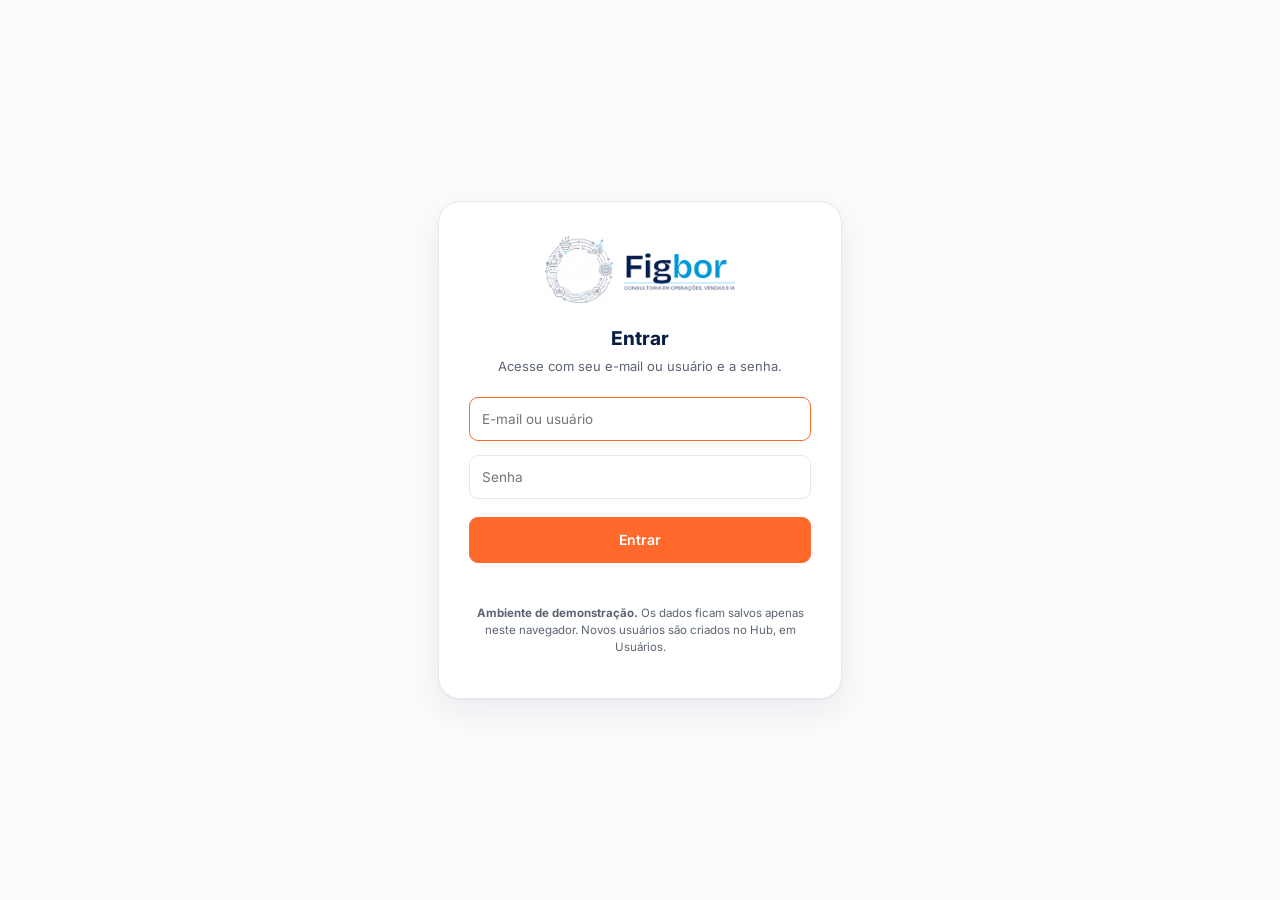
<file: FIGBOR-producao.html>
<!doctype html>
<html lang="pt-BR" data-theme="light">
<head>
<meta charset="utf-8">
<meta name="viewport" content="width=device-width, initial-scale=1">
<meta name="theme-color" content="#0A1F44">
<title>FIGBOR — Produção &amp; PCP</title>
<link rel="preconnect" href="https://fonts.googleapis.com">
<link rel="preconnect" href="https://fonts.gstatic.com" crossorigin>
<link href="https://fonts.googleapis.com/css2?family=Inter:wght@400;500;600;700;800&display=swap" rel="stylesheet">
<link rel="stylesheet" href="figbor-core.css">
<style>
  .tabs{display:flex;gap:4px;margin-bottom:18px;flex-wrap:wrap}
  .tab{border:0;background:transparent;color:var(--page-sub);font:inherit;font-size:13.5px;font-weight:600;padding:8px 13px;border-radius:9px;cursor:pointer}
  .tab:hover,.tab.active{color:var(--page-fg);background:var(--chip-bg)}
  .view{display:none}.view.active{display:block}
  /* progress cell */
  .pg{display:flex;align-items:center;gap:10px;min-width:150px}
  .pg .pt{flex:1;height:9px;background:var(--track);border-radius:6px;overflow:hidden;min-width:70px}
  .pg .pf{height:100%;border-radius:6px;background:var(--info);min-width:2px}
  .pg .pn{font-size:12px;font-weight:700;color:var(--page-sub);min-width:38px;text-align:right;font-variant-numeric:tabular-nums}
  /* OEE gauge card */
  .oee{display:grid;grid-template-columns:repeat(4,1fr);gap:14px}
  @media(max-width:820px){.oee{grid-template-columns:repeat(2,1fr)}}
  @media(max-width:480px){.oee{grid-template-columns:1fr}}
  .oeebox{background:var(--card-bg);border:1px solid var(--card-line);border-radius:15px;padding:18px;text-align:center;box-shadow:var(--shadow)}
  .oeebox .dl{font-size:11.5px;font-weight:700;letter-spacing:.04em;text-transform:uppercase;color:var(--page-sub)}
  .oeebox .dv{font-size:30px;font-weight:800;letter-spacing:-.02em;margin:8px 0 4px}
  .oeebox .dc{font-size:11.5px;color:var(--page-sub)}
  .oeebox.big{background:linear-gradient(135deg,var(--info),#3D82D6);border:0;color:#fff}
  .oeebox.big .dl,.oeebox.big .dc{color:rgba(255,255,255,.85)}
  .ring{--p:0;--col:var(--info);width:76px;height:76px;border-radius:50%;margin:2px auto 10px;
    background:conic-gradient(var(--col) calc(var(--p)*1%),var(--track) 0);display:flex;align-items:center;justify-content:center}
  .ring::before{content:"";width:56px;height:56px;border-radius:50%;background:var(--card-bg)}
  .ring span{position:absolute;font-size:15px;font-weight:800}
  .ringw{position:relative;display:flex;align-items:center;justify-content:center}
  .sub{font-size:11px;color:var(--page-sub);font-weight:500}
  .lineTag{font-size:10.5px;font-weight:700;text-transform:uppercase;letter-spacing:.04em;padding:2px 7px;border-radius:5px;background:var(--chip-bg);color:var(--page-sub);white-space:nowrap}
</style>
</head>
<body>
<div id="figChrome"></div>

<main>
  <div class="wrap">
    <div class="pagehead"><div class="ht"><h1>Produção &amp; PCP</h1><p>Ordens de produção, plano de capacidade (PCP), matéria-prima, apontamentos de chão de fábrica e eficiência (OEE). Ambiente de demonstração — dados ilustrativos SEMALO Alimentos.</p></div>
      <div class="ha"><button class="btn primary" id="btnNovaOP">+ Nova OP</button><button class="btn" id="btnExpGeral"><svg viewBox="0 0 24 24" fill="none" stroke="currentColor" stroke-width="2" stroke-linecap="round" stroke-linejoin="round"><path d="M12 21V9m0 0l-4 4m4-4l4 4M4 3h16"/></svg><span>Exportar OPs</span></button></div>
    </div>

    <div class="tabs" id="tabs">
      <button class="tab active" data-view="painel">Painel</button>
      <button class="tab" data-view="pcp">PCP</button>
      <button class="tab" data-view="materiaprima">Matéria-prima</button>
      <button class="tab" data-view="ops">Ordens de Produção</button>
      <button class="tab" data-view="apontamento">Apontamento &amp; OEE</button>
    </div>

    <!-- ============ PAINEL ============ -->
    <section class="view active" id="view-painel">
      <div class="kpis" id="kpisPainel"></div>
      <div class="grid2 mt16">
        <div class="card"><div class="ch"><h3>OPs por status</h3><span class="hint">mês corrente</span></div><div class="cb"><div class="bars" id="barsStatus"></div></div></div>
        <div class="card"><div class="ch"><h3>Produção por linha</h3><span class="hint">unidades no mês</span></div><div class="cb"><div class="bars" id="barsLinha"></div></div></div>
      </div>
      <div class="card mt16"><div class="ch"><h3>Em produção agora</h3><span class="hint">tempo real — progresso produzido / planejado</span></div>
        <div class="cb" style="padding:0 0 6px"><div class="tblwrap" style="border:0;box-shadow:none;border-radius:0">
          <table><thead><tr><th>OP</th><th>Produto</th><th>Linha</th><th class="num">Planejado</th><th>Progresso</th><th>Prev. fim</th><th>Operador</th></tr></thead><tbody id="agoraBody"></tbody></table>
        </div></div>
      </div>
      <div class="grid2 mt16">
        <div class="card"><div class="ch"><h3>Produção diária (últimos 10 dias)</h3><span class="hint">unidades boas</span></div><div class="cb"><div class="bars" id="barsDia"></div></div></div>
        <div class="card"><div class="ch"><h3>Refugo por produto</h3><span class="hint">% do produzido no mês</span></div><div class="cb"><div class="bars" id="barsRefugo"></div></div></div>
      </div>
    </section>

    <!-- ============ PCP ============ -->
    <section class="view" id="view-pcp">
      <div class="kpis" id="kpisPcp"></div>
      <div class="toolbar mt16">
        <div class="search"><svg viewBox="0 0 24 24" fill="none" stroke="currentColor" stroke-width="2" stroke-linecap="round"><circle cx="11" cy="11" r="7"/><path d="M21 21l-4-4"/></svg><input id="qPcp" placeholder="Buscar produto, linha…"></div>
        <select id="fPcpSem"><option value="">Todas as semanas</option></select>
        <select id="fPcpStatus"><option value="">Todos os status</option><option value="ok">Atendido</option><option value="parcial">Parcial</option><option value="risco">Em risco</option><option value="gargalo">Gargalo</option></select>
        <span class="muted" id="pcpCount" style="font-size:12.5px"></span>
      </div>
      <div class="tblwrap"><table><thead><tr><th>Produto</th><th>Linha</th><th>Semana</th><th class="num">Demanda</th><th class="num">Capacidade</th><th class="num">Programado</th><th class="num">Gap</th><th>Status</th></tr></thead><tbody id="pcpBody"></tbody></table></div>
    </section>

    <!-- ============ MATÉRIA-PRIMA ============ -->
    <section class="view" id="view-materiaprima">
      <div class="kpis" id="kpisMp"></div>
      <div class="toolbar mt16">
        <div class="search"><svg viewBox="0 0 24 24" fill="none" stroke="currentColor" stroke-width="2" stroke-linecap="round"><circle cx="11" cy="11" r="7"/><path d="M21 21l-4-4"/></svg><input id="qMp" placeholder="Buscar insumo…"></div>
        <select id="fMpStatus"><option value="">Todos</option><option value="ok">OK</option><option value="baixo">Abaixo do mínimo</option></select>
        <button class="btn" id="btnExpMp"><svg viewBox="0 0 24 24" fill="none" stroke="currentColor" stroke-width="2" stroke-linecap="round" stroke-linejoin="round"><path d="M12 21V9m0 0l-4 4m4-4l4 4M4 3h16"/></svg><span>Exportar</span></button>
        <span class="muted" id="mpCount" style="font-size:12.5px"></span>
      </div>
      <div class="tblwrap"><table><thead><tr><th>Insumo</th><th>Un.</th><th class="num">Saldo</th><th class="num">Consumo méd./dia</th><th class="num">Necessidade p/ OPs</th><th class="num">Cobertura</th><th class="num">Mínimo</th><th>Status</th></tr></thead><tbody id="mpBody"></tbody></table></div>
    </section>

    <!-- ============ OPs ============ -->
    <section class="view" id="view-ops">
      <div class="toolbar">
        <div class="search"><svg viewBox="0 0 24 24" fill="none" stroke="currentColor" stroke-width="2" stroke-linecap="round"><circle cx="11" cy="11" r="7"/><path d="M21 21l-4-4"/></svg><input id="qOp" placeholder="Buscar OP, produto, linha…"></div>
        <select id="fOpStatus"><option value="">Todos os status</option><option value="planejada">Planejada</option><option value="liberada">Liberada</option><option value="producao">Em produção</option><option value="pausada">Pausada</option><option value="concluida">Concluída</option><option value="atrasada">Atrasada</option></select>
        <select id="fOpLinha"><option value="">Todas as linhas</option></select>
        <button class="btn" id="btnExpOp"><svg viewBox="0 0 24 24" fill="none" stroke="currentColor" stroke-width="2" stroke-linecap="round" stroke-linejoin="round"><path d="M12 21V9m0 0l-4 4m4-4l4 4M4 3h16"/></svg><span>Exportar</span></button>
        <span class="muted" id="opCount" style="font-size:12.5px"></span>
      </div>
      <div class="tblwrap"><table><thead><tr><th>OP nº</th><th>Produto</th><th>Linha</th><th>Filial</th><th class="num">Planejado</th><th>Produzido</th><th>Início</th><th>Prev. fim</th><th>Status</th></tr></thead><tbody id="opBody"></tbody></table></div>
    </section>

    <!-- ============ APONTAMENTO ============ -->
    <section class="view" id="view-apontamento">
      <div class="card"><div class="ch"><h3>OEE — Eficiência Global dos Equipamentos</h3><span class="hint">média turno atual · Disponibilidade × Performance × Qualidade</span></div>
        <div class="cb"><div class="oee">
          <div class="oeebox"><div class="dl">Disponibilidade</div><div class="ringw"><div class="ring" style="--p:91;--col:var(--ok)"><span>91%</span></div></div><div class="dc">tempo operando / previsto</div></div>
          <div class="oeebox"><div class="dl">Performance</div><div class="ringw"><div class="ring" style="--p:88;--col:var(--info)"><span>88%</span></div></div><div class="dc">ritmo real / ritmo ideal</div></div>
          <div class="oeebox"><div class="dl">Qualidade</div><div class="ringw"><div class="ring" style="--p:97;--col:var(--violet)"><span>97%</span></div></div><div class="dc">boas / total produzido</div></div>
          <div class="oeebox big"><div class="dl">OEE</div><div class="dv">77,7%</div><div class="dc">meta 80% · classe mundial 85%</div></div>
        </div></div>
      </div>
      <div class="toolbar mt16">
        <div class="search"><svg viewBox="0 0 24 24" fill="none" stroke="currentColor" stroke-width="2" stroke-linecap="round"><circle cx="11" cy="11" r="7"/><path d="M21 21l-4-4"/></svg><input id="qAp" placeholder="Buscar OP, operador, linha…"></div>
        <select id="fApLinha"><option value="">Todas as linhas</option></select>
        <button class="btn" id="btnExpAp"><svg viewBox="0 0 24 24" fill="none" stroke="currentColor" stroke-width="2" stroke-linecap="round" stroke-linejoin="round"><path d="M12 21V9m0 0l-4 4m4-4l4 4M4 3h16"/></svg><span>Exportar</span></button>
        <span class="muted" id="apCount" style="font-size:12.5px"></span>
      </div>
      <div class="tblwrap"><table><thead><tr><th>OP</th><th>Linha</th><th>Início</th><th>Fim</th><th class="num">Produzido</th><th class="num">Refugo</th><th>Parada (motivo)</th><th class="num">Min. parado</th><th>Operador</th></tr></thead><tbody id="apBody"></tbody></table></div>
    </section>

  </div>
</main>
<footer class="fig-foot"><div class="wrap"><b>FIGBOR · Produção &amp; PCP</b> — ambiente de demonstração SEMALO Alimentos. Dados ilustrativos.</div></footer>

<!-- MODAL nova OP (demo) -->
<div class="overlay" id="mdOP"><div class="modal"><div class="mh"><h3>Nova Ordem de Produção</h3><button class="xbtn" data-close="mdOP">×</button></div>
  <div class="mb"><div class="formgrid">
    <div class="field"><label>OP nº</label><input id="o_num" placeholder="auto se vazio"></div>
    <div class="field"><label>Filial</label><select id="o_filial"><option>2 - MS/MATRIZ</option><option>6 - FILIAL RS</option><option>10 - FILIAL DF</option><option>12 - FILIAL PR</option><option>SP - SÃO PAULO</option></select></div>
    <div class="field full"><label>Produto <span class="req">*</span></label><select id="o_prod"></select></div>
    <div class="field"><label>Linha</label><select id="o_linha"></select></div>
    <div class="field"><label>Qtd planejada <span class="req">*</span></label><input id="o_qtd" type="number" min="0" step="1" placeholder="0"></div>
    <div class="field"><label>Início</label><input id="o_ini" type="date"></div>
    <div class="field"><label>Prev. fim</label><input id="o_fim" type="date"></div>
    <div class="field full"><label>Observação</label><textarea id="o_obs" placeholder="Lote, prioridade, cliente…"></textarea></div>
  </div></div>
  <div class="mf"><button class="btn" data-close="mdOP">Cancelar</button><button class="btn primary" id="btnSaveOP">Criar OP</button></div>
</div></div>

<script src="figbor-core.js"></script>
<script>
(function(){
  "use strict";

  /* ---------------- catálogos ---------------- */
  var PRODUTOS=["Molho de Tomate 340g","Maionese 3kg","Ketchup 1,01kg","Mostarda 200g","Extrato de Tomate 4,1kg","Vinagre 750ml","Molho Barbecue 400g","Shoyu 900ml","Maionese 500g","Ketchup 380g"];
  var LINHAS=["Linha 1 - Envase","Linha 2 - Emulsão","Linha 3 - Extrato","Linha 4 - Vinagre","Linha 5 - Sachê"];
  var FILIAIS=["2 - MS/MATRIZ","6 - FILIAL RS","10 - FILIAL DF","12 - FILIAL PR","SP - SÃO PAULO"];

  var SLAB={planejada:"Planejada",liberada:"Liberada",producao:"Em produção",pausada:"Pausada",concluida:"Concluída",atrasada:"Atrasada"};
  var SCLS={planejada:"slate",liberada:"info",producao:"warn",pausada:"violet",concluida:"ok",atrasada:"danger"};

  var t=FIG.today0();
  function d(off){var x=new Date(t);x.setDate(x.getDate()+off);return FIG.iso(x);}
  function hm(hh,mm){return String(hh).padStart(2,"0")+":"+String(mm).padStart(2,"0");}

  /* ---------------- ORDENS DE PRODUÇÃO ---------------- */
  var OPS=[
    {num:"OP-24118",prod:"Molho de Tomate 340g",linha:"Linha 1 - Envase",filial:"2 - MS/MATRIZ",plan:48000,prod_q:31200,ini:d(-1),fim:d(0),status:"producao",oper:"Carlos Menezes"},
    {num:"OP-24119",prod:"Maionese 3kg",linha:"Linha 2 - Emulsão",filial:"12 - FILIAL PR",plan:9000,prod_q:5400,ini:d(-1),fim:d(0),status:"producao",oper:"Fernanda Lima"},
    {num:"OP-24120",prod:"Extrato de Tomate 4,1kg",linha:"Linha 3 - Extrato",filial:"2 - MS/MATRIZ",plan:6200,prod_q:4900,ini:d(0),fim:d(0),status:"producao",oper:"Rogério Alves"},
    {num:"OP-24121",prod:"Ketchup 1,01kg",linha:"Linha 1 - Envase",filial:"10 - FILIAL DF",plan:22000,prod_q:14300,ini:d(0),fim:d(1),status:"producao",oper:"Patrícia Souza"},
    {num:"OP-24122",prod:"Vinagre 750ml",linha:"Linha 4 - Vinagre",filial:"6 - FILIAL RS",plan:36000,prod_q:9200,ini:d(0),fim:d(1),status:"producao",oper:"Marcos Oliveira"},
    {num:"OP-24123",prod:"Molho Barbecue 400g",linha:"Linha 5 - Sachê",filial:"SP - SÃO PAULO",plan:15000,prod_q:0,ini:d(1),fim:d(2),status:"liberada",oper:"—"},
    {num:"OP-24124",prod:"Shoyu 900ml",linha:"Linha 4 - Vinagre",filial:"12 - FILIAL PR",plan:12500,prod_q:0,ini:d(1),fim:d(2),status:"planejada",oper:"—"},
    {num:"OP-24125",prod:"Mostarda 200g",linha:"Linha 5 - Sachê",filial:"2 - MS/MATRIZ",plan:18000,prod_q:0,ini:d(2),fim:d(3),status:"planejada",oper:"—"},
    {num:"OP-24126",prod:"Maionese 500g",linha:"Linha 2 - Emulsão",filial:"10 - FILIAL DF",plan:24000,prod_q:11800,ini:d(-2),fim:d(-1),status:"pausada",oper:"Juliana Prado"},
    {num:"OP-24112",prod:"Ketchup 380g",linha:"Linha 1 - Envase",filial:"6 - FILIAL RS",plan:40000,prod_q:26500,ini:d(-3),fim:d(-1),status:"atrasada",oper:"Anderson Ribeiro"},
    {num:"OP-24108",prod:"Molho de Tomate 340g",linha:"Linha 1 - Envase",filial:"2 - MS/MATRIZ",plan:52000,prod_q:52000,ini:d(-4),fim:d(-3),status:"concluida",oper:"Carlos Menezes"},
    {num:"OP-24109",prod:"Extrato de Tomate 4,1kg",linha:"Linha 3 - Extrato",filial:"2 - MS/MATRIZ",plan:6800,prod_q:6800,ini:d(-4),fim:d(-4),status:"concluida",oper:"Rogério Alves"},
    {num:"OP-24110",prod:"Vinagre 750ml",linha:"Linha 4 - Vinagre",filial:"6 - FILIAL RS",plan:30000,prod_q:30000,ini:d(-5),fim:d(-4),status:"concluida",oper:"Marcos Oliveira"},
    {num:"OP-24111",prod:"Maionese 3kg",linha:"Linha 2 - Emulsão",filial:"12 - FILIAL PR",plan:8400,prod_q:8400,ini:d(-5),fim:d(-5),status:"concluida",oper:"Fernanda Lima"},
    {num:"OP-24107",prod:"Shoyu 900ml",linha:"Linha 4 - Vinagre",filial:"SP - SÃO PAULO",plan:11000,prod_q:11000,ini:d(-6),fim:d(-6),status:"concluida",oper:"Tânia Gonçalves"}
  ];

  /* ---------------- PCP (plano semanal) ---------------- */
  var SEMANAS=["Sem 31 (28/07–03/08)","Sem 32 (04/08–10/08)","Sem 33 (11/08–17/08)","Sem 34 (18/08–24/08)"];
  var PCP=[
    {prod:"Molho de Tomate 340g",linha:"Linha 1 - Envase",sem:0,dem:210000,cap:230000,prog:210000},
    {prod:"Ketchup 1,01kg",linha:"Linha 1 - Envase",sem:0,dem:96000,cap:90000,prog:88000},
    {prod:"Maionese 3kg",linha:"Linha 2 - Emulsão",sem:0,dem:34000,cap:40000,prog:34000},
    {prod:"Extrato de Tomate 4,1kg",linha:"Linha 3 - Extrato",sem:0,dem:28000,cap:26000,prog:24500},
    {prod:"Vinagre 750ml",linha:"Linha 4 - Vinagre",sem:0,dem:120000,cap:150000,prog:120000},
    {prod:"Mostarda 200g",linha:"Linha 5 - Sachê",sem:1,dem:64000,cap:70000,prog:64000},
    {prod:"Molho Barbecue 400g",linha:"Linha 5 - Sachê",sem:1,dem:52000,cap:48000,prog:44000},
    {prod:"Shoyu 900ml",linha:"Linha 4 - Vinagre",sem:1,dem:41000,cap:60000,prog:41000},
    {prod:"Maionese 500g",linha:"Linha 2 - Emulsão",sem:1,dem:88000,cap:82000,prog:78000},
    {prod:"Ketchup 380g",linha:"Linha 1 - Envase",sem:2,dem:145000,cap:120000,prog:110000},
    {prod:"Molho de Tomate 340g",linha:"Linha 1 - Envase",sem:2,dem:198000,cap:230000,prog:198000},
    {prod:"Extrato de Tomate 4,1kg",linha:"Linha 3 - Extrato",sem:2,dem:31000,cap:26000,prog:23000},
    {prod:"Vinagre 750ml",linha:"Linha 4 - Vinagre",sem:3,dem:132000,cap:150000,prog:132000},
    {prod:"Maionese 3kg",linha:"Linha 2 - Emulsão",sem:3,dem:37500,cap:40000,prog:37500},
    {prod:"Mostarda 200g",linha:"Linha 5 - Sachê",sem:3,dem:71000,cap:70000,prog:66000}
  ];
  function pcpStatus(r){
    var gap=r.prog-r.dem;
    if(r.cap<r.dem) return {k:"gargalo",lab:"Gargalo",cls:"danger"};
    if(gap>=0) return {k:"ok",lab:"Atendido",cls:"ok"};
    if(r.prog>=r.dem*0.92) return {k:"parcial",lab:"Parcial",cls:"warn"};
    return {k:"risco",lab:"Em risco",cls:"violet"};
  }

  /* ---------------- MATÉRIA-PRIMA ---------------- */
  var MP=[
    {ins:"Tomate in natura",un:"kg",saldo:184000,cons:42000,nec:210000,min:120000,custo:1.85},
    {ins:"Óleo de soja refinado",un:"L",saldo:38500,cons:9800,nec:44000,min:30000,custo:6.40},
    {ins:"Vinagre de álcool",un:"L",saldo:72000,cons:14500,nec:58000,min:40000,custo:2.10},
    {ins:"Ovo pasteurizado",un:"kg",saldo:6200,cons:2400,nec:11000,min:8000,custo:12.90},
    {ins:"Açúcar cristal",un:"kg",saldo:41000,cons:6800,nec:28000,min:25000,custo:3.55},
    {ins:"Sal refinado",un:"kg",saldo:52000,cons:5100,nec:19000,min:18000,custo:1.20},
    {ins:"Embalagem PET 340g",un:"un",saldo:520000,cons:210000,nec:410000,min:300000,custo:0.42},
    {ins:"Embalagem balde 3kg",un:"un",saldo:9800,cons:3400,nec:12000,min:10000,custo:2.80},
    {ins:"Rótulo Molho Tomate",un:"un",saldo:610000,cons:200000,nec:420000,min:250000,custo:0.06},
    {ins:"Rótulo Ketchup",un:"un",saldo:88000,cons:90000,nec:190000,min:150000,custo:0.06},
    {ins:"Tampa flip-top",un:"un",saldo:340000,cons:120000,nec:300000,min:280000,custo:0.11},
    {ins:"Amido de milho",un:"kg",saldo:14500,cons:2900,nec:12000,min:10000,custo:4.20},
    {ins:"Extrato de malte (shoyu)",un:"L",saldo:2100,cons:900,nec:4200,min:3000,custo:9.60},
    {ins:"Filme termoencolhível",un:"kg",saldo:8600,cons:1500,nec:6800,min:6000,custo:14.30}
  ];
  function mpStatus(m){ return (m.saldo<m.min)?{k:"baixo",lab:"Abaixo do mínimo",cls:"danger"}:{k:"ok",lab:"OK",cls:"ok"}; }

  /* ---------------- APONTAMENTOS ---------------- */
  var AP=[
    {op:"OP-24118",linha:"Linha 1 - Envase",ini:hm(6,0),fim:hm(9,20),prodq:14200,ref:180,par:"Ajuste de peso",parmin:18,oper:"Carlos Menezes"},
    {op:"OP-24118",linha:"Linha 1 - Envase",ini:hm(9,40),fim:hm(12,0),prodq:17000,ref:120,par:"—",parmin:0,oper:"Carlos Menezes"},
    {op:"OP-24119",linha:"Linha 2 - Emulsão",ini:hm(6,0),fim:hm(10,10),prodq:5400,ref:60,par:"Troca de formato / setup",parmin:34,oper:"Fernanda Lima"},
    {op:"OP-24120",linha:"Linha 3 - Extrato",ini:hm(7,0),fim:hm(11,30),prodq:4900,ref:95,par:"Limpeza CIP",parmin:45,oper:"Rogério Alves"},
    {op:"OP-24121",linha:"Linha 1 - Envase",ini:hm(13,0),fim:hm(16,45),prodq:14300,ref:210,par:"Falha no rótulo",parmin:22,oper:"Patrícia Souza"},
    {op:"OP-24122",linha:"Linha 4 - Vinagre",ini:hm(7,30),fim:hm(11,0),prodq:9200,ref:70,par:"Aguardando MP",parmin:52,oper:"Marcos Oliveira"},
    {op:"OP-24126",linha:"Linha 2 - Emulsão",ini:hm(6,0),fim:hm(12,0),prodq:11800,ref:260,par:"Manutenção corretiva",parmin:96,oper:"Juliana Prado"},
    {op:"OP-24112",linha:"Linha 1 - Envase",ini:hm(14,0),fim:hm(22,0),prodq:26500,ref:340,par:"Falta de embalagem",parmin:74,oper:"Anderson Ribeiro"},
    {op:"OP-24108",linha:"Linha 1 - Envase",ini:hm(6,0),fim:hm(14,0),prodq:26000,ref:150,par:"Parada programada",parmin:30,oper:"Carlos Menezes"},
    {op:"OP-24108",linha:"Linha 1 - Envase",ini:hm(14,20),fim:hm(20,0),prodq:26000,ref:110,par:"—",parmin:0,oper:"Sandra Nogueira"},
    {op:"OP-24110",linha:"Linha 4 - Vinagre",ini:hm(6,0),fim:hm(13,30),prodq:30000,ref:90,par:"Troca de formato / setup",parmin:28,oper:"Marcos Oliveira"},
    {op:"OP-24107",linha:"Linha 4 - Vinagre",ini:hm(7,0),fim:hm(12,40),prodq:11000,ref:130,par:"Ajuste de peso",parmin:16,oper:"Tânia Gonçalves"}
  ];

  /* produção diária últimos 10 dias */
  var DIAS=[];
  (function(){var seq=[47200,39800,44100,41200,0,0,43600,45900,40300,38100];
    for(var i=9;i>=0;i--){DIAS.push({dia:d(-i),un:seq[9-i]});}})();

  var nf=FIG.nf, esc=FIG.esc, brl=FIG.brl;

  /* ============ RENDER: PAINEL ============ */
  function renderPainel(){
    var emProd=OPS.filter(function(o){return o.status==="producao";}).length;
    var concl=OPS.filter(function(o){return o.status==="concluida";}).length;
    var atras=OPS.filter(function(o){return o.status==="atrasada";}).length;
    var prodUn=OPS.reduce(function(s,o){return s+(o.status==="concluida"?o.prod_q:0);},0)+OPS.filter(function(o){return o.status==="producao";}).reduce(function(s,o){return s+o.prod_q;},0);
    var totRef=AP.reduce(function(s,a){return s+a.ref;},0);
    var totProdAp=AP.reduce(function(s,a){return s+a.prodq;},0);
    var refPct=totProdAp?(totRef/(totProdAp+totRef)*100):0;
    var kpis=[
      {lab:"OPs em produção",val:nf(emProd),cap:"linhas ativas agora",cls:"warn"},
      {lab:"Concluídas no mês",val:nf(concl),cap:"ordens finalizadas",cls:"ok"},
      {lab:"Eficiência / OEE",val:"77,7%",cap:"meta 80%",cls:"info"},
      {lab:"Produzido (un) mês",val:nf(prodUn),cap:"unidades boas",cls:"violet"},
      {lab:"Refugo",val:refPct.toFixed(1).replace(".",",")+"%",cap:nf(totRef)+" un descartadas",cls:"danger"},
      {lab:"OPs atrasadas",val:nf(atras),cap:"exigem ação PCP",cls:atras>0?"danger":"ok"}
    ];
    document.getElementById("kpisPainel").innerHTML=kpis.map(kpiHtml).join("");

    var cs={};Object.keys(SLAB).forEach(function(k){cs[k]=0;});OPS.forEach(function(o){cs[o.status]++;});
    var maxS=Math.max.apply(null,Object.keys(cs).map(function(k){return cs[k];}).concat([1]));
    document.getElementById("barsStatus").innerHTML=Object.keys(SLAB).map(function(k){
      return bar(SLAB[k],cs[k],maxS,"var(--"+SCLS[k]+")",nf(cs[k]));
    }).join("");

    var pl={};LINHAS.forEach(function(l){pl[l]=0;});
    OPS.forEach(function(o){if(o.status==="concluida"||o.status==="producao")pl[o.linha]=(pl[o.linha]||0)+o.prod_q;});
    var maxL=Math.max.apply(null,LINHAS.map(function(l){return pl[l];}).concat([1]));
    document.getElementById("barsLinha").innerHTML=LINHAS.map(function(l){
      return bar(l.replace(/^Linha \d+ - /,""),pl[l],maxL,"var(--info)",nf(pl[l]));
    }).join("");

    var agora=OPS.filter(function(o){return o.status==="producao";});
    document.getElementById("agoraBody").innerHTML=agora.map(function(o){
      var pct=o.plan?Math.round(o.prod_q/o.plan*100):0;
      return '<tr><td class="mono">'+esc(o.num)+'</td><td class="prod">'+esc(o.prod)+'</td><td><span class="lineTag">'+esc(lineShort(o.linha))+'</span></td>'+
        '<td class="num">'+nf(o.plan)+'</td><td>'+progress(pct,o.prod_q)+'</td><td>'+FIG.fmt(o.fim)+'</td><td>'+esc(o.oper)+'</td></tr>';
    }).join("");

    var maxD=Math.max.apply(null,DIAS.map(function(x){return x.un;}).concat([1]));
    document.getElementById("barsDia").innerHTML=DIAS.map(function(x){
      var lbl=x.dia.slice(8)+"/"+x.dia.slice(5,7);
      return bar(lbl,x.un,maxD,x.un===0?"var(--slate)":"var(--warn)",x.un===0?"folga":nf(x.un));
    }).join("");

    var rp={};AP.forEach(function(a){var op=OPS.filter(function(o){return o.num===a.op;})[0];var p=op?op.prod:a.op;rp[p]=rp[p]||{ref:0,tot:0};rp[p].ref+=a.ref;rp[p].tot+=a.prodq;});
    var arr=Object.keys(rp).map(function(p){return {p:p,pct:rp[p].tot?rp[p].ref/(rp[p].tot+rp[p].ref)*100:0};}).sort(function(a,b){return b.pct-a.pct;}).slice(0,8);
    var maxR=Math.max.apply(null,arr.map(function(x){return x.pct;}).concat([1]));
    document.getElementById("barsRefugo").innerHTML=arr.map(function(x){
      return bar(x.p.replace(/ \d.*/,""),x.pct,maxR,"var(--danger)",x.pct.toFixed(2).replace(".",",")+"%");
    }).join("");
  }

  /* ============ RENDER: PCP ============ */
  function renderPcp(){
    var q=(document.getElementById("qPcp").value||"").toLowerCase().trim();
    var fSem=document.getElementById("fPcpSem").value;
    var fSt=document.getElementById("fPcpStatus").value;
    var rows=PCP.filter(function(r){
      var st=pcpStatus(r);
      if(fSem!==""&&String(r.sem)!==fSem)return false;
      if(fSt&&st.k!==fSt)return false;
      if(q){var hay=(r.prod+" "+r.linha).toLowerCase();if(hay.indexOf(q)<0)return false;}
      return true;
    });
    document.getElementById("pcpCount").textContent=rows.length+" item(ns)";
    document.getElementById("pcpBody").innerHTML=rows.length?rows.map(function(r){
      var st=pcpStatus(r);var gap=r.prog-r.dem;
      var gcls=gap>=0?"":' style="color:var(--danger);font-weight:700"';
      return '<tr><td class="prod">'+esc(r.prod)+'</td><td><span class="lineTag">'+esc(lineShort(r.linha))+'</span></td>'+
        '<td>'+esc(SEMANAS[r.sem])+'</td><td class="num">'+nf(r.dem)+'</td><td class="num">'+nf(r.cap)+'</td><td class="num">'+nf(r.prog)+'</td>'+
        '<td class="num"'+gcls+'>'+(gap>=0?"+":"")+nf(gap)+'</td><td><span class="badge '+st.cls+'">'+st.lab+'</span></td></tr>';
    }).join(""):emptyRow(8,"Nenhum item no plano","Ajuste os filtros.");

    var totDem=PCP.reduce(function(s,r){return s+r.dem;},0);
    var totProg=PCP.reduce(function(s,r){return s+r.prog;},0);
    var gargalos=PCP.filter(function(r){return pcpStatus(r).k==="gargalo";}).length;
    var atend=totDem?(totProg/totDem*100):0;
    document.getElementById("kpisPcp").innerHTML=[
      {lab:"Demanda total",val:nf(totDem),cap:"unidades planejadas",cls:"info"},
      {lab:"Programado",val:nf(totProg),cap:"unidades alocadas",cls:"violet"},
      {lab:"Atendimento",val:atend.toFixed(1).replace(".",",")+"%",cap:"programado / demanda",cls:atend>=98?"ok":"warn"},
      {lab:"Gargalos de capacidade",val:nf(gargalos),cap:"linhas sem capacidade",cls:gargalos>0?"danger":"ok"}
    ].map(kpiHtml).join("");
  }

  /* ============ RENDER: MATÉRIA-PRIMA ============ */
  function renderMp(){
    var q=(document.getElementById("qMp").value||"").toLowerCase().trim();
    var fSt=document.getElementById("fMpStatus").value;
    var rows=MP.filter(function(m){
      var st=mpStatus(m);
      if(fSt&&st.k!==fSt)return false;
      if(q&&m.ins.toLowerCase().indexOf(q)<0)return false;
      return true;
    });
    document.getElementById("mpCount").textContent=rows.length+" insumo(s)";
    document.getElementById("mpBody").innerHTML=rows.length?rows.map(function(m){
      var st=mpStatus(m);
      var cob=m.cons?(m.saldo/m.cons):0;
      var cobcls=cob<3?' style="color:var(--danger);font-weight:700"':(cob<6?' style="color:var(--warn);font-weight:700"':"");
      return '<tr><td class="prod">'+esc(m.ins)+'</td><td class="muted">'+esc(m.un)+'</td><td class="num">'+nf(m.saldo)+'</td>'+
        '<td class="num">'+nf(m.cons)+'</td><td class="num">'+nf(m.nec)+'</td><td class="num"'+cobcls+'>'+cob.toFixed(1).replace(".",",")+' d</td>'+
        '<td class="num">'+nf(m.min)+'</td><td><span class="badge '+st.cls+'">'+st.lab+'</span></td></tr>';
    }).join(""):emptyRow(8,"Nenhum insumo","Ajuste os filtros.");

    var itens=MP.length;
    var abaixo=MP.filter(function(m){return mpStatus(m).k==="baixo";}).length;
    var valor=MP.reduce(function(s,m){return s+m.saldo*m.custo;},0);
    document.getElementById("kpisMp").innerHTML=[
      {lab:"Itens de insumo",val:nf(itens),cap:"em ficha técnica",cls:"info"},
      {lab:"Abaixo do mínimo",val:nf(abaixo),cap:"exigem compra",cls:abaixo>0?"danger":"ok"},
      {lab:"Valor em estoque",val:brl(valor),cap:"matéria-prima",cls:"violet"},
      {lab:"Necessidade p/ OPs",val:brl(MP.reduce(function(s,m){return s+m.nec*m.custo;},0)),cap:"para o plano atual",cls:"warn"}
    ].map(kpiHtml).join("");
  }

  /* ============ RENDER: OPs ============ */
  function renderOps(){
    var q=(document.getElementById("qOp").value||"").toLowerCase().trim();
    var fSt=document.getElementById("fOpStatus").value;
    var fLi=document.getElementById("fOpLinha").value;
    var rows=OPS.filter(function(o){
      if(fSt&&o.status!==fSt)return false;
      if(fLi&&o.linha!==fLi)return false;
      if(q){var hay=(o.num+" "+o.prod+" "+o.linha).toLowerCase();if(hay.indexOf(q)<0)return false;}
      return true;
    });
    document.getElementById("opCount").textContent=rows.length+" OP(s)";
    document.getElementById("opBody").innerHTML=rows.length?rows.map(function(o){
      var pct=o.plan?Math.round(o.prod_q/o.plan*100):0;
      return '<tr><td class="mono">'+esc(o.num)+'</td><td class="prod">'+esc(o.prod)+'</td><td><span class="lineTag">'+esc(lineShort(o.linha))+'</span></td>'+
        '<td class="muted">'+esc(o.filial)+'</td><td class="num">'+nf(o.plan)+'</td><td>'+progress(pct,o.prod_q)+'</td>'+
        '<td>'+FIG.fmt(o.ini)+'</td><td>'+FIG.fmt(o.fim)+'</td><td><span class="badge '+SCLS[o.status]+'">'+SLAB[o.status]+'</span></td></tr>';
    }).join(""):emptyRow(9,"Nenhuma OP","Ajuste os filtros ou crie uma nova OP.");
  }

  /* ============ RENDER: APONTAMENTO ============ */
  function renderAp(){
    var q=(document.getElementById("qAp").value||"").toLowerCase().trim();
    var fLi=document.getElementById("fApLinha").value;
    var rows=AP.filter(function(a){
      if(fLi&&a.linha!==fLi)return false;
      if(q){var hay=(a.op+" "+a.oper+" "+a.linha+" "+a.par).toLowerCase();if(hay.indexOf(q)<0)return false;}
      return true;
    });
    document.getElementById("apCount").textContent=rows.length+" apontamento(s)";
    document.getElementById("apBody").innerHTML=rows.length?rows.map(function(a){
      var parBadge=a.par==="—"?'<span class="muted">—</span>':'<span class="badge '+(a.parmin>=60?"danger":(a.parmin>=30?"warn":"slate"))+'">'+esc(a.par)+'</span>';
      return '<tr><td class="mono">'+esc(a.op)+'</td><td><span class="lineTag">'+esc(lineShort(a.linha))+'</span></td>'+
        '<td class="mono">'+esc(a.ini)+'</td><td class="mono">'+esc(a.fim)+'</td><td class="num">'+nf(a.prodq)+'</td>'+
        '<td class="num" style="color:var(--danger)">'+nf(a.ref)+'</td><td>'+parBadge+'</td><td class="num">'+nf(a.parmin)+'</td><td>'+esc(a.oper)+'</td></tr>';
    }).join(""):emptyRow(9,"Nenhum apontamento","Ajuste os filtros.");
  }

  /* ---------------- helpers de markup ---------------- */
  function kpiHtml(k){return '<div class="kpi '+(k.cls||"")+'"><span class="rail"></span><div class="lab">'+k.lab+'</div><div class="val">'+k.val+'</div><div class="cap">'+k.cap+'</div></div>';}
  function lineShort(l){return l.replace(/^Linha /,"L").replace(/ - /,"·");}
  function bar(label,val,max,color,note){
    var w=Math.round((val/max)*100);if(w<0)w=0;if(w>100)w=100;
    return '<div class="bar"><span class="bl">'+esc(label)+'</span><span class="bt"><span class="bf" style="width:'+w+'%;background:'+color+'"></span></span><span class="bn">'+note+'</span></div>';
  }
  function progress(pct,q){
    var col=pct>=100?"var(--ok)":(pct>=60?"var(--info)":(pct>=30?"var(--warn)":"var(--danger)"));
    return '<div class="pg"><span class="pt"><span class="pf" style="width:'+Math.min(100,pct)+'%;background:'+col+'"></span></span><span class="pn">'+pct+'%</span></div><span class="sub">'+nf(q)+' un</span>';
  }
  function emptyRow(cols,title,sub){return '<tr><td colspan="'+cols+'"><div class="empty"><b>'+esc(title)+'</b>'+esc(sub)+'</div></td></tr>';}

  /* ---------------- selects dinâmicos ---------------- */
  function fillSelect(id,arr,label){
    var el=document.getElementById(id);if(!el)return;
    el.innerHTML='<option value="">'+esc(label)+'</option>'+arr.map(function(v){return '<option value="'+esc(v)+'">'+esc(v)+'</option>';}).join("");
  }

  /* ---------------- wire ---------------- */
  function wire(){
    document.getElementById("tabs").addEventListener("click",function(e){var tb=e.target.closest(".tab");if(!tb)return;
      document.querySelectorAll(".tab").forEach(function(x){x.classList.remove("active");});
      document.querySelectorAll(".view").forEach(function(x){x.classList.remove("active");});
      tb.classList.add("active");document.getElementById("view-"+tb.getAttribute("data-view")).classList.add("active");});

    ["qPcp","fPcpSem","fPcpStatus"].forEach(function(i){document.getElementById(i).addEventListener("input",renderPcp);});
    ["qMp","fMpStatus"].forEach(function(i){document.getElementById(i).addEventListener("input",renderMp);});
    ["qOp","fOpStatus","fOpLinha"].forEach(function(i){document.getElementById(i).addEventListener("input",renderOps);});
    ["qAp","fApLinha"].forEach(function(i){document.getElementById(i).addEventListener("input",renderAp);});

    document.getElementById("btnExpGeral").addEventListener("click",expOps);
    document.getElementById("btnExpOp").addEventListener("click",expOps);
    document.getElementById("btnExpMp").addEventListener("click",function(){
      FIG.downloadCSV("figbor-producao-materiaprima-"+FIG.iso(t)+".csv",["insumo","un","saldo","consumo_dia","necessidade","minimo","status"],
        MP.map(function(m){return {insumo:m.ins,un:m.un,saldo:m.saldo,consumo_dia:m.cons,necessidade:m.nec,minimo:m.min,status:mpStatus(m).lab};}));FIG.toast("Matéria-prima exportada.");});
    document.getElementById("btnExpAp").addEventListener("click",function(){
      FIG.downloadCSV("figbor-producao-apontamentos-"+FIG.iso(t)+".csv",["op","linha","inicio","fim","produzido","refugo","parada","min_parado","operador"],
        AP.map(function(a){return {op:a.op,linha:a.linha,inicio:a.ini,fim:a.fim,produzido:a.prodq,refugo:a.ref,parada:a.par,min_parado:a.parmin,operador:a.oper};}));FIG.toast("Apontamentos exportados.");});

    document.getElementById("btnNovaOP").addEventListener("click",function(){
      fillSelect("o_prod",PRODUTOS,"Selecione…");fillSelect("o_linha",LINHAS,"Selecione…");
      document.getElementById("o_ini").value=FIG.iso(t);document.getElementById("o_num").value="";document.getElementById("o_qtd").value="";document.getElementById("o_fim").value="";
      FIG.openModal("mdOP");});
    document.getElementById("btnSaveOP").addEventListener("click",function(){
      var prod=document.getElementById("o_prod").value;var qtd=document.getElementById("o_qtd").value;
      if(!prod){alert("Selecione o produto.");return;}
      if(qtd===""){alert("Informe a quantidade planejada.");return;}
      var num=document.getElementById("o_num").value.trim()||("OP-"+(24127+OPS.filter(function(o){return o.status!=="concluida";}).length));
      OPS.unshift({num:num,prod:prod,linha:document.getElementById("o_linha").value||LINHAS[0],filial:document.getElementById("o_filial").value,
        plan:Number(qtd)||0,prod_q:0,ini:document.getElementById("o_ini").value||FIG.iso(t),fim:document.getElementById("o_fim").value||d(1),status:"planejada",oper:"—"});
      FIG.closeModal("mdOP");renderOps();renderPainel();FIG.toast("OP "+num+" criada (demo).");});
  }
  function expOps(){
    FIG.downloadCSV("figbor-producao-ops-"+FIG.iso(t)+".csv",["op","produto","linha","filial","planejado","produzido","inicio","prev_fim","status"],
      OPS.map(function(o){return {op:o.num,produto:o.prod,linha:o.linha,filial:o.filial,planejado:o.plan,produzido:o.prod_q,inicio:o.ini,prev_fim:o.fim,status:SLAB[o.status]};}));
    FIG.toast("Ordens de produção exportadas.");
  }

  FIG.requireAuth(function(){
    FIG.mountChrome({module:"producao"});
    fillSelect("fOpLinha",LINHAS,"Todas as linhas");
    fillSelect("fApLinha",LINHAS,"Todas as linhas");
    var sw=document.getElementById("fPcpSem");sw.innerHTML='<option value="">Todas as semanas</option>'+SEMANAS.map(function(s,i){return '<option value="'+i+'">'+esc(s)+'</option>';}).join("");
    FIG.wireModals();wire();
    renderPainel();renderPcp();renderMp();renderOps();renderAp();
  });
})();
</script>
</body>
</html>
</file>
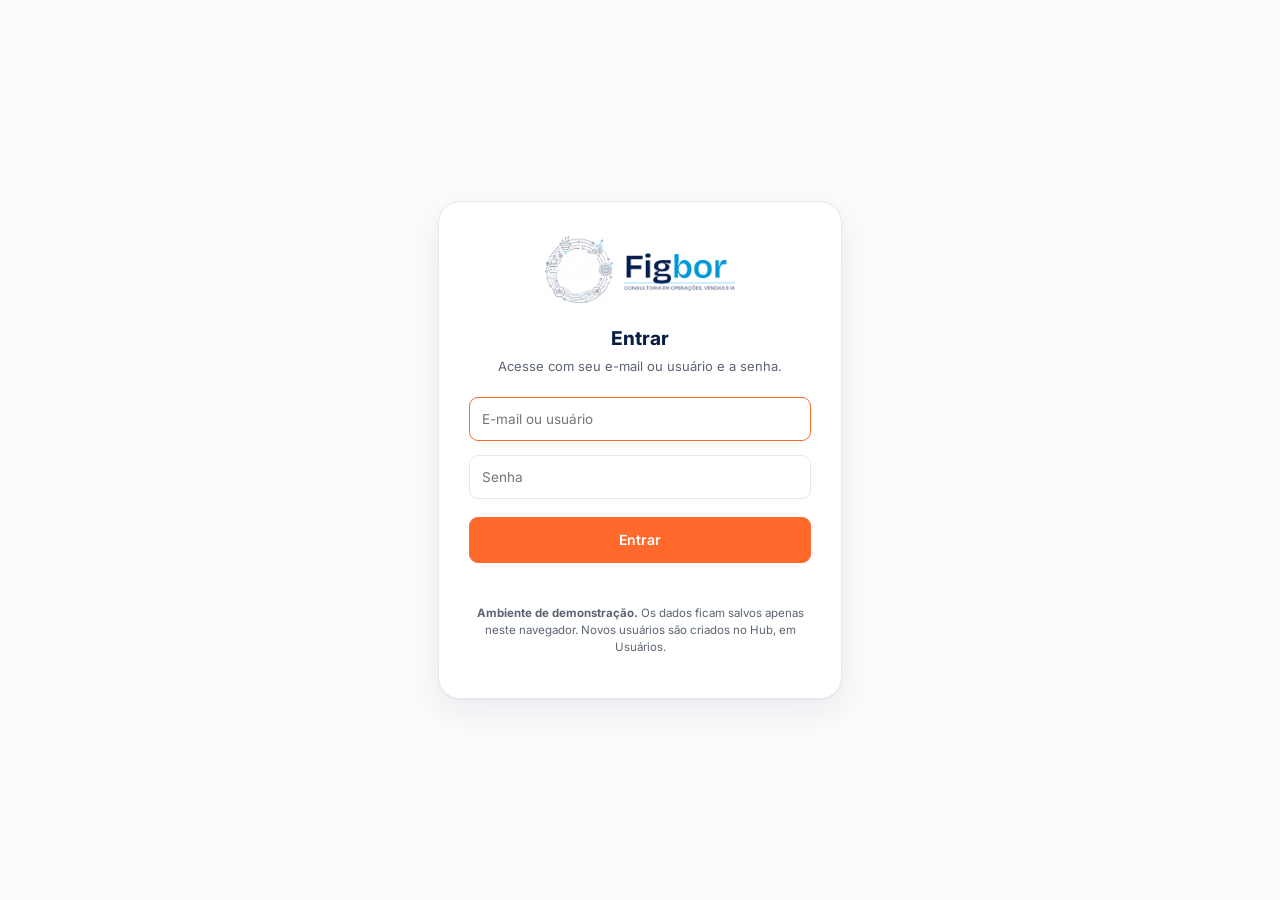
<file: FIGBOR-transporte.html>
<!doctype html>
<html lang="pt-BR" data-theme="light">
<head>
<meta charset="utf-8">
<meta name="viewport" content="width=device-width, initial-scale=1">
<meta name="theme-color" content="#0A1F44">
<title>FIGBOR — Logística & Transporte</title>
<link rel="preconnect" href="https://fonts.googleapis.com">
<link rel="preconnect" href="https://fonts.gstatic.com" crossorigin>
<link href="https://fonts.googleapis.com/css2?family=Inter:wght@400;500;600;700;800&display=swap" rel="stylesheet">
<link rel="stylesheet" href="figbor-core.css">
<style>
  .tabs{display:flex;gap:4px;margin-bottom:18px;flex-wrap:wrap}
  .tab{border:0;background:transparent;color:var(--page-sub);font:inherit;font-size:13.5px;font-weight:600;padding:8px 13px;border-radius:9px;cursor:pointer}
  .tab:hover,.tab.active{color:var(--page-fg);background:var(--chip-bg)}
  .view{display:none}.view.active{display:block}
  .clk{cursor:pointer}
  .miniprog{display:flex;align-items:center;gap:8px;min-width:150px}
  .miniprog .bt{flex:1;height:9px;background:var(--track);border-radius:6px;overflow:hidden}
  .miniprog .bf{height:100%;border-radius:6px;background:var(--acc)}
  .miniprog .lb{font-size:11.5px;font-weight:700;color:var(--page-sub);white-space:nowrap;min-width:38px;text-align:right}
  .arw{color:var(--page-sub);margin:0 4px}
  .stopseq{display:flex;flex-direction:column;gap:0;margin-top:4px}
  .stopseq .stp{display:grid;grid-template-columns:26px 1fr auto;gap:10px;align-items:center;padding:9px 0;border-bottom:1px solid var(--card-line)}
  .stopseq .stp:last-child{border-bottom:0}
  .stopseq .ord{width:24px;height:24px;border-radius:50%;background:var(--chip-bg);color:var(--page-fg);display:flex;align-items:center;justify-content:center;font-size:11.5px;font-weight:800;border:1px solid var(--card-line)}
  .stopseq .stp.done .ord{background:var(--ok);color:#fff;border-color:var(--ok)}
  .stopseq .stp.cur .ord{background:var(--acc);color:#fff;border-color:var(--acc)}
  .stopseq .cn{font-weight:600;font-size:13.5px}
  .stopseq .cc{font-size:12px;color:var(--page-sub)}
  .stopseq .jw{font-size:12px;color:var(--page-sub);font-variant-numeric:tabular-nums}
  .mapbox{background:var(--chip-bg);border:1px solid var(--card-line);border-radius:12px;padding:8px;margin-bottom:16px}
  .mapbox svg{display:block;width:100%;height:auto}
  .modal.wide{max-width:720px}
  .legdot{display:inline-block;width:10px;height:10px;border-radius:50%;margin-right:5px;vertical-align:middle}
</style>
</head>
<body>
<div id="figChrome"></div>

<main>
  <div class="wrap">
    <div class="pagehead"><div class="ht"><h1>Logística &amp; Transporte</h1><p>Cargas, fretes, roteirização, motoristas e entregas em tempo real. Ambiente de demonstração SEMALO Alimentos.</p></div>
      <div class="ha"><button class="btn" id="btnExpGeral"><svg viewBox="0 0 24 24" fill="none" stroke="currentColor" stroke-width="2" stroke-linecap="round" stroke-linejoin="round"><path d="M12 21V9m0 0l-4 4m4-4l4 4M4 3h16"/></svg><span>Exportar cargas</span></button></div>
    </div>

    <div class="tabs" id="tabs">
      <button class="tab active" data-view="painel">Painel</button>
      <button class="tab" data-view="roteirizacao">Roteirização</button>
      <button class="tab" data-view="motoristas">Motoristas</button>
      <button class="tab" data-view="cargas">Cargas</button>
      <button class="tab" data-view="entregas">Entregas</button>
    </div>

    <!-- PAINEL -->
    <section class="view active" id="view-painel">
      <div class="kpis" id="kpis"></div>
      <div class="kpis mt16" id="kpis2"></div>
      <div class="grid2 mt16">
        <div class="card"><div class="ch"><h3>Entregas por status</h3><span class="hint">hoje</span></div><div class="cb"><div class="bars" id="barsStatus"></div></div></div>
        <div class="card"><div class="ch"><h3>Frete por filial</h3><span class="hint">mês corrente</span></div><div class="cb"><div class="bars" id="barsFilial"></div></div></div>
      </div>
      <div class="card mt16"><div class="ch"><h3>Em rota agora</h3><span class="hint" id="emRotaHint"></span></div>
        <div class="cb" style="padding:0 0 6px"><div class="tblwrap" style="border:0;box-shadow:none;border-radius:0">
          <table><thead><tr><th>Rota</th><th>Motorista</th><th>Veículo</th><th>Destino atual</th><th class="num">Progresso</th><th>Previsão</th><th>Status</th></tr></thead><tbody id="emRotaBody"></tbody></table>
        </div></div>
      </div>
    </section>

    <!-- ROTEIRIZACAO -->
    <section class="view" id="view-roteirizacao">
      <div class="toolbar">
        <div class="search"><svg viewBox="0 0 24 24" fill="none" stroke="currentColor" stroke-width="2" stroke-linecap="round"><circle cx="11" cy="11" r="7"/><path d="M21 21l-4-4"/></svg><input id="qRota" placeholder="Buscar rota, motorista, placa…"></div>
        <select id="fRotaStatus"><option value="">Todos os status</option><option value="em_rota">Em rota</option><option value="planejada">Planejada</option><option value="finalizada">Finalizada</option><option value="atrasada">Atrasada</option></select>
        <span class="muted" id="rotaCount" style="font-size:12.5px"></span>
      </div>
      <p class="muted" style="font-size:12.5px;margin:-4px 0 12px">Clique em uma rota para ver a sequência de paradas e o mapa esquemático.</p>
      <div class="tblwrap"><table><thead><tr><th>Rota</th><th>Motorista</th><th>Veículo</th><th class="num">Paradas</th><th class="num">KM</th><th>Saída</th><th>Previsão</th><th>Status</th></tr></thead><tbody id="rotaBody"></tbody></table></div>
    </section>

    <!-- MOTORISTAS -->
    <section class="view" id="view-motoristas">
      <div class="toolbar">
        <div class="search"><svg viewBox="0 0 24 24" fill="none" stroke="currentColor" stroke-width="2" stroke-linecap="round"><circle cx="11" cy="11" r="7"/><path d="M21 21l-4-4"/></svg><input id="qMot" placeholder="Buscar motorista, cidade…"></div>
        <select id="fMotStatus"><option value="">Todos</option><option value="em_rota">Em rota</option><option value="parado">Parado</option><option value="finalizado">Finalizado</option></select>
        <span class="muted" id="motCount" style="font-size:12.5px"></span>
      </div>
      <div class="tblwrap"><table><thead><tr><th>Motorista</th><th>Veículo</th><th>Status</th><th class="num">Entregas do dia</th><th>Última posição</th><th>Hora</th><th>Rota atual</th></tr></thead><tbody id="motBody"></tbody></table></div>
    </section>

    <!-- CARGAS -->
    <section class="view" id="view-cargas">
      <div class="toolbar">
        <div class="search"><svg viewBox="0 0 24 24" fill="none" stroke="currentColor" stroke-width="2" stroke-linecap="round"><circle cx="11" cy="11" r="7"/><path d="M21 21l-4-4"/></svg><input id="qCarga" placeholder="Buscar nº, destino, motorista…"></div>
        <select id="fCargaStatus"><option value="">Todos os status</option><option value="carregando">Carregando</option><option value="em_transito">Em trânsito</option><option value="entregue">Entregue</option><option value="atrasada">Atrasada</option><option value="cancelada">Cancelada</option></select>
        <button class="btn" id="btnExpCarga"><svg viewBox="0 0 24 24" fill="none" stroke="currentColor" stroke-width="2" stroke-linecap="round" stroke-linejoin="round"><path d="M12 21V9m0 0l-4 4m4-4l4 4M4 3h16"/></svg><span>Exportar</span></button>
        <span class="muted" id="cargaCount" style="font-size:12.5px"></span>
      </div>
      <div class="tblwrap"><table><thead><tr><th>Nº</th><th>Origem → Destino</th><th>Motorista</th><th>Veículo</th><th>Saída</th><th>Prev.</th><th class="num">Custo</th><th>Status</th></tr></thead><tbody id="cargaBody"></tbody></table></div>
    </section>

    <!-- ENTREGAS -->
    <section class="view" id="view-entregas">
      <div class="toolbar">
        <div class="search"><svg viewBox="0 0 24 24" fill="none" stroke="currentColor" stroke-width="2" stroke-linecap="round"><circle cx="11" cy="11" r="7"/><path d="M21 21l-4-4"/></svg><input id="qEnt" placeholder="Buscar pedido, cliente, cidade…"></div>
        <select id="fEntStatus"><option value="">Todos os status</option><option value="a_caminho">A caminho</option><option value="entregue">Entregue</option><option value="falha">Falha</option></select>
        <button class="btn" id="btnExpEnt"><svg viewBox="0 0 24 24" fill="none" stroke="currentColor" stroke-width="2" stroke-linecap="round" stroke-linejoin="round"><path d="M12 21V9m0 0l-4 4m4-4l4 4M4 3h16"/></svg><span>Exportar</span></button>
        <span class="muted" id="entCount" style="font-size:12.5px"></span>
      </div>
      <div class="tblwrap"><table><thead><tr><th>Pedido</th><th>Cliente</th><th>Endereço / Cidade</th><th>Janela</th><th>Motorista</th><th>Status</th><th>Comprovante</th></tr></thead><tbody id="entBody"></tbody></table></div>
    </section>
  </div>
</main>
<footer class="fig-foot"><div class="wrap"><b>FIGBOR · Logística &amp; Transporte</b> — ambiente de demonstração, dados locais neste navegador.</div></footer>

<!-- MODAL rota -->
<div class="overlay" id="mdRota"><div class="modal wide"><div class="mh"><h3 id="rotaTitle">Rota</h3><button class="xbtn" data-close="mdRota">×</button></div>
  <div class="mb" id="rotaBody2"></div>
  <div class="mf"><button class="btn" data-close="mdRota">Fechar</button></div>
</div></div>

<script src="figbor-core.js"></script>
<script>
(function(){
  "use strict";
  var STORE=FIG.data("transporte");
  var db=null;

  var ROTA_LAB={em_rota:"Em rota",planejada:"Planejada",finalizada:"Finalizada",atrasada:"Atrasada"};
  var ROTA_CLS={em_rota:"info",planejada:"slate",finalizada:"ok",atrasada:"danger"};
  var CARGA_LAB={carregando:"Carregando",em_transito:"Em trânsito",entregue:"Entregue",atrasada:"Atrasada",cancelada:"Cancelada"};
  var CARGA_CLS={carregando:"warn",em_transito:"info",entregue:"ok",atrasada:"danger",cancelada:"slate"};
  var MOT_LAB={em_rota:"Em rota",parado:"Parado",finalizado:"Finalizado"};
  var MOT_CLS={em_rota:"info",parado:"warn",finalizado:"ok"};
  var ENT_LAB={a_caminho:"A caminho",entregue:"Entregue",falha:"Falha"};
  var ENT_CLS={a_caminho:"info",entregue:"ok",falha:"danger"};
  var STOP_LAB={done:"Entregue",cur:"Em andamento",next:"Pendente",falha:"Falha"};
  var STOP_CLS={done:"ok",cur:"info",next:"slate",falha:"danger"};

  function seed(){
    var rotas=[
      {id:"r1",nome:"ROTA PR-01 Curitiba Sul",motorista:"João Batista Ferreira",veiculo:"Volvo VM 270",placa:"BRA2E19",filial:"12-FILIAL PR",paradas:9,km:214,saida:"05:40",previsao:"16:20",status:"em_rota",feitas:5,
        stops:[
          {ord:1,cliente:"Mercado Central Batel",cidade:"Curitiba/PR",jan:"07:00–09:00",st:"done"},
          {ord:2,cliente:"Supermercados Condor",cidade:"Curitiba/PR",jan:"08:30–10:30",st:"done"},
          {ord:3,cliente:"Atacado Muffato",cidade:"São José dos Pinhais/PR",jan:"09:30–11:30",st:"done"},
          {ord:4,cliente:"Distribuidora Sul Ltda",cidade:"Araucária/PR",jan:"10:30–12:00",st:"done"},
          {ord:5,cliente:"Mercado Jacomel",cidade:"Piraquara/PR",jan:"11:30–13:30",st:"done"},
          {ord:6,cliente:"Rede Nacional Colombo",cidade:"Colombo/PR",jan:"13:00–15:00",st:"cur"},
          {ord:7,cliente:"Super Rondon",cidade:"Pinhais/PR",jan:"14:00–16:00",st:"next"},
          {ord:8,cliente:"Mercearia Boa Vista",cidade:"Curitiba/PR",jan:"15:00–17:00",st:"next"},
          {ord:9,cliente:"Atacadão Cristo Rei",cidade:"Curitiba/PR",jan:"15:30–17:30",st:"next"}
        ]},
      {id:"r2",nome:"ROTA DF-03 Plano Piloto",motorista:"Carlos Eduardo Nunes",veiculo:"Mercedes Accelo 1016",placa:"JKL7C21",filial:"10-FILIAL DF",paradas:8,km:132,saida:"06:10",previsao:"15:00",status:"em_rota",feitas:6,
        stops:[
          {ord:1,cliente:"Comper Asa Sul",cidade:"Brasília/DF",jan:"07:30–09:30",st:"done"},
          {ord:2,cliente:"Super Adega Norte",cidade:"Brasília/DF",jan:"08:00–10:00",st:"done"},
          {ord:3,cliente:"Big Box Sudoeste",cidade:"Brasília/DF",jan:"09:00–11:00",st:"done"},
          {ord:4,cliente:"Atacado Dia a Dia",cidade:"Taguatinga/DF",jan:"10:00–12:00",st:"done"},
          {ord:5,cliente:"Supermercado Rossi",cidade:"Águas Claras/DF",jan:"11:00–13:00",st:"done"},
          {ord:6,cliente:"Mercado Pague Menos",cidade:"Ceilândia/DF",jan:"12:00–14:00",st:"done"},
          {ord:7,cliente:"Rede Econômico",cidade:"Samambaia/DF",jan:"13:00–15:00",st:"cur"},
          {ord:8,cliente:"Atacadão Gama",cidade:"Gama/DF",jan:"14:00–16:00",st:"next"}
        ]},
      {id:"r3",nome:"ROTA RS-02 Serra Gaúcha",motorista:"Anderson Luiz Schmitt",veiculo:"Iveco Tector 240",placa:"ITG5D88",filial:"6-FILIAL RS",paradas:10,km:298,saida:"04:50",previsao:"17:40",status:"atrasada",feitas:3,
        stops:[
          {ord:1,cliente:"Super Imec Caxias",cidade:"Caxias do Sul/RS",jan:"07:00–09:00",st:"done"},
          {ord:2,cliente:"Andreazza Supermercados",cidade:"Caxias do Sul/RS",jan:"08:00–10:00",st:"done"},
          {ord:3,cliente:"Rede Peruzzo",cidade:"Bento Gonçalves/RS",jan:"09:30–11:30",st:"falha"},
          {ord:4,cliente:"Mercado Zaffari",cidade:"Farroupilha/RS",jan:"10:30–12:30",st:"cur"},
          {ord:5,cliente:"Super Casagrande",cidade:"Garibaldi/RS",jan:"11:30–13:30",st:"next"},
          {ord:6,cliente:"Atacado Rissul",cidade:"Carlos Barbosa/RS",jan:"12:30–14:30",st:"next"},
          {ord:7,cliente:"Mercearia Central",cidade:"Nova Prata/RS",jan:"13:30–15:30",st:"next"},
          {ord:8,cliente:"Super Vale Verde",cidade:"Veranópolis/RS",jan:"14:30–16:00",st:"next"},
          {ord:9,cliente:"Comercial Fontana",cidade:"Antônio Prado/RS",jan:"15:00–16:30",st:"next"},
          {ord:10,cliente:"Mercado Bortolini",cidade:"Flores da Cunha/RS",jan:"15:30–17:30",st:"next"}
        ]},
      {id:"r4",nome:"ROTA MS-01 Campo Grande",motorista:"Roberto Almeida Rocha",veiculo:"Scania P310",placa:"MSC1A45",filial:"2-MS/MTZ",paradas:7,km:176,saida:"05:20",previsao:"14:30",status:"em_rota",feitas:4,
        stops:[
          {ord:1,cliente:"Comper Centro",cidade:"Campo Grande/MS",jan:"07:00–09:00",st:"done"},
          {ord:2,cliente:"Extra Fort Atacadista",cidade:"Campo Grande/MS",jan:"08:00–10:00",st:"done"},
          {ord:3,cliente:"Assaí Atacadista",cidade:"Campo Grande/MS",jan:"09:00–11:00",st:"done"},
          {ord:4,cliente:"Super Muffato Norte",cidade:"Campo Grande/MS",jan:"10:00–12:00",st:"done"},
          {ord:5,cliente:"Mercado Pires",cidade:"Sidrolândia/MS",jan:"11:30–13:30",st:"cur"},
          {ord:6,cliente:"Atacado Aliança",cidade:"Terenos/MS",jan:"12:30–14:00",st:"next"},
          {ord:7,cliente:"Super Economia",cidade:"Nova Alvorada/MS",jan:"13:00–14:30",st:"next"}
        ]},
      {id:"r5",nome:"ROTA SP-05 Grande SP",motorista:"Marcos Vinícius Teixeira",veiculo:"Volkswagen Delivery 11.180",placa:"SPX9F03",filial:"SP",paradas:12,km:158,saida:"06:00",previsao:"16:45",status:"em_rota",feitas:8,
        stops:[
          {ord:1,cliente:"Mercado Central Ltda",cidade:"São Paulo/SP",jan:"07:30–09:00",st:"done"},
          {ord:2,cliente:"Sonda Supermercados",cidade:"São Paulo/SP",jan:"08:00–09:30",st:"done"},
          {ord:3,cliente:"Rede Dia Osasco",cidade:"Osasco/SP",jan:"08:30–10:00",st:"done"},
          {ord:4,cliente:"Atacadão Guarulhos",cidade:"Guarulhos/SP",jan:"09:30–11:00",st:"done"},
          {ord:5,cliente:"Super Nagumo",cidade:"Mogi das Cruzes/SP",jan:"10:00–11:30",st:"done"},
          {ord:6,cliente:"Mercado Roldão",cidade:"São Bernardo/SP",jan:"11:00–12:30",st:"done"},
          {ord:7,cliente:"Enxuto Supermercados",cidade:"Santo André/SP",jan:"11:30–13:00",st:"done"},
          {ord:8,cliente:"Super Coop Diadema",cidade:"Diadema/SP",jan:"12:30–14:00",st:"done"},
          {ord:9,cliente:"Rede Barbosa",cidade:"São Caetano/SP",jan:"13:30–15:00",st:"cur"},
          {ord:10,cliente:"Mercado Tauste",cidade:"Barueri/SP",jan:"14:00–15:30",st:"next"},
          {ord:11,cliente:"Super Covabra",cidade:"Cotia/SP",jan:"14:30–16:00",st:"next"},
          {ord:12,cliente:"Atacado Spani",cidade:"Taboão da Serra/SP",jan:"15:00–16:30",st:"next"}
        ]},
      {id:"r6",nome:"ROTA PR-04 Londrina Norte",motorista:"Fernando Costa Ribeiro",veiculo:"Ford Cargo 1723",placa:"PRL4B72",filial:"12-FILIAL PR",paradas:9,km:242,saida:"05:00",previsao:"17:10",status:"planejada",feitas:0,
        stops:[
          {ord:1,cliente:"Muffato Londrina",cidade:"Londrina/PR",jan:"07:30–09:30",st:"next"},
          {ord:2,cliente:"Super Viander",cidade:"Londrina/PR",jan:"08:30–10:30",st:"next"},
          {ord:3,cliente:"Cidade Canção",cidade:"Maringá/PR",jan:"09:30–11:30",st:"next"},
          {ord:4,cliente:"Atacado Sumatra",cidade:"Maringá/PR",jan:"10:30–12:30",st:"next"},
          {ord:5,cliente:"Rede Amigão",cidade:"Apucarana/PR",jan:"11:30–13:30",st:"next"},
          {ord:6,cliente:"Super Bortolotto",cidade:"Arapongas/PR",jan:"12:30–14:00",st:"next"},
          {ord:7,cliente:"Mercado Confiança",cidade:"Cambé/PR",jan:"13:30–15:00",st:"next"},
          {ord:8,cliente:"Comercial Rolândia",cidade:"Rolândia/PR",jan:"14:30–16:00",st:"next"},
          {ord:9,cliente:"Atacadão Ibiporã",cidade:"Ibiporã/PR",jan:"15:30–17:00",st:"next"}
        ]},
      {id:"r7",nome:"ROTA DF-01 Entorno",motorista:"Paulo Sérgio Mendes",veiculo:"Mercedes Atego 1719",placa:"DFE8G14",filial:"10-FILIAL DF",paradas:8,km:265,saida:"04:40",previsao:"16:00",status:"finalizada",feitas:8,
        stops:[
          {ord:1,cliente:"Super Bem Barato",cidade:"Luziânia/GO",jan:"07:00–09:00",st:"done"},
          {ord:2,cliente:"Mercado Rocha",cidade:"Valparaíso/GO",jan:"08:00–10:00",st:"done"},
          {ord:3,cliente:"Atacado Novo Gama",cidade:"Novo Gama/GO",jan:"09:00–11:00",st:"done"},
          {ord:4,cliente:"Super Cidade Ocidental",cidade:"Cidade Ocidental/GO",jan:"10:00–12:00",st:"done"},
          {ord:5,cliente:"Rede Formosa",cidade:"Formosa/GO",jan:"11:00–13:00",st:"done"},
          {ord:6,cliente:"Mercado Planaltina",cidade:"Planaltina/GO",jan:"12:00–14:00",st:"done"},
          {ord:7,cliente:"Super Águas Lindas",cidade:"Águas Lindas/GO",jan:"13:00–15:00",st:"done"},
          {ord:8,cliente:"Atacadão Santo Antônio",cidade:"Sto Antônio Descoberto/GO",jan:"13:30–15:30",st:"done"}
        ]},
      {id:"r8",nome:"ROTA RS-05 Litoral",motorista:"Diego Oliveira Martins",veiculo:"Iveco Daily 70C17",placa:"RSL2H90",filial:"6-FILIAL RS",paradas:7,km:189,saida:"05:30",previsao:"15:20",status:"em_rota",feitas:2,
        stops:[
          {ord:1,cliente:"Super Nacional Torres",cidade:"Torres/RS",jan:"07:30–09:30",st:"done"},
          {ord:2,cliente:"Mercado Capão",cidade:"Capão da Canoa/RS",jan:"08:30–10:30",st:"done"},
          {ord:3,cliente:"Atacado Tramandaí",cidade:"Tramandaí/RS",jan:"09:30–11:30",st:"cur"},
          {ord:4,cliente:"Rede Imbé",cidade:"Imbé/RS",jan:"10:30–12:30",st:"next"},
          {ord:5,cliente:"Super Osório",cidade:"Osório/RS",jan:"11:30–13:30",st:"next"},
          {ord:6,cliente:"Mercado Santo Antônio",cidade:"Sto Antônio da Patrulha/RS",jan:"12:30–14:00",st:"next"},
          {ord:7,cliente:"Comercial Xangri-lá",cidade:"Xangri-lá/RS",jan:"13:30–15:00",st:"next"}
        ]}
    ];

    var cargas=[
      {id:"g1",numero:"CG-24801",origem:"CD Curitiba (PR)",destino:"Curitiba/PR",motorista:"João Batista Ferreira",veiculo:"BRA2E19",saida:"05:40",prev:"16:20",custo:1840.00,status:"em_transito"},
      {id:"g2",numero:"CG-24802",origem:"CD Brasília (DF)",destino:"Brasília/DF",motorista:"Carlos Eduardo Nunes",veiculo:"JKL7C21",saida:"06:10",prev:"15:00",custo:1290.50,status:"em_transito"},
      {id:"g3",numero:"CG-24803",origem:"CD Caxias (RS)",destino:"Serra Gaúcha/RS",motorista:"Anderson Luiz Schmitt",veiculo:"ITG5D88",saida:"04:50",prev:"17:40",custo:2610.00,status:"atrasada"},
      {id:"g4",numero:"CG-24804",origem:"Matriz Campo Grande (MS)",destino:"Campo Grande/MS",motorista:"Roberto Almeida Rocha",veiculo:"MSC1A45",saida:"05:20",prev:"14:30",custo:1520.75,status:"em_transito"},
      {id:"g5",numero:"CG-24805",origem:"CD São Paulo (SP)",destino:"Grande SP/SP",motorista:"Marcos Vinícius Teixeira",veiculo:"SPX9F03",saida:"06:00",prev:"16:45",custo:980.00,status:"em_transito"},
      {id:"g6",numero:"CG-24806",origem:"CD Curitiba (PR)",destino:"Londrina/PR",motorista:"Fernando Costa Ribeiro",veiculo:"PRL4B72",saida:"05:00",prev:"17:10",custo:2180.30,status:"carregando"},
      {id:"g7",numero:"CG-24807",origem:"CD Brasília (DF)",destino:"Entorno/GO",motorista:"Paulo Sérgio Mendes",veiculo:"DFE8G14",saida:"04:40",prev:"16:00",custo:2340.00,status:"entregue"},
      {id:"g8",numero:"CG-24808",origem:"CD Caxias (RS)",destino:"Litoral Norte/RS",motorista:"Diego Oliveira Martins",veiculo:"RSL2H90",saida:"05:30",prev:"15:20",custo:1690.00,status:"em_transito"},
      {id:"g9",numero:"CG-24809",origem:"Matriz Campo Grande (MS)",destino:"Dourados/MS",motorista:"Luiz Henrique Barbosa",veiculo:"MSD6J21",saida:"05:10",prev:"18:00",custo:2920.00,status:"em_transito"},
      {id:"g10",numero:"CG-24810",origem:"CD São Paulo (SP)",destino:"Campinas/SP",motorista:"Rafael Souza Lima",veiculo:"SPC3K57",saida:"06:20",prev:"13:40",custo:760.50,status:"entregue"},
      {id:"g11",numero:"CG-24811",origem:"CD Curitiba (PR)",destino:"Ponta Grossa/PR",motorista:"André Pereira Gomes",veiculo:"PRP7L38",saida:"05:50",prev:"12:30",custo:640.00,status:"entregue"},
      {id:"g12",numero:"CG-24812",origem:"CD Brasília (DF)",destino:"Anápolis/GO",motorista:"Gustavo Nogueira Dias",veiculo:"DFA9M62",saida:"04:30",prev:"11:50",custo:880.00,status:"entregue"},
      {id:"g13",numero:"CG-24813",origem:"CD Caxias (RS)",destino:"Passo Fundo/RS",motorista:"Thiago Ramos Fontoura",veiculo:"RSP4N19",saida:"03:40",prev:"12:00",custo:2470.00,status:"atrasada"},
      {id:"g14",numero:"CG-24814",origem:"CD São Paulo (SP)",destino:"Ribeirão Preto/SP",motorista:"Eduardo Antunes Silva",veiculo:"SPR8P44",saida:"05:00",prev:"14:20",custo:1340.00,status:"cancelada"}
    ];

    var motoristas=[
      {id:"m1",nome:"João Batista Ferreira",veiculo:"Volvo VM 270 · BRA2E19",status:"em_rota",feitas:5,total:9,pos:"Colombo/PR",hora:"13:42",rota:"ROTA PR-01 Curitiba Sul"},
      {id:"m2",nome:"Carlos Eduardo Nunes",veiculo:"Mercedes Accelo 1016 · JKL7C21",status:"em_rota",feitas:6,total:8,pos:"Samambaia/DF",hora:"13:55",rota:"ROTA DF-03 Plano Piloto"},
      {id:"m3",nome:"Anderson Luiz Schmitt",veiculo:"Iveco Tector 240 · ITG5D88",status:"em_rota",feitas:3,total:10,pos:"Farroupilha/RS",hora:"13:20",rota:"ROTA RS-02 Serra Gaúcha"},
      {id:"m4",nome:"Roberto Almeida Rocha",veiculo:"Scania P310 · MSC1A45",status:"em_rota",feitas:4,total:7,pos:"Sidrolândia/MS",hora:"13:38",rota:"ROTA MS-01 Campo Grande"},
      {id:"m5",nome:"Marcos Vinícius Teixeira",veiculo:"VW Delivery 11.180 · SPX9F03",status:"em_rota",feitas:8,total:12,pos:"São Caetano/SP",hora:"14:02",rota:"ROTA SP-05 Grande SP"},
      {id:"m6",nome:"Fernando Costa Ribeiro",veiculo:"Ford Cargo 1723 · PRL4B72",status:"parado",feitas:0,total:9,pos:"CD Curitiba/PR",hora:"05:00",rota:"ROTA PR-04 Londrina Norte"},
      {id:"m7",nome:"Paulo Sérgio Mendes",veiculo:"Mercedes Atego 1719 · DFE8G14",status:"finalizado",feitas:8,total:8,pos:"CD Brasília/DF",hora:"16:05",rota:"ROTA DF-01 Entorno"},
      {id:"m8",nome:"Diego Oliveira Martins",veiculo:"Iveco Daily 70C17 · RSL2H90",status:"em_rota",feitas:2,total:7,pos:"Tramandaí/RS",hora:"11:48",rota:"ROTA RS-05 Litoral"},
      {id:"m9",nome:"Luiz Henrique Barbosa",veiculo:"Scania R450 · MSD6J21",status:"em_rota",feitas:1,total:5,pos:"Nova Andradina/MS",hora:"12:10",rota:"ROTA MS-04 Dourados"},
      {id:"m10",nome:"Rafael Souza Lima",veiculo:"VW Constellation · SPC3K57",status:"finalizado",feitas:6,total:6,pos:"CD São Paulo/SP",hora:"13:44",rota:"ROTA SP-02 Campinas"},
      {id:"m11",nome:"André Pereira Gomes",veiculo:"Ford Cargo 816 · PRP7L38",status:"finalizado",feitas:5,total:5,pos:"CD Curitiba/PR",hora:"12:35",rota:"ROTA PR-07 Campos Gerais"},
      {id:"m12",nome:"Thiago Ramos Fontoura",veiculo:"Iveco Tector 260 · RSP4N19",status:"parado",feitas:2,total:8,pos:"Marau/RS",hora:"11:05",rota:"ROTA RS-08 Planalto"}
    ];

    var entregas=[
      {id:"e1",pedido:"PD-98120",cliente:"Mercado Central Batel",endereco:"Av. do Batel, 1220 — Curitiba/PR",janela:"07:00–09:00",motorista:"João Batista Ferreira",status:"entregue",comprovante:"ok"},
      {id:"e2",pedido:"PD-98121",cliente:"Supermercados Condor",endereco:"R. Marechal Deodoro, 500 — Curitiba/PR",janela:"08:30–10:30",motorista:"João Batista Ferreira",status:"entregue",comprovante:"ok"},
      {id:"e3",pedido:"PD-98122",cliente:"Rede Nacional Colombo",endereco:"Av. da Integração, 88 — Colombo/PR",janela:"13:00–15:00",motorista:"João Batista Ferreira",status:"a_caminho",comprovante:"pendente"},
      {id:"e4",pedido:"PD-98123",cliente:"Comper Asa Sul",endereco:"SQS 302 Bloco B — Brasília/DF",janela:"07:30–09:30",motorista:"Carlos Eduardo Nunes",status:"entregue",comprovante:"ok"},
      {id:"e5",pedido:"PD-98124",cliente:"Rede Econômico Samambaia",endereco:"QN 302 — Samambaia/DF",janela:"13:00–15:00",motorista:"Carlos Eduardo Nunes",status:"a_caminho",comprovante:"pendente"},
      {id:"e6",pedido:"PD-98125",cliente:"Rede Peruzzo",endereco:"R. Henry Hugo Dreher, 40 — Bento Gonçalves/RS",janela:"09:30–11:30",motorista:"Anderson Luiz Schmitt",status:"falha",comprovante:"pendente"},
      {id:"e7",pedido:"PD-98126",cliente:"Mercado Zaffari Farroupilha",endereco:"Av. Pref. Emílio Zanella, 210 — Farroupilha/RS",janela:"10:30–12:30",motorista:"Anderson Luiz Schmitt",status:"a_caminho",comprovante:"pendente"},
      {id:"e8",pedido:"PD-98127",cliente:"Comper Centro",endereco:"R. 14 de Julho, 3300 — Campo Grande/MS",janela:"07:00–09:00",motorista:"Roberto Almeida Rocha",status:"entregue",comprovante:"ok"},
      {id:"e9",pedido:"PD-98128",cliente:"Mercado Pires Sidrolândia",endereco:"Av. Fernando C. da Costa, 900 — Sidrolândia/MS",janela:"11:30–13:30",motorista:"Roberto Almeida Rocha",status:"a_caminho",comprovante:"pendente"},
      {id:"e10",pedido:"PD-98129",cliente:"Sonda Supermercados",endereco:"Av. Sapopemba, 5000 — São Paulo/SP",janela:"08:00–09:30",motorista:"Marcos Vinícius Teixeira",status:"entregue",comprovante:"ok"},
      {id:"e11",pedido:"PD-98130",cliente:"Rede Barbosa",endereco:"R. Alegre, 120 — São Caetano/SP",janela:"13:30–15:00",motorista:"Marcos Vinícius Teixeira",status:"a_caminho",comprovante:"pendente"},
      {id:"e12",pedido:"PD-98131",cliente:"Super Nacional Torres",endereco:"Av. Barão do Rio Branco, 45 — Torres/RS",janela:"07:30–09:30",motorista:"Diego Oliveira Martins",status:"entregue",comprovante:"ok"},
      {id:"e13",pedido:"PD-98132",cliente:"Atacado Tramandaí",endereco:"Av. Emancipação, 780 — Tramandaí/RS",janela:"09:30–11:30",motorista:"Diego Oliveira Martins",status:"a_caminho",comprovante:"pendente"},
      {id:"e14",pedido:"PD-98133",cliente:"Super Bem Barato",endereco:"Q. 42 Lote 3 — Luziânia/GO",janela:"07:00–09:00",motorista:"Paulo Sérgio Mendes",status:"entregue",comprovante:"ok"},
      {id:"e15",pedido:"PD-98134",cliente:"Atacadão Santo Antônio",endereco:"BR-060 Km 12 — Sto Antônio do Descoberto/GO",janela:"13:30–15:30",motorista:"Paulo Sérgio Mendes",status:"entregue",comprovante:"ok"}
    ];

    var freteFilial=[
      {filial:"12-FILIAL PR",valor:186400},
      {filial:"10-FILIAL DF",valor:142900},
      {filial:"6-FILIAL RS",valor:168300},
      {filial:"2-MS/MTZ",valor:124700},
      {filial:"SP",valor:98600}
    ];

    return {rotas:rotas,cargas:cargas,motoristas:motoristas,entregas:entregas,freteFilial:freteFilial};
  }

  function save(){STORE.set(db);}

  /* ---------- PAINEL ---------- */
  function renderPainel(){
    var totalEntregas=db.entregas.length;
    var entregues=db.entregas.filter(function(e){return e.status==="entregue";}).length;
    var aCaminho=db.entregas.filter(function(e){return e.status==="a_caminho";}).length;
    var falhas=db.entregas.filter(function(e){return e.status==="falha";}).length;
    var emRota=db.motoristas.filter(function(m){return m.status==="em_rota";}).length;
    var atrasadas=db.rotas.filter(function(r){return r.status==="atrasada";}).length;
    var custoMes=db.freteFilial.reduce(function(s,f){return s+f.valor;},0);
    var noPrazo=Math.round(entregues/((entregues+falhas)||1)*100);

    var kpis=[
      {lab:"Entregas hoje",val:FIG.nf(totalEntregas),cap:"pedidos programados",cls:"info"},
      {lab:"Em rota",val:FIG.nf(emRota),cap:"veículos rodando agora",cls:"violet"},
      {lab:"Entregues",val:FIG.nf(entregues),cap:"comprovantes confirmados",cls:"ok"},
      {lab:"Atrasadas",val:FIG.nf(atrasadas),cap:"rotas fora do prazo",cls:"danger"}
    ];
    document.getElementById("kpis").innerHTML=kpis.map(function(k){return '<div class="kpi '+k.cls+'"><span class="rail"></span><div class="lab">'+k.lab+'</div><div class="val">'+k.val+'</div><div class="cap">'+k.cap+'</div></div>';}).join("");

    var kpis2=[
      {lab:"Custo de frete (mês)",val:FIG.brl(custoMes),cap:db.freteFilial.length+" filiais",cls:"warn"},
      {lab:"No prazo",val:noPrazo+"%",cap:"entregas sem falha",cls:"ok"},
      {lab:"A caminho",val:FIG.nf(aCaminho),cap:"pedidos em trânsito",cls:"info"},
      {lab:"Falhas de entrega",val:FIG.nf(falhas),cap:"requerem reagendamento",cls:"danger"}
    ];
    document.getElementById("kpis2").innerHTML=kpis2.map(function(k){return '<div class="kpi '+k.cls+'"><span class="rail"></span><div class="lab">'+k.lab+'</div><div class="val">'+k.val+'</div><div class="cap">'+k.cap+'</div></div>';}).join("");

    var scounts={entregue:entregues,a_caminho:aCaminho,falha:falhas};
    var smax=Math.max(1,entregues,aCaminho,falhas);
    document.getElementById("barsStatus").innerHTML=["entregue","a_caminho","falha"].map(function(s){
      return '<div class="bar"><span class="bl">'+ENT_LAB[s]+'</span><span class="bt"><span class="bf" style="width:'+Math.round(scounts[s]/smax*100)+'%;background:var(--'+ENT_CLS[s]+')"></span></span><span class="bn">'+scounts[s]+'</span></div>';
    }).join("");

    var fmax=Math.max.apply(null,db.freteFilial.map(function(f){return f.valor;}));
    document.getElementById("barsFilial").innerHTML=db.freteFilial.slice().sort(function(a,b){return b.valor-a.valor;}).map(function(f){
      return '<div class="bar"><span class="bl">'+FIG.esc(f.filial)+'</span><span class="bt"><span class="bf" style="width:'+Math.round(f.valor/fmax*100)+'%"></span></span><span class="bn">'+FIG.brl(f.valor)+'</span></div>';
    }).join("");

    var rot=db.rotas.filter(function(r){return r.status==="em_rota"||r.status==="atrasada";});
    document.getElementById("emRotaHint").textContent=rot.length+" veículo(s)";
    document.getElementById("emRotaBody").innerHTML=rot.map(function(r){
      var cur=r.stops.filter(function(s){return s.st==="cur";})[0]||r.stops[Math.min(r.feitas,r.stops.length-1)];
      var pct=Math.round(r.feitas/r.paradas*100);
      return '<tr><td class="prod">'+FIG.esc(r.nome)+'</td><td>'+FIG.esc(r.motorista)+'</td><td class="mono">'+FIG.esc(r.placa)+'</td>'+
        '<td>'+FIG.esc(cur?cur.cidade:"—")+'</td>'+
        '<td class="num"><div class="miniprog"><span class="bt"><span class="bf" style="width:'+pct+'%"></span></span><span class="lb">'+r.feitas+'/'+r.paradas+'</span></div></td>'+
        '<td class="mono">'+FIG.esc(r.previsao)+'</td><td><span class="badge '+ROTA_CLS[r.status]+'">'+ROTA_LAB[r.status]+'</span></td></tr>';
    }).join("");
  }

  /* ---------- ROTEIRIZACAO ---------- */
  function renderRotas(){
    var q=(document.getElementById("qRota").value||"").toLowerCase().trim();
    var fs=document.getElementById("fRotaStatus").value;
    var rows=db.rotas.filter(function(r){
      if(fs&&r.status!==fs)return false;
      if(q){var hay=(r.nome+" "+r.motorista+" "+r.placa+" "+r.veiculo).toLowerCase();if(hay.indexOf(q)<0)return false;}
      return true;
    });
    document.getElementById("rotaCount").textContent=rows.length+" rota(s)";
    document.getElementById("rotaBody").innerHTML=rows.length?rows.map(function(r){
      return '<tr class="clk" data-rota="'+r.id+'"><td class="prod">'+FIG.esc(r.nome)+'</td><td>'+FIG.esc(r.motorista)+'</td>'+
        '<td>'+FIG.esc(r.veiculo)+' <span class="mono muted">('+FIG.esc(r.placa)+')</span></td>'+
        '<td class="num">'+r.feitas+'/'+r.paradas+'</td><td class="num">'+FIG.nf(r.km)+' km</td>'+
        '<td class="mono">'+FIG.esc(r.saida)+'</td><td class="mono">'+FIG.esc(r.previsao)+'</td>'+
        '<td><span class="badge '+ROTA_CLS[r.status]+'">'+ROTA_LAB[r.status]+'</span></td></tr>';
    }).join(""):'<tr><td colspan="8"><div class="empty"><b>Nenhuma rota</b>Ajuste os filtros.</div></td></tr>';
  }

  function schematicMap(r){
    var stops=r.stops;
    var n=stops.length;
    var W=680,H=160,padX=34,padY=44;
    var innerW=W-padX*2;
    var pts=stops.map(function(s,i){
      var x=padX+(n>1?innerW*i/(n-1):innerW/2);
      var y=padY+((i%2===0)?0:64);
      return {x:x,y:y,s:s};
    });
    var col={done:"var(--ok)",cur:"var(--acc)",next:"var(--slate)",falha:"var(--danger)"};
    var lines="";
    for(var i=0;i<pts.length-1;i++){
      var a=pts[i],b=pts[i+1];
      var doneSeg=(a.s.st==="done");
      lines+='<line x1="'+a.x+'" y1="'+a.y+'" x2="'+b.x+'" y2="'+b.y+'" stroke="'+(doneSeg?"var(--ok)":"var(--card-line)")+'" stroke-width="'+(doneSeg?3:2)+'" '+(doneSeg?"":'stroke-dasharray="4 4"')+'/>';
    }
    var dots="";
    pts.forEach(function(p){
      dots+='<circle cx="'+p.x+'" cy="'+p.y+'" r="9" fill="'+col[p.s.st]+'"/>';
      dots+='<circle cx="'+p.x+'" cy="'+p.y+'" r="9" fill="none" stroke="var(--card-bg)" stroke-width="2"/>';
      dots+='<text x="'+p.x+'" y="'+p.y+'" text-anchor="middle" dominant-baseline="central" font-size="9" font-weight="800" fill="#fff">'+p.s.ord+'</text>';
      var ty=(p.y<padY+30)?p.y-15:p.y+23;
      var city=String(p.s.cidade).split("/")[0];
      dots+='<text x="'+p.x+'" y="'+ty+'" text-anchor="middle" font-size="9.5" fill="var(--page-sub)">'+FIG.esc(city.length>13?city.slice(0,12)+"…":city)+'</text>';
    });
    return '<div class="mapbox"><svg viewBox="0 0 '+W+' '+H+'" xmlns="http://www.w3.org/2000/svg">'+lines+dots+'</svg></div>';
  }

  function openRota(id){
    var r=db.rotas.filter(function(x){return x.id===id;})[0];if(!r)return;
    document.getElementById("rotaTitle").textContent=r.nome;
    var head=''+
      '<div class="kpis" style="grid-template-columns:repeat(4,1fr)">'+
        '<div class="kpi info"><span class="rail"></span><div class="lab">Motorista</div><div class="val" style="font-size:15px">'+FIG.esc(r.motorista)+'</div><div class="cap">'+FIG.esc(r.veiculo)+'</div></div>'+
        '<div class="kpi"><span class="rail"></span><div class="lab">Placa</div><div class="val mono" style="font-size:18px">'+FIG.esc(r.placa)+'</div><div class="cap">'+FIG.esc(r.filial)+'</div></div>'+
        '<div class="kpi violet"><span class="rail"></span><div class="lab">Paradas</div><div class="val">'+r.feitas+'/'+r.paradas+'</div><div class="cap">'+FIG.nf(r.km)+' km · '+r.saida+'→'+r.previsao+'</div></div>'+
        '<div class="kpi '+ROTA_CLS[r.status]+'"><span class="rail"></span><div class="lab">Status</div><div class="val" style="font-size:18px">'+ROTA_LAB[r.status]+'</div><div class="cap">previsão '+r.previsao+'</div></div>'+
      '</div>';
    var leg='<div class="muted" style="font-size:12px;margin:14px 0 2px"><span class="legdot" style="background:var(--ok)"></span>Entregue&nbsp;&nbsp;<span class="legdot" style="background:var(--acc)"></span>Em andamento&nbsp;&nbsp;<span class="legdot" style="background:var(--slate)"></span>Pendente&nbsp;&nbsp;<span class="legdot" style="background:var(--danger)"></span>Falha</div>';
    var seq='<div class="stopseq">'+r.stops.map(function(s){
      var cls=s.st==="done"?"done":(s.st==="cur"?"cur":"");
      return '<div class="stp '+cls+'"><span class="ord">'+s.ord+'</span>'+
        '<span><span class="cn">'+FIG.esc(s.cliente)+'</span><br><span class="cc">'+FIG.esc(s.cidade)+'</span></span>'+
        '<span style="text-align:right"><span class="jw">'+FIG.esc(s.jan)+'</span><br><span class="badge '+STOP_CLS[s.st]+'">'+STOP_LAB[s.st]+'</span></span></div>';
    }).join("")+'</div>';
    document.getElementById("rotaBody2").innerHTML=head+leg+schematicMap(r)+'<h3 style="font-size:14px;font-weight:700;margin:6px 0 2px">Sequência de paradas</h3>'+seq;
    FIG.openModal("mdRota");
  }

  /* ---------- MOTORISTAS ---------- */
  function renderMot(){
    var q=(document.getElementById("qMot").value||"").toLowerCase().trim();
    var fs=document.getElementById("fMotStatus").value;
    var rows=db.motoristas.filter(function(m){
      if(fs&&m.status!==fs)return false;
      if(q){var hay=(m.nome+" "+m.pos+" "+m.rota+" "+m.veiculo).toLowerCase();if(hay.indexOf(q)<0)return false;}
      return true;
    });
    document.getElementById("motCount").textContent=rows.length+" motorista(s)";
    document.getElementById("motBody").innerHTML=rows.length?rows.map(function(m){
      var pct=m.total?Math.round(m.feitas/m.total*100):0;
      return '<tr><td class="prod">'+FIG.esc(m.nome)+'</td><td>'+FIG.esc(m.veiculo)+'</td>'+
        '<td><span class="badge '+MOT_CLS[m.status]+'">'+MOT_LAB[m.status]+'</span></td>'+
        '<td class="num"><div class="miniprog"><span class="bt"><span class="bf" style="width:'+pct+'%"></span></span><span class="lb">'+m.feitas+'/'+m.total+'</span></div></td>'+
        '<td>'+FIG.esc(m.pos)+'</td><td class="mono">'+FIG.esc(m.hora)+'</td><td class="muted">'+FIG.esc(m.rota)+'</td></tr>';
    }).join(""):'<tr><td colspan="7"><div class="empty"><b>Nenhum motorista</b>Ajuste os filtros.</div></td></tr>';
  }

  /* ---------- CARGAS ---------- */
  function renderCargas(){
    var q=(document.getElementById("qCarga").value||"").toLowerCase().trim();
    var fs=document.getElementById("fCargaStatus").value;
    var rows=db.cargas.filter(function(g){
      if(fs&&g.status!==fs)return false;
      if(q){var hay=(g.numero+" "+g.destino+" "+g.origem+" "+g.motorista+" "+g.veiculo).toLowerCase();if(hay.indexOf(q)<0)return false;}
      return true;
    });
    document.getElementById("cargaCount").textContent=rows.length+" carga(s)";
    document.getElementById("cargaBody").innerHTML=rows.length?rows.map(function(g){
      return '<tr><td class="mono">'+FIG.esc(g.numero)+'</td>'+
        '<td>'+FIG.esc(g.origem)+' <span class="arw">→</span> <b>'+FIG.esc(g.destino)+'</b></td>'+
        '<td>'+FIG.esc(g.motorista)+'</td><td class="mono">'+FIG.esc(g.veiculo)+'</td>'+
        '<td class="mono">'+FIG.esc(g.saida)+'</td><td class="mono">'+FIG.esc(g.prev)+'</td>'+
        '<td class="num">'+FIG.brl(g.custo)+'</td>'+
        '<td><span class="badge '+CARGA_CLS[g.status]+'">'+CARGA_LAB[g.status]+'</span></td></tr>';
    }).join(""):'<tr><td colspan="8"><div class="empty"><b>Nenhuma carga</b>Ajuste os filtros.</div></td></tr>';
  }

  /* ---------- ENTREGAS ---------- */
  function renderEnt(){
    var q=(document.getElementById("qEnt").value||"").toLowerCase().trim();
    var fs=document.getElementById("fEntStatus").value;
    var rows=db.entregas.filter(function(e){
      if(fs&&e.status!==fs)return false;
      if(q){var hay=(e.pedido+" "+e.cliente+" "+e.endereco+" "+e.motorista).toLowerCase();if(hay.indexOf(q)<0)return false;}
      return true;
    });
    document.getElementById("entCount").textContent=rows.length+" entrega(s)";
    document.getElementById("entBody").innerHTML=rows.length?rows.map(function(e){
      var comp=e.comprovante==="ok"?'<span class="badge ok">Recebido</span>':'<span class="badge slate">Pendente</span>';
      return '<tr><td class="mono">'+FIG.esc(e.pedido)+'</td><td class="prod">'+FIG.esc(e.cliente)+'</td>'+
        '<td class="muted">'+FIG.esc(e.endereco)+'</td><td class="mono">'+FIG.esc(e.janela)+'</td>'+
        '<td>'+FIG.esc(e.motorista)+'</td>'+
        '<td><span class="badge '+ENT_CLS[e.status]+'">'+ENT_LAB[e.status]+'</span></td>'+
        '<td>'+comp+'</td></tr>';
    }).join(""):'<tr><td colspan="7"><div class="empty"><b>Nenhuma entrega</b>Ajuste os filtros.</div></td></tr>';
  }

  function render(){renderPainel();renderRotas();renderMot();renderCargas();renderEnt();save();}

  function wire(){
    document.getElementById("tabs").addEventListener("click",function(e){var t=e.target.closest(".tab");if(!t)return;
      document.querySelectorAll(".tab").forEach(function(x){x.classList.remove("active");});document.querySelectorAll(".view").forEach(function(x){x.classList.remove("active");});
      t.classList.add("active");document.getElementById("view-"+t.getAttribute("data-view")).classList.add("active");});

    ["qRota","fRotaStatus"].forEach(function(i){document.getElementById(i).addEventListener("input",renderRotas);});
    ["qMot","fMotStatus"].forEach(function(i){document.getElementById(i).addEventListener("input",renderMot);});
    ["qCarga","fCargaStatus"].forEach(function(i){document.getElementById(i).addEventListener("input",renderCargas);});
    ["qEnt","fEntStatus"].forEach(function(i){document.getElementById(i).addEventListener("input",renderEnt);});

    document.getElementById("rotaBody").addEventListener("click",function(e){var t=e.target.closest("[data-rota]");if(t)openRota(t.getAttribute("data-rota"));});

    function expCargas(){
      FIG.downloadCSV("figbor-transporte-cargas-"+FIG.iso(FIG.today0())+".csv",
        ["numero","origem","destino","motorista","veiculo","saida","previsao","custo","status"],
        db.cargas.map(function(g){return {numero:g.numero,origem:g.origem,destino:g.destino,motorista:g.motorista,veiculo:g.veiculo,saida:g.saida,previsao:g.prev,custo:g.custo,status:CARGA_LAB[g.status]};}));
      FIG.toast("Cargas exportadas.");
    }
    document.getElementById("btnExpGeral").addEventListener("click",expCargas);
    document.getElementById("btnExpCarga").addEventListener("click",expCargas);
    document.getElementById("btnExpEnt").addEventListener("click",function(){
      FIG.downloadCSV("figbor-transporte-entregas-"+FIG.iso(FIG.today0())+".csv",
        ["pedido","cliente","endereco","janela","motorista","status","comprovante"],
        db.entregas.map(function(e){return {pedido:e.pedido,cliente:e.cliente,endereco:e.endereco,janela:e.janela,motorista:e.motorista,status:ENT_LAB[e.status],comprovante:e.comprovante==="ok"?"Recebido":"Pendente"};}));
      FIG.toast("Entregas exportadas.");
    });
  }

  FIG.requireAuth(function(){
    FIG.mountChrome({module:"transporte"});
    db=STORE.get(null)||seed();
    if(!db||!db.rotas||!db.rotas.length){db=seed();}
    FIG.wireModals();wire();render();
  });
})();
</script>
</body>
</html>
</file>
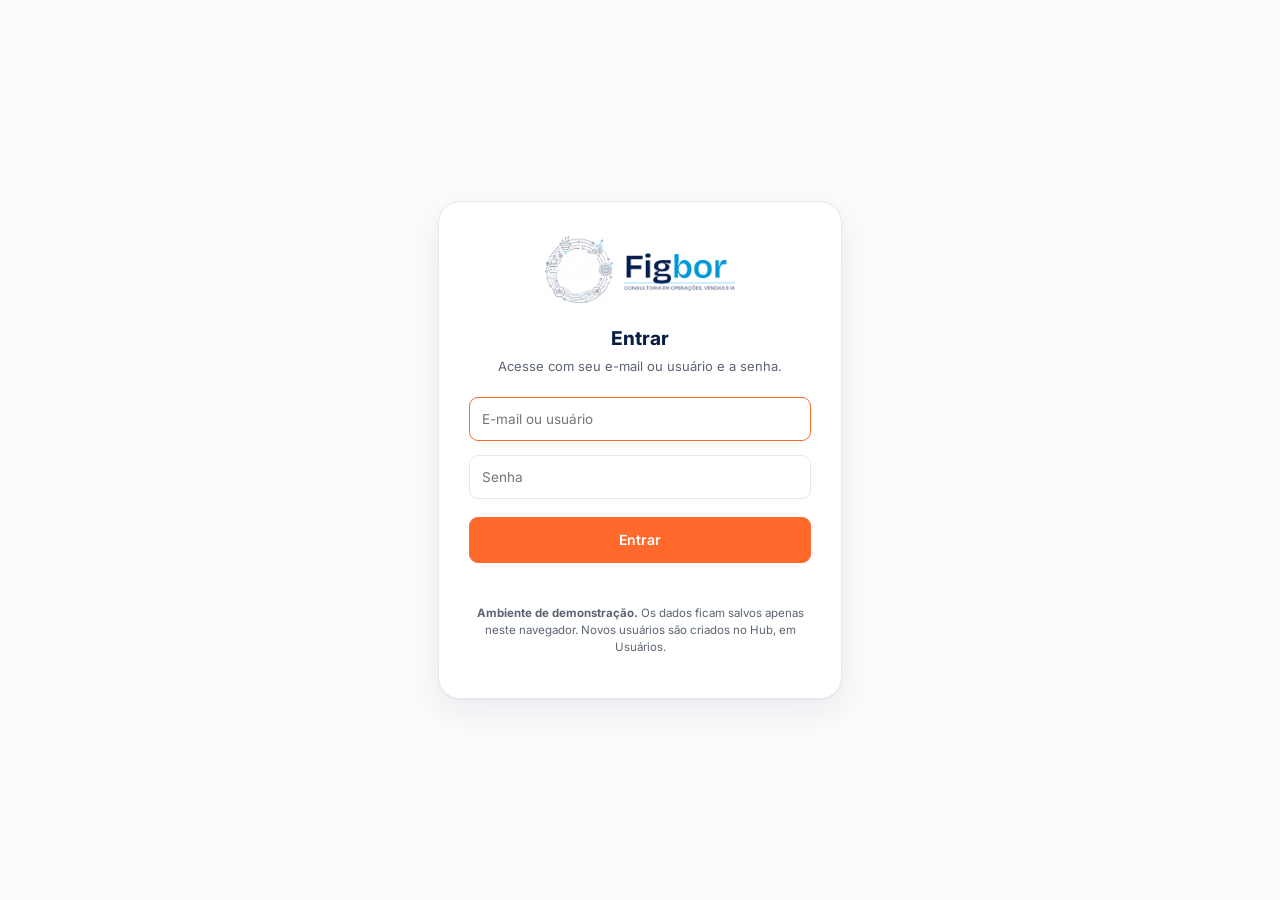
<file: FIGBOR.html>
<!doctype html>
<html lang="pt-BR" data-theme="light">
<head>
<meta charset="utf-8">
<meta name="viewport" content="width=device-width, initial-scale=1">
<meta name="theme-color" content="#0A1F44">
<title>FIGBOR — Hub</title>
<link rel="preconnect" href="https://fonts.googleapis.com">
<link rel="preconnect" href="https://fonts.gstatic.com" crossorigin>
<link href="https://fonts.googleapis.com/css2?family=Inter:wght@400;500;600;700;800&display=swap" rel="stylesheet">
<link rel="stylesheet" href="figbor-core.css">
<style>
  .userrow{display:flex;align-items:center;gap:12px;padding:11px 14px;border:1px solid var(--card-line);border-radius:12px;margin-bottom:8px}
  .userrow .uav{width:34px;height:34px;border-radius:50%;background:var(--navy);color:#fff;display:flex;align-items:center;justify-content:center;font-weight:800;font-size:13px;flex:none}
  .userrow .ui{flex:1;min-width:0}
  .userrow .ui .un{font-weight:600;font-size:13.5px}
  .userrow .ui .uu{font-size:12px;color:var(--page-sub)}
  .ubadge{font-size:10px;font-weight:800;letter-spacing:.05em;text-transform:uppercase;padding:2px 8px;border-radius:999px}
  .ubadge.admin{background:var(--acc);color:#fff} .ubadge.operador{background:var(--chip-bg);color:var(--page-sub)}
  .ubadge.off{background:rgba(217,45,32,.12);color:var(--danger)}
</style>
</head>
<body>
<div id="figChrome"></div>

<main>
  <div class="wrap">
    <div class="hub-hero">
      <div class="kick">Plataforma FIGBOR</div>
      <h1>Bem-vindo ao seu painel</h1>
      <p>Um só lugar para operar toda a empresa. Escolha um módulo para começar — Estoque, Comercial, Produção ou Transporte.</p>
    </div>

    <div class="modgrid" id="modGrid"></div>

    <!-- Usuários (admin) -->
    <section id="usersSection" style="display:none;margin-top:30px">
      <div class="pagehead">
        <div class="ht"><h1 style="font-size:18px">Usuários &amp; acessos</h1><p>Crie e gerencie quem acessa o FIGBOR e cada módulo. Perfis: Admin (tudo) e Operador (operação).</p></div>
        <div class="ha"><button class="btn primary" id="btnOpenUsers">Gerenciar usuários</button></div>
      </div>
    </section>
  </div>
</main>

<footer class="fig-foot"><div class="wrap"><b>FIGBOR</b> — plataforma modular para gestão empresarial. Dados locais neste dispositivo. Inteligência Comercial · IA · Logística · BI · Automação · Software.</div></footer>

<!-- MODAL: usuários -->
<div class="overlay" id="mdUsers">
  <div class="modal" style="max-width:580px">
    <div class="mh"><h3>Gerenciar usuários</h3><button class="xbtn" data-close="mdUsers">×</button></div>
    <div class="mb">
      <div id="usersList"></div>
      <hr style="border:0;border-top:1px solid var(--card-line);margin:16px 0">
      <p class="help"><b>Adicionar usuário</b></p>
      <div class="formgrid">
        <div class="field"><label>Nome</label><input id="nu_nome" placeholder="Nome completo"></div>
        <div class="field"><label>E-mail</label><input id="nu_email" type="email" placeholder="nome@empresa.com"></div>
        <div class="field"><label>Usuário (login)</label><input id="nu_user" placeholder="ex.: joao"></div>
        <div class="field"><label>Perfil</label><select id="nu_role"><option value="operador">Operador</option><option value="admin">Admin</option></select></div>
        <div class="field full"><label>Senha</label><input id="nu_pw" type="password" placeholder="mín. 4 caracteres"></div>
      </div>
      <p class="help" style="margin-top:8px">O usuário entra com <b>e-mail ou usuário</b> + senha. Informe ao menos um dos dois.</p>
      <div class="gerr" id="usersErr" style="text-align:left"></div>
    </div>
    <div class="mf"><button class="btn" data-close="mdUsers">Fechar</button><button class="btn primary" id="btnAddUser">Adicionar usuário</button></div>
  </div>
</div>

<script src="figbor-core.js"></script>
<script>
(function(){
  "use strict";
  var IC_EDIT='<svg viewBox="0 0 24 24" fill="none" stroke="currentColor" stroke-width="2" stroke-linecap="round" stroke-linejoin="round"><path d="M12 20h9"/><path d="M16.5 3.5a2.1 2.1 0 0 1 3 3L7 19l-4 1 1-4z"/></svg>';
  var IC_DEL='<svg viewBox="0 0 24 24" fill="none" stroke="currentColor" stroke-width="2" stroke-linecap="round" stroke-linejoin="round"><path d="M3 6h18M8 6V4h8v2M19 6l-1 14H6L5 6"/></svg>';
  var IC_PWR='<svg viewBox="0 0 24 24" fill="none" stroke="currentColor" stroke-width="2" stroke-linecap="round" stroke-linejoin="round"><path d="M18.36 6.64a9 9 0 1 1-12.73 0"/><line x1="12" y1="2" x2="12" y2="12"/></svg>';

  function renderCards(){
    document.getElementById("modGrid").innerHTML=FIG.MODULES.map(function(m){
      return '<a class="modcard" href="'+m.file+'">'+
        '<div class="ic" style="background:'+m.color+'">'+m.icon+'</div>'+
        '<h3>'+FIG.esc(m.name)+'</h3>'+
        '<p>'+FIG.esc(m.desc)+'</p>'+
        '<span class="go">Abrir módulo →</span>'+
      '</a>';
    }).join("");
  }

  function renderUsers(){
    var me=FIG.auth.currentUser();
    var list=FIG.auth.users();
    var admins=list.filter(function(u){return u.role==="admin"&&u.active;}).length;
    document.getElementById("usersList").innerHTML=list.map(function(u){
      var isMe=me&&u.id===me.id;
      var lastAdmin=(u.role==="admin"&&u.active&&admins<=1);
      return '<div class="userrow"><span class="uav">'+FIG.initials(u.nome)+'</span>'+
        '<div class="ui"><div class="un">'+FIG.esc(u.nome)+(isMe?' <span class="muted">(você)</span>':'')+(u.mustChange?' <span class="tag">senha inicial</span>':'')+'</div>'+
        '<div class="uu">'+(u.username?'@'+FIG.esc(u.username):'')+(u.username&&u.email?' · ':'')+FIG.esc(u.email||'')+'</div></div>'+
        '<span class="ubadge '+(u.active?u.role:'off')+'">'+(u.active?(u.role==='admin'?'Admin':'Operador'):'Inativo')+'</span>'+
        '<div class="rowbtns">'+
          '<button class="mini" data-ureset="'+u.id+'" title="Redefinir senha">'+IC_EDIT+'</button>'+
          (isMe||lastAdmin?'':'<button class="mini" data-utoggle="'+u.id+'" title="'+(u.active?'Desativar':'Ativar')+'">'+IC_PWR+'</button>')+
          (isMe||lastAdmin?'':'<button class="mini" data-udel="'+u.id+'" title="Excluir">'+IC_DEL+'</button>')+
        '</div></div>';
    }).join("");
  }
  function openUsers(){document.getElementById("usersErr").textContent="";renderUsers();FIG.openModal("mdUsers");}

  function wireUsers(){
    document.getElementById("btnOpenUsers").addEventListener("click",openUsers);
    document.getElementById("btnAddUser").addEventListener("click",function(){
      var nome=document.getElementById("nu_nome").value.trim();
      var email=document.getElementById("nu_email").value.trim();
      var user=document.getElementById("nu_user").value.trim();
      var role=document.getElementById("nu_role").value;
      var pw=document.getElementById("nu_pw").value;
      var err=document.getElementById("usersErr");
      if(!nome){err.textContent="Preencha o nome.";return;}
      if(!user&&!email){err.textContent="Informe ao menos um login: e-mail ou usuário.";return;}
      if(email&&!/^[^@\s]+@[^@\s]+\.[^@\s]+$/.test(email)){err.textContent="E-mail inválido.";return;}
      if(user&&FIG.auth.userByName(user)){err.textContent="Já existe um usuário com esse login.";return;}
      if(email&&FIG.auth.userByLogin(email)){err.textContent="Já existe um usuário com esse e-mail.";return;}
      if(pw.length<4){err.textContent="A senha deve ter ao menos 4 caracteres.";return;}
      FIG.auth.hashPw(pw).then(function(h){
        var list=FIG.auth.users();
        list.push({id:FIG.uid("u"),nome:nome,username:user,email:email,role:role,salt:h.salt,hash:h.hash,algo:h.algo,active:true,createdAt:FIG.nowStamp()});
        FIG.auth.saveUsers(list);err.textContent="";
        ["nu_nome","nu_email","nu_user","nu_pw"].forEach(function(id){document.getElementById(id).value="";});
        renderUsers();FIG.toast("Usuário adicionado.");
      });
    });
    document.getElementById("mdUsers").addEventListener("click",function(e){
      var rs=e.target.closest("[data-ureset]");if(rs){var u=FIG.auth.userById(rs.getAttribute("data-ureset"));if(!u)return;
        var np=prompt("Nova senha para "+u.nome+" (mín. 4):");if(np==null)return;if(np.length<4){alert("Senha muito curta.");return;}
        FIG.auth.hashPw(np).then(function(h){FIG.auth.updateUser(u.id,{hash:h.hash,salt:h.salt,algo:h.algo,mustChange:false});renderUsers();FIG.toast("Senha redefinida.");});return;}
      var tg=e.target.closest("[data-utoggle]");if(tg){var u2=FIG.auth.userById(tg.getAttribute("data-utoggle"));if(!u2)return;
        FIG.auth.updateUser(u2.id,{active:!u2.active});renderUsers();FIG.toast(!u2.active?"Usuário ativado.":"Usuário desativado.");return;}
      var dl=e.target.closest("[data-udel]");if(dl){var u3=FIG.auth.userById(dl.getAttribute("data-udel"));if(!u3)return;
        if(confirm("Excluir o usuário "+u3.nome+"?")){FIG.auth.saveUsers(FIG.auth.users().filter(function(x){return x.id!==u3.id;}));renderUsers();FIG.toast("Usuário excluído.");}return;}
    });
  }

  FIG.requireAuth(function(user){
    var actions=FIG.auth.isAdmin()?'<button class="btn" id="btnUsersTop"><svg viewBox="0 0 24 24" fill="none" stroke="currentColor" stroke-width="2" stroke-linecap="round" stroke-linejoin="round"><path d="M17 21v-2a4 4 0 0 0-4-4H5a4 4 0 0 0-4 4v2"/><circle cx="9" cy="7" r="4"/><path d="M23 21v-2a4 4 0 0 0-3-3.87"/><path d="M16 3.13a4 4 0 0 1 0 7.75"/></svg><span class="lbl">Usuários</span></button>':'';
    FIG.mountChrome({module:null,actions:actions});
    renderCards();
    FIG.wireModals();
    wireUsers();
    if(FIG.auth.isAdmin()){
      document.getElementById("usersSection").style.display="";
      var bt=document.getElementById("btnUsersTop");if(bt)bt.addEventListener("click",openUsers);
    }
  });
})();
</script>
</body>
</html>
</file>
<file: figbor-core.css>
/* ==========================================================================
   FIGBOR — Núcleo de design compartilhado (hub + módulos)
   Zero dependências. Tema claro/escuro. Marca: navy + laranja, fonte Inter.
   ========================================================================== */
:root{
  --navy:#0A1F44; --navy-deep:#06152F; --navy-2:#12305C; --graphite:#2B2F36; --slate:#5B6472;
  --white:#FFFFFF; --offwhite:#F5F6F8; --line:#E7E9EE; --acc:#FF6A2C; --acc-2:#E85717;
  --ok:#1E9E5A; --warn:#E8A317; --info:#2E6BB8; --danger:#D92D20; --violet:#8A5CF6;
  --page-bg:#FBFBFC; --page-fg:#0A1F44; --page-sub:#5B6472;
  --card-bg:#FFFFFF; --card-line:#E7E9EE; --chip-bg:#F1F2F6; --track:#EEF0F4;
  --shadow:0 1px 2px rgba(10,31,68,.05),0 12px 32px rgba(10,31,68,.07);
  --radius:16px;
}
html[data-theme="dark"]{
  --page-bg:#06152F; --page-fg:#EEF2F8; --page-sub:#9DA9BD;
  --card-bg:#0C2149; --card-line:#1B3462; --chip-bg:#122a55; --track:#12305C;
  --shadow:0 1px 2px rgba(0,0,0,.3),0 18px 40px rgba(0,0,0,.35);
}
*{box-sizing:border-box}
html,body{margin:0}
body{
  background:var(--page-bg);color:var(--page-fg);
  font-family:'Inter',system-ui,-apple-system,Segoe UI,Roboto,Helvetica,Arial,sans-serif;
  -webkit-font-smoothing:antialiased;text-rendering:optimizeLegibility;
  transition:background .3s ease,color .3s ease;line-height:1.5;
}
a{color:inherit}
.wrap{max-width:1240px;margin:0 auto;padding:0 24px}
.muted{color:var(--page-sub)}
.mono{font-family:ui-monospace,SFMono-Regular,Menlo,monospace;font-size:12px}
.right{text-align:right}
.spacer{flex:1}

/* symbol */
.fig-sym{display:inline-block;line-height:0}
.fig-sym svg{width:100%;height:100%;display:block;overflow:visible}

/* ---------- top chrome ---------- */
header.fig-top{position:sticky;top:0;z-index:50;backdrop-filter:saturate(1.4) blur(10px);
  background:color-mix(in srgb,var(--page-bg) 84%,transparent);border-bottom:1px solid var(--card-line)}
.fig-top .wrap{display:flex;align-items:center;gap:14px;height:62px}
.fig-brand{display:flex;align-items:center;gap:11px;text-decoration:none;cursor:pointer}
.fig-brand .mk{width:28px;height:28px}
.fig-wm{font-weight:800;letter-spacing:.1em;text-transform:uppercase;color:var(--page-fg);line-height:1;white-space:nowrap;font-size:16px;font-family:'Montserrat','Inter',sans-serif}
/* cores oficiais do brandbook: marinho + ciano. O azul/laranja que estava aqui
   era da marca antiga, a mesma do figbor-lockup.png que saiu. */
.fig-wm .wfig{color:var(--page-fg)} .fig-wm .wbor{color:#0097D6}
.fig-brand img.mk{object-fit:contain}
.gate .gbrand img.gate-logo{width:190px;max-width:72%;height:auto;display:block;margin:0 auto 2px}
/* A marca vem em duas artes e o tema escolhe uma — trocar o src no clique
   faria a marca piscar a cada troca de tema.
   Os seletores são longos de propósito: ".gate .gbrand img.gate-logo" acima
   já crava display:block e ganha de ".neg-art" sozinho. Com uma classe só,
   as DUAS artes apareciam lado a lado e vazavam para fora do cartão. */
.gate .gbrand img.neg-art,
.fig-brand img.neg-art{display:none}
html[data-theme="dark"] .gate .gbrand img.dia-art,
html[data-theme="dark"] .fig-brand img.dia-art{display:none}
html[data-theme="dark"] .gate .gbrand img.neg-art{display:block}
html[data-theme="dark"] .fig-brand img.neg-art{display:inline-block}
.fig-mod{font-size:10.5px;font-weight:700;letter-spacing:.14em;text-transform:uppercase;color:var(--acc);
  border:1px solid var(--acc);border-radius:5px;padding:2px 7px}
.fig-modnav{display:flex;gap:2px;margin-left:6px;overflow:auto}
.fig-modnav a{display:inline-flex;align-items:center;gap:7px;font-size:13px;font-weight:600;color:var(--page-sub);
  text-decoration:none;padding:8px 12px;border-radius:9px;white-space:nowrap}
.fig-modnav a:hover{background:var(--chip-bg);color:var(--page-fg)}
.fig-modnav a.on{background:var(--chip-bg);color:var(--page-fg)}
.fig-modnav a .d{width:8px;height:8px;border-radius:50%;flex:none}
.fig-actions{margin-left:auto;display:flex;gap:8px;align-items:center}
@media(max-width:1080px){.fig-modnav a span{display:none}}

/* ---------- buttons ---------- */
.btn{border:1px solid var(--card-line);background:var(--card-bg);color:var(--page-fg);height:36px;padding:0 14px;
  border-radius:9px;font:inherit;font-size:13px;font-weight:600;cursor:pointer;display:inline-flex;align-items:center;
  gap:7px;white-space:nowrap;transition:border-color .15s,background .15s;text-decoration:none}
.btn:hover{border-color:var(--acc)}
.btn.primary{background:var(--acc);border-color:var(--acc);color:#fff}
.btn.primary:hover{background:var(--acc-2);border-color:var(--acc-2)}
.btn.ghost{border-color:transparent;background:transparent;color:var(--page-sub)}
.btn.ghost:hover{background:var(--chip-bg);color:var(--page-fg)}
.btn svg{width:15px;height:15px}
.icon-btn{width:36px;height:36px;padding:0;justify-content:center}
.btn.sm{height:30px;padding:0 10px;font-size:12px}

/* user chip */
.userchip{display:flex;align-items:center;gap:8px;background:var(--chip-bg);border:1px solid var(--card-line);
  border-radius:999px;padding:4px 6px 4px 12px;font-size:12.5px;font-weight:600;white-space:nowrap}
.userchip .uav{width:26px;height:26px;border-radius:50%;background:var(--navy);color:#fff;display:flex;align-items:center;justify-content:center;font-size:11px;font-weight:800}
.userchip .urole{font-size:10px;font-weight:700;letter-spacing:.06em;text-transform:uppercase;color:var(--acc)}
@media(max-width:1080px){.userchip .uname,.userchip .urole{display:none}.userchip{padding:4px}}

/* ---------- page + cards ---------- */
main{padding:26px 0 70px}
.pagehead{margin:2px 0 20px;display:flex;align-items:flex-start;gap:16px;flex-wrap:wrap}
.pagehead .ht{flex:1;min-width:260px}
.pagehead h1{font-size:22px;font-weight:750;letter-spacing:-.01em;margin:0}
.pagehead p{margin:5px 0 0;color:var(--page-sub);font-size:13.5px;max-width:820px}
.pagehead .ha{display:flex;gap:8px;flex-wrap:wrap}
.card{background:var(--card-bg);border:1px solid var(--card-line);border-radius:var(--radius);box-shadow:var(--shadow)}
.card .ch{padding:16px 18px 0;display:flex;align-items:center;justify-content:space-between}
.card .ch h3{margin:0;font-size:15px;font-weight:700}
.card .ch .hint{font-size:12px;color:var(--page-sub)}
.card .cb{padding:16px 18px 18px}

/* KPIs */
.kpis{display:grid;grid-template-columns:repeat(4,1fr);gap:14px}
@media(max-width:900px){.kpis{grid-template-columns:repeat(2,1fr)}}
@media(max-width:520px){.kpis{grid-template-columns:1fr}}
.kpi{background:var(--card-bg);border:1px solid var(--card-line);border-radius:15px;padding:16px;box-shadow:var(--shadow);position:relative;overflow:hidden}
.kpi .lab{font-size:11.5px;font-weight:600;color:var(--page-sub);letter-spacing:.02em;text-transform:uppercase}
.kpi .val{font-size:27px;font-weight:800;letter-spacing:-.02em;margin-top:7px;line-height:1}
.kpi .cap{font-size:11.5px;color:var(--page-sub);margin-top:5px}
.kpi .rail{position:absolute;left:0;top:0;bottom:0;width:4px;background:var(--acc)}
.kpi.ok .rail{background:var(--ok)} .kpi.ok .val{color:var(--ok)}
.kpi.warn .rail{background:var(--warn)} .kpi.warn .val{color:var(--warn)}
.kpi.info .rail{background:var(--info)} .kpi.info .val{color:var(--info)}
.kpi.danger .rail{background:var(--danger)} .kpi.danger .val{color:var(--danger)}
.kpi.violet .rail{background:var(--violet)} .kpi.violet .val{color:var(--violet)}

.grid2{display:grid;grid-template-columns:1fr 1fr;gap:16px}
@media(max-width:900px){.grid2{grid-template-columns:1fr}}
.mt16{margin-top:16px}

/* toolbar + inputs */
.toolbar{display:flex;gap:10px;flex-wrap:wrap;align-items:center;margin-bottom:14px}
.search{position:relative;flex:1;min-width:200px}
.search svg{position:absolute;left:12px;top:50%;transform:translateY(-50%);width:15px;height:15px;color:var(--page-sub);opacity:.7}
input,select,textarea{font:inherit;color:var(--page-fg);background:var(--card-bg);border:1px solid var(--card-line);
  border-radius:9px;height:38px;padding:0 12px;font-size:13.5px;outline:none}
textarea{height:auto;padding:9px 12px;resize:vertical;min-height:64px}
input:focus,select:focus,textarea:focus{border-color:var(--acc)}
.search input{width:100%;padding-left:34px}
select{cursor:pointer;padding-right:30px}

/* table */
.tblwrap{overflow:auto;border:1px solid var(--card-line);border-radius:14px;background:var(--card-bg);box-shadow:var(--shadow)}
table{width:100%;border-collapse:collapse;font-size:13px}
thead th{position:sticky;top:0;background:var(--card-bg);text-align:left;font-size:11px;font-weight:700;letter-spacing:.04em;
  text-transform:uppercase;color:var(--page-sub);padding:12px 14px;border-bottom:1px solid var(--card-line);white-space:nowrap}
tbody td{padding:11px 14px;border-bottom:1px solid var(--card-line);vertical-align:middle}
tbody tr:last-child td{border-bottom:0}
tbody tr:hover{background:var(--chip-bg)}
td.num,th.num{text-align:right;font-variant-numeric:tabular-nums}
.prod{font-weight:600}
.rowbtns{display:flex;gap:6px;justify-content:flex-end}
.mini{border:1px solid var(--card-line);background:var(--card-bg);color:var(--page-sub);border-radius:7px;height:30px;width:30px;
  display:inline-flex;align-items:center;justify-content:center;cursor:pointer}
.mini:hover{border-color:var(--acc);color:var(--acc)}
.mini svg{width:15px;height:15px}

/* badges */
.badge{display:inline-flex;align-items:center;gap:5px;font-size:11px;font-weight:700;padding:3px 9px;border-radius:999px;color:#fff;white-space:nowrap}
.badge.ok{background:var(--ok)} .badge.warn{background:var(--warn)} .badge.info{background:var(--info)}
.badge.danger{background:var(--danger)} .badge.violet{background:var(--violet)} .badge.slate{background:var(--slate)}
.tag{display:inline-flex;align-items:center;gap:5px;font-size:10.5px;font-weight:700;text-transform:uppercase;letter-spacing:.05em;
  padding:2px 7px;border-radius:5px;background:var(--chip-bg);color:var(--page-sub)}

/* bars */
.bars{display:flex;flex-direction:column;gap:11px}
.bar{display:grid;grid-template-columns:120px 1fr auto;align-items:center;gap:12px}
.bar .bl{font-size:12.5px;font-weight:600}
.bar .bt{height:14px;background:var(--track);border-radius:8px;overflow:hidden}
.bar .bf{height:100%;border-radius:8px;min-width:2px;transition:width .5s ease;background:var(--acc)}
.bar .bn{font-size:12.5px;font-weight:700;color:var(--page-sub);min-width:64px;text-align:right}

.empty{text-align:center;padding:54px 20px;color:var(--page-sub)}
.empty b{color:var(--page-fg);display:block;font-size:15px;margin-bottom:3px}

/* ---------- modal ---------- */
.overlay{position:fixed;inset:0;background:rgba(6,21,47,.55);backdrop-filter:blur(3px);z-index:100;display:none;
  align-items:flex-start;justify-content:center;padding:40px 18px;overflow:auto}
.overlay.open{display:flex}
.modal{background:var(--card-bg);border:1px solid var(--card-line);border-radius:18px;box-shadow:0 30px 80px rgba(6,21,47,.4);width:100%;max-width:600px;overflow:hidden}
.modal .mh{display:flex;align-items:center;justify-content:space-between;padding:18px 22px;border-bottom:1px solid var(--card-line)}
.modal .mh h3{margin:0;font-size:17px;font-weight:750}
.modal .mb{padding:20px 22px}
.modal .mf{padding:16px 22px;border-top:1px solid var(--card-line);display:flex;gap:10px;justify-content:flex-end}
.formgrid{display:grid;grid-template-columns:1fr 1fr;gap:14px}
@media(max-width:560px){.formgrid{grid-template-columns:1fr}}
.field{display:flex;flex-direction:column;gap:6px}
.field.full{grid-column:1/-1}
.field label{font-size:12px;font-weight:600;color:var(--page-sub)}
.field label .req{color:var(--acc)}
.field input,.field select{height:40px}
.help{font-size:12px;color:var(--page-sub)}
.xbtn{border:0;background:transparent;color:var(--page-sub);cursor:pointer;font-size:22px;line-height:1;padding:2px 6px;border-radius:6px}
.xbtn:hover{color:var(--page-fg);background:var(--chip-bg)}

/* ---------- gate (login) ---------- */
.gate{position:fixed;inset:0;z-index:300;background:var(--page-bg);display:none;align-items:center;justify-content:center;padding:24px}
.gate.open{display:flex}
.gatecard{width:100%;max-width:404px;background:var(--card-bg);border:1px solid var(--card-line);border-radius:22px;box-shadow:var(--shadow);padding:34px 30px 30px}
.gate .gbrand{display:flex;align-items:center;gap:12px;justify-content:center}
.gate .gbrand .mk{width:42px;height:42px}
.gate .gbrand .fig-wm{font-size:26px}
.gate h2{text-align:center;font-size:19px;font-weight:750;margin:20px 0 4px}
.gate .gsub{text-align:center;color:var(--page-sub);font-size:13px;margin:0 0 20px}
.gate .field{margin-bottom:14px}
.gate .field input{height:44px;width:100%}
.gate .btn.primary{width:100%;justify-content:center;height:46px;margin-top:4px;font-size:14px}
.gate .gerr{color:var(--danger);font-size:12.5px;font-weight:600;min-height:18px;text-align:center;margin-top:8px}
.gate .gnote{font-size:11.5px;color:var(--page-sub);text-align:center;margin-top:16px;line-height:1.5}

/* toast */
#figToast{position:fixed;bottom:22px;left:50%;transform:translateX(-50%) translateY(24px);opacity:0;pointer-events:none;
  background:var(--navy);color:#fff;padding:12px 18px;border-radius:12px;font-size:13.5px;font-weight:600;z-index:400;
  box-shadow:0 12px 34px rgba(6,21,47,.4);transition:opacity .25s,transform .25s;max-width:90vw}
#figToast.show{opacity:1;transform:translateX(-50%) translateY(0)}
html[data-theme="dark"] #figToast{background:var(--acc)}

/* ---------- hub home ---------- */
.hub-hero{padding:36px 0 8px}
.hub-hero .kick{font-size:12.5px;font-weight:700;letter-spacing:.14em;text-transform:uppercase;color:var(--acc)}
.hub-hero h1{font-size:clamp(26px,4vw,40px);font-weight:800;letter-spacing:-.02em;margin:10px 0 0}
.hub-hero p{color:var(--page-sub);font-size:15px;max-width:640px;margin:12px 0 0}
.modgrid{display:grid;grid-template-columns:repeat(2,1fr);gap:18px;margin-top:26px}
@media(max-width:820px){.modgrid{grid-template-columns:1fr}}
.modcard{display:flex;flex-direction:column;gap:14px;background:var(--card-bg);border:1px solid var(--card-line);
  border-radius:20px;padding:24px;box-shadow:var(--shadow);text-decoration:none;transition:transform .15s,border-color .15s,box-shadow .15s;position:relative;overflow:hidden}
.modcard:hover{transform:translateY(-3px);border-color:var(--acc)}
.modcard .ic{width:52px;height:52px;border-radius:14px;display:flex;align-items:center;justify-content:center;color:#fff}
.modcard .ic svg{width:26px;height:26px}
.modcard h3{margin:0;font-size:20px;font-weight:750;display:flex;align-items:center;gap:10px}
.modcard p{margin:0;color:var(--page-sub);font-size:13.5px}
.modcard .go{margin-top:auto;font-size:13px;font-weight:700;color:var(--acc);display:inline-flex;align-items:center;gap:6px}
.modcard .soon{font-size:10px;font-weight:800;letter-spacing:.06em;text-transform:uppercase;background:var(--chip-bg);color:var(--page-sub);padding:2px 8px;border-radius:999px}

footer.fig-foot{color:var(--page-sub);font-size:12.5px;border-top:1px solid var(--card-line);margin-top:12px;padding:22px 0 40px}
footer.fig-foot b{color:var(--page-fg)}
</file>
